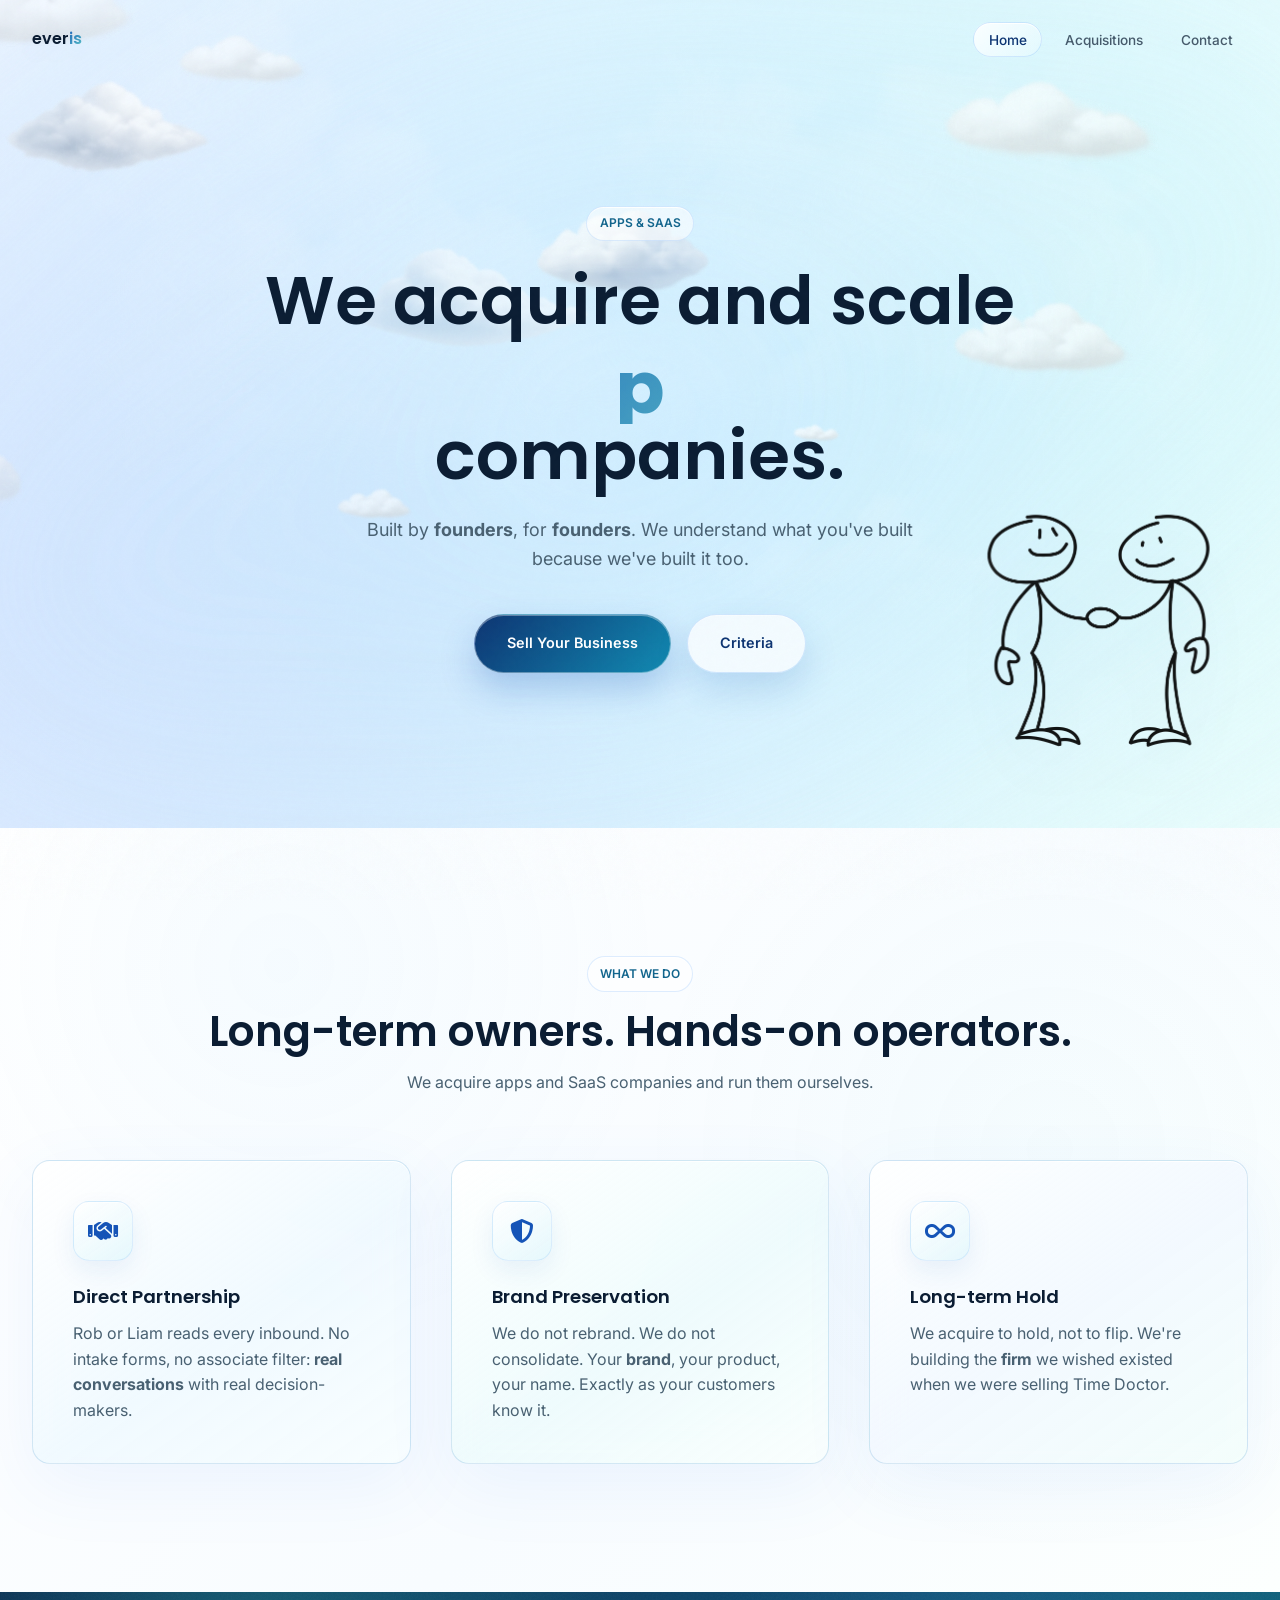
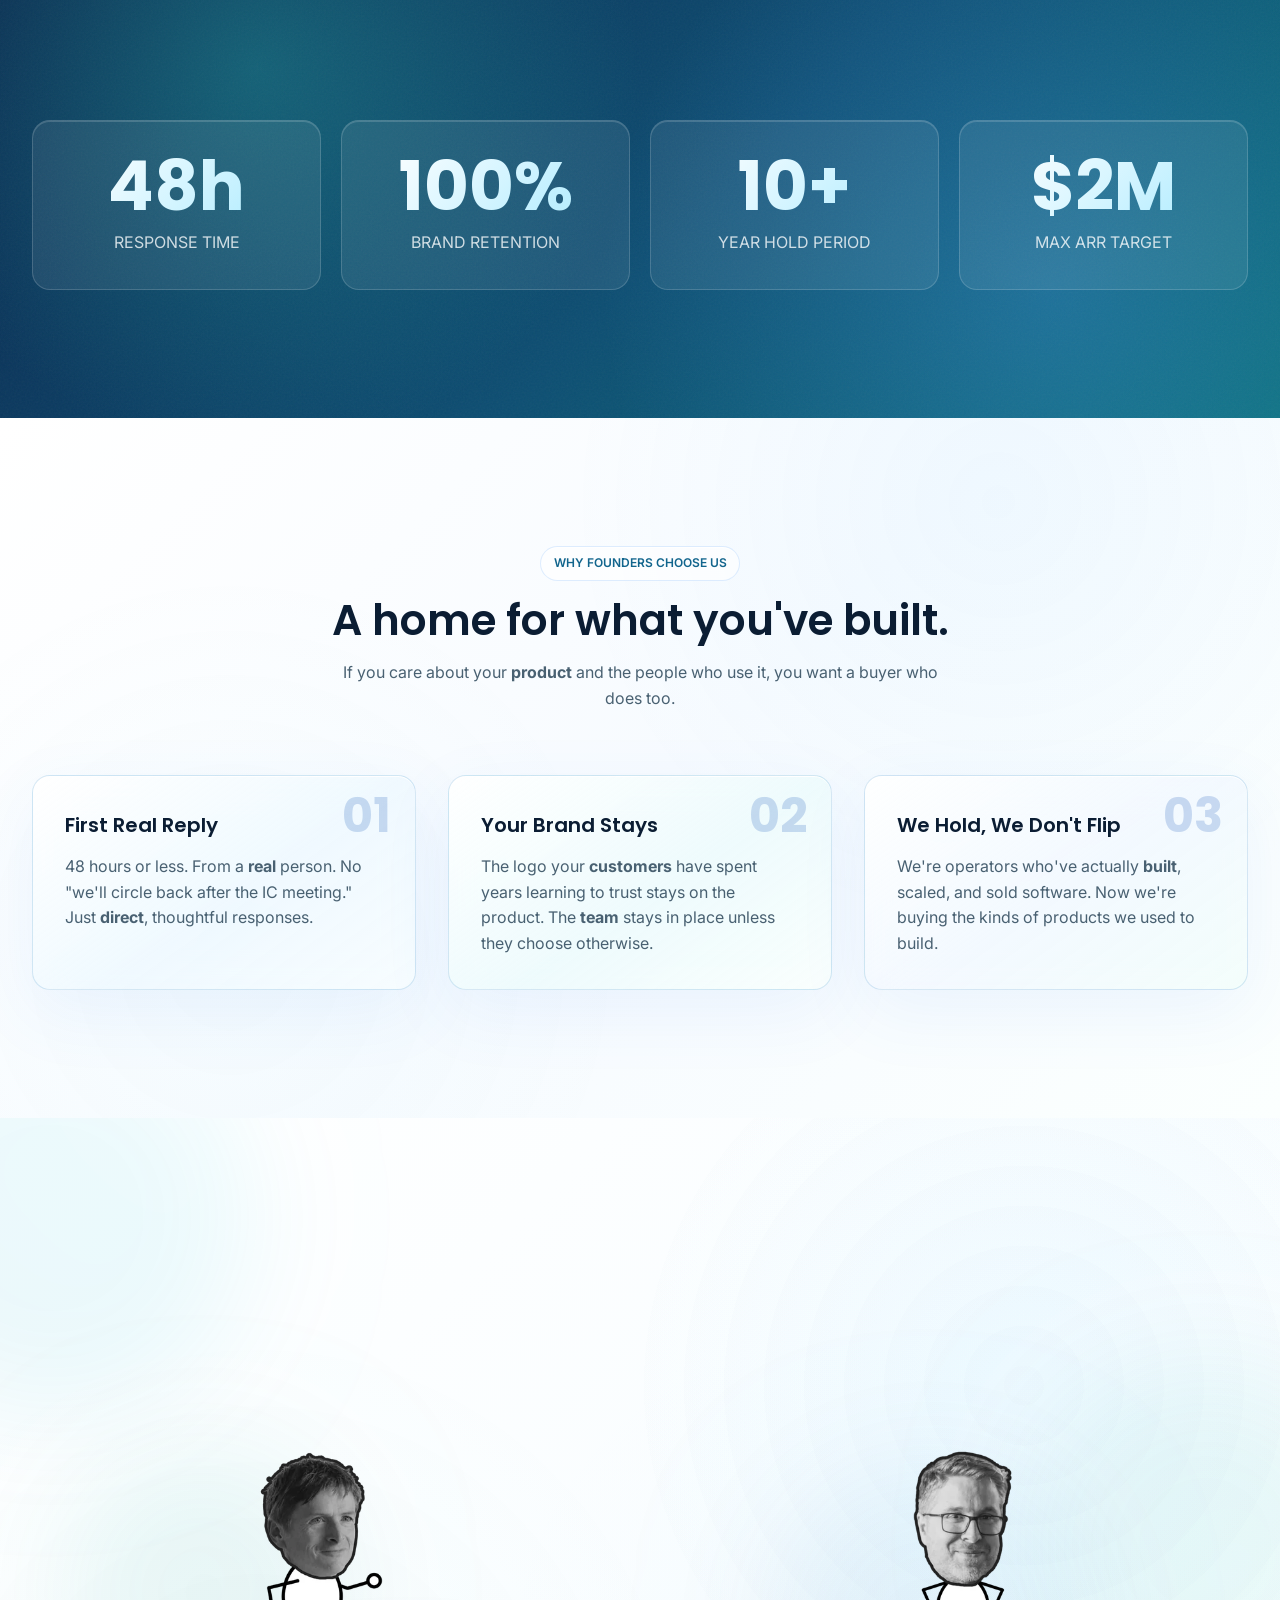
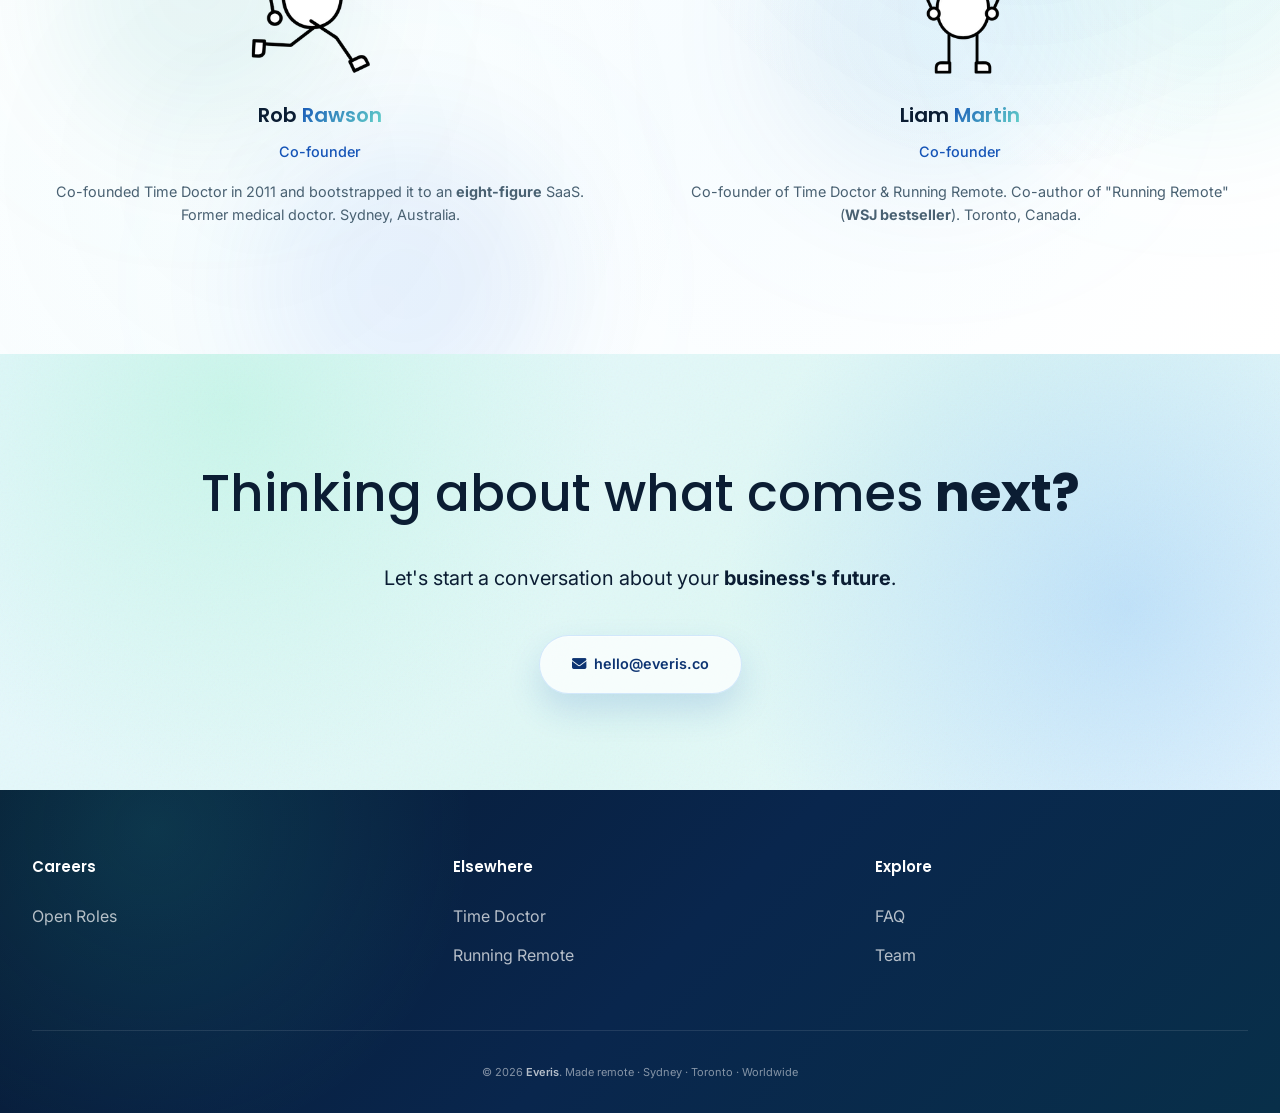
<file: index.html>
<!DOCTYPE html>
<html lang="en">
<head>
<meta charset="UTF-8" />
<meta name="viewport" content="width=device-width, initial-scale=1.0" />
<meta name="description" content="Everis acquires profitable apps and SaaS from founders ready for what's next." />
<meta property="og:title" content="Everis" />
<meta property="og:description" content="We acquire and grow exceptional SaaS companies. From founder-led innovation to enterprise-grade growth." />
<title>Everis. Acquirer of apps and SaaS businesses.</title>
<link rel="icon" type="image/svg+xml" href="favicon.svg" />
<link rel="preconnect" href="https://fonts.googleapis.com" />
<link rel="preconnect" href="https://fonts.gstatic.com" crossorigin />
<link href="https://fonts.googleapis.com/css2?family=Poppins:wght@300;400;500;600;700;800&family=Inter:wght@300;400;500;600&display=swap" rel="stylesheet" />
<link rel="stylesheet" href="https://cdnjs.cloudflare.com/ajax/libs/font-awesome/6.4.0/css/all.min.css" />
<style>
:root {
  --primary: #1e40af;
  --primary-light: #3b82f6;
  --primary-dark: #1e3a8a;
  --secondary: #2563eb;
  --secondary-light: #60a5fa;
  --accent: #60a5fa;
  --bg-hero: #f8fafc;
  --bg-light: #FFFFFF;
  --bg-soft: #f1f5f9;
  --bg-gradient: linear-gradient(135deg, #eff6ff 0%, #f8fafc 50%, #f0f9ff 100%);
  --text-primary: #0F172A;
  --text-secondary: #475569;
  --text-muted: #94A3B8;
  --border: #E2E8F0;
  --shadow-sm: 0 1px 2px rgba(0,0,0,0.05);
  --shadow-md: 0 4px 6px -1px rgba(0,0,0,0.1);
  --shadow-lg: 0 10px 15px -3px rgba(0,0,0,0.1);
  --shadow-xl: 0 20px 25px -5px rgba(0,0,0,0.1);
  --font-heading: 'Poppins', sans-serif;
  --font-body: 'Inter', sans-serif;
  --nav-h: 70px;
  --container: 1280px;
}

*, *::before, *::after {
  box-sizing: border-box;
  margin: 0;
  padding: 0;
}

html {
  scroll-behavior: smooth;
  -webkit-font-smoothing: antialiased;
  -moz-osx-font-smoothing: grayscale;
  text-rendering: optimizeLegibility;
}

body {
  font-family: var(--font-body);
  font-size: 16px;
  line-height: 1.7;
  color: var(--text-primary);
  background: var(--bg-light);
  overflow-x: hidden;
}

/* Scrollbar Styling */
::-webkit-scrollbar {
  width: 8px;
}

::-webkit-scrollbar-track {
  background: rgba(226, 232, 240, 0.3);
}

::-webkit-scrollbar-thumb {
  background: linear-gradient(45deg, var(--primary), var(--secondary), var(--accent));
  border-radius: 4px;
}

::-webkit-scrollbar-thumb:hover {
  background: linear-gradient(45deg, var(--primary-dark), var(--primary), var(--secondary));
}

/* Animated Gradient Backgrounds */
.gradient-animated {
  background: linear-gradient(-45deg, #E0F2FE, #F0FDFA, #F5F3FF, #E0E7FF);
  background-size: 400% 400%;
  animation: gradientShift 15s ease infinite;
}

@keyframes gradientShift {
  0% { background-position: 0% 50%; }
  50% { background-position: 100% 50%; }
  100% { background-position: 0% 50%; }
}

/* Scroll Progress */
.scroll-progress {
  position: fixed;
  top: 0;
  left: 0;
  height: 3px;
  background: linear-gradient(90deg, var(--primary), var(--secondary), var(--accent));
  width: 100%;
  z-index: 9999;
  transform: scaleX(0);
  transform-origin: left center;
  transition: transform 0.1s linear;
  box-shadow: 0 0 20px rgba(14, 165, 233, 0.5);
}

/* Navigation */
nav {
  position: fixed;
  top: 0;
  left: 0;
  right: 0;
  height: var(--nav-h);
  z-index: 10000;
  transition: all 0.3s ease;
  background: #f8fafc;
  backdrop-filter: none;
  -webkit-backdrop-filter: none;
  border-bottom: none;
}

nav.scrolled {
  background: var(--bg-hero);
  box-shadow: none;
}

nav .container {
  max-width: var(--container);
  margin: 0 auto;
  padding: 0 2rem;
  height: 100%;
  display: flex;
  align-items: center;
  justify-content: space-between;
}

.logo {
  font-family: var(--font-heading);
  font-weight: 600;
  font-size: 1.25rem;
  color: var(--text-primary);
  text-decoration: none;
  display: flex;
  align-items: center;
  gap: 0.5rem;
  transition: transform 0.3s ease;
}

.logo:hover {
  transform: scale(1.02);
}

.nav-links {
  display: flex;
  align-items: center;
  gap: 2.5rem;
  list-style: none;
}

.nav-links a {
  font-family: var(--font-body);
  font-size: 0.85rem;
  font-weight: 500;
  color: var(--text-secondary);
  text-decoration: none;
  position: relative;
  transition: all 0.3s ease;
}

.nav-links a {
  padding: 0.5rem 1rem;
  border-radius: 8px;
  transition: all 0.3s ease;
}

.nav-links a:hover {
  color: var(--primary);
  background: rgba(14, 165, 233, 0.1);
}

.nav-links a.active {
  color: var(--primary);
}

.nav-cta {
  background: linear-gradient(-45deg, #70b5e7, #3b82f6, #60a5fa, #70b5e7);
  background-size: 300% 300%;
  animation: gradientShift 5s ease infinite;
  color: #ffffff;
  padding: 0.6rem 1.25rem;
  border-radius: 50px;
  font-weight: 600;
  display: flex;
  align-items: center;
  gap: 0.5rem;
  transition: all 0.3s ease;
  box-shadow: 0 4px 15px rgba(14, 165, 233, 0.3);
  font-size: 0.8rem;
}

.nav-cta:hover {
  transform: translateY(-2px);
  box-shadow: 0 8px 25px rgba(14, 165, 233, 0.4);
}

.nav-cta i {
  transition: transform 0.3s ease;
}

.nav-cta:hover i {
  transform: translateX(3px);
}

.mobile-toggle {
  display: none;
  background: none;
  border: none;
  font-size: 1.5rem;
  color: var(--text-primary);
  cursor: pointer;
}

/* Hero Section */
.hero {
  min-height: 100vh;
  display: flex;
  align-items: center;
  background: var(--bg-hero);
  position: relative;
  overflow: hidden;
  padding-top: var(--nav-h);
  padding-bottom: 3rem;
}

.hero-bg {
  position: absolute;
  inset: -50%;
  z-index: 0;

  background:
    radial-gradient(circle at 30% 60%, rgba(200, 220, 255, 0.8), transparent 45%),
    radial-gradient(circle at 50% 50%, rgba(200, 240, 250, 0.75), transparent 50%),
    radial-gradient(circle at 70% 40%, rgba(220, 250, 250, 0.7), transparent 55%);

  filter: blur(90px) saturate(1.15);
  opacity: 0.9;

  transform: translate3d(0,0,0) scale(1.1);
  transition: transform 0.25s ease-out;
}

/* Premium Atmospheric Cloud System */
.clouds-container {
  position: absolute;
  top: -20%;
  left: 0;
  right: 0;
  bottom: 0;
  pointer-events: none;
  overflow: hidden;
  z-index: 5;
}

.cloud-layer {
  position: absolute;
  width: 100%;
  height: 100%;
}

.cloud {
  position: absolute;
  background-size: contain;
  background-repeat: no-repeat;
  background-position: center;
  filter: blur(1px);
  transition: transform 0.3s ease;
  box-shadow: none;
}

/* Background Haze Layer */
.cloud-layer-1 {
  z-index: 5;
}

.cloud-layer-1 .cloud-1 {
  width: 100vw;
  height: 100vh;
  top: 0;
  left: 0;
  background-image: url('clouds/background cloud make low opacity.png');
  opacity: 0.154;
  animation: cloud-1-1 65s linear infinite;
}

/* Wispy Horizontal Clouds */
.cloud-layer-2 {
  z-index: 10;
}

.cloud-layer-2 .cloud-1 {
  width: 450px;
  height: 180px;
  top: 5%;
  left: -20%;
  background-image: url('clouds/cropped 2.png');
  opacity: 0.266;
  animation: cloud-2-1 58.5s linear infinite;
}

.cloud-layer-2 .cloud-2 {
  width: 250px;
  height: 100px;
  top: 18%;
  left: 10%;
  background-image: url('clouds/cropped 4.png');
  opacity: 0.298;
  animation: cloud-2-2 61.75s linear infinite;
  z-index: 600;
}

.cloud-layer-2 .cloud-3 {
  width: 280px;
  height: 110px;
  top: 2%;
  left: 40%;
  background-image: url('clouds/cropped 6.png');
  opacity: 0.338;
  animation: cloud-2-3 55.25s linear infinite;
}

.cloud-layer-2 .cloud-4 {
  width: 320px;
  height: 130px;
  top: 22%;
  left: 70%;
  background-image: url('clouds/cropped 8.png');
  opacity: 0.37;
  animation: cloud-2-4 52s linear infinite;
}

/* Duplicate clouds for continuous coverage */
.cloud-layer-2 .cloud-1-duplicate {
  width: 450px;
  height: 180px;
  top: 5%;
  left: -20%;
  background-image: url('clouds/cropped 2.png');
  opacity: 0.266;
  animation: cloud-2-1 58.5s linear infinite;
  animation-delay: 29.25s;
}

.cloud-layer-2 .cloud-2-duplicate {
  width: 250px;
  height: 100px;
  top: 18%;
  left: 10%;
  background-image: url('clouds/cropped 4.png');
  opacity: 0.298;
  animation: cloud-2-2 61.75s linear infinite;
  animation-delay: 30.875s;
  z-index: 600;
}

.cloud-layer-2 .cloud-3-duplicate {
  width: 280px;
  height: 110px;
  top: 2%;
  left: 40%;
  background-image: url('clouds/cropped 6.png');
  opacity: 0.338;
  animation: cloud-2-3 55.25s linear infinite;
  animation-delay: 27.625s;
}

.cloud-layer-2 .cloud-4-duplicate {
  width: 320px;
  height: 130px;
  top: 22%;
  left: 70%;
  background-image: url('clouds/cropped 8.png');
  opacity: 0.37;
  animation: cloud-2-4 52s linear infinite;
  animation-delay: 26s;
}

/* Midground Clouds */
.cloud-layer-3 {
  z-index: 15;
}

.cloud-layer-3 .cloud-1 {
  width: 600px;
  height: 240px;
  top: 18%;
  left: -15%;
  background-image: url('clouds/cropped 11 grey blue shadow.png');
  opacity: 0.418;
  animation: cloud-3-1 48.75s linear infinite;
}

.cloud-layer-3 .cloud-2 {
  width: 350px;
  height: 140px;
  top: 35%;
  left: 35%;
  background-image: url('clouds/cropped blue shadow 9.png');
  opacity: 0.418;
  animation: cloud-3-2 52s linear infinite;
}

.cloud-layer-3 .cloud-3 {
  width: 280px;
  height: 112px;
  top: 45%;
  left: 70%;
  background-image: url('clouds/cropped 7.png');
  opacity: 0.362;
  animation: cloud-3-3 50.375s linear infinite;
}

/* Duplicate clouds for continuous coverage */
.cloud-layer-3 .cloud-1-duplicate {
  width: 600px;
  height: 240px;
  top: 18%;
  left: -15%;
  background-image: url('clouds/cropped 11 grey blue shadow.png');
  opacity: 0.418;
  animation: cloud-3-1 48.75s linear infinite;
  animation-delay: 24.375s;
}

.cloud-layer-3 .cloud-2-duplicate {
  width: 350px;
  height: 140px;
  top: 35%;
  left: 35%;
  background-image: url('clouds/cropped blue shadow 9.png');
  opacity: 0.418;
  animation: cloud-3-2 52s linear infinite;
  animation-delay: 26s;
}

.cloud-layer-3 .cloud-3-duplicate {
  width: 280px;
  height: 112px;
  top: 45%;
  left: 70%;
  background-image: url('clouds/cropped 7.png');
  opacity: 0.362;
  animation: cloud-3-3 50.375s linear infinite;
  animation-delay: 25.1875s;
}

/* Main Hero Cloud */
.cloud-layer-4 {
  z-index: 18;
}

.cloud-layer-4 .cloud-1 {
  width: 450px;
  height: 180px;
  top: 38%;
  left: 20%;
  background-image: url('clouds/cropped 12 blue shadow.png');
  opacity: 0.474;
  animation: cloud-4-1 45.5s linear infinite;
}

/* Tiny Accent Wisps - Front Layer */
.cloud-layer-5 {
  z-index: 500;
}

.cloud-layer-5 .cloud-1 {
  width: 450px;
  height: 180px;
  top: 55%;
  left: -25%;
  background-image: url('clouds/clouds mini cluster.png');
  opacity: 0.346;
  animation: cloud-5-1 39s linear infinite;
}

.cloud-layer-5 .cloud-2 {
  width: 120px;
  height: 50px;
  top: 65%;
  left: 25%;
  background-image: url('clouds/cropped 3.png');
  opacity: 0.354;
  animation: cloud-5-2 42.25s linear infinite;
}

.cloud-layer-5 .cloud-3 {
  width: 100px;
  height: 40px;
  top: 58%;
  left: 60%;
  background-image: url('clouds/cropped 5.png');
  opacity: 0.418;
  animation: cloud-5-3 42.9s linear infinite;
}

/* Duplicate clouds for continuous coverage */
.cloud-layer-5 .cloud-1-duplicate {
  width: 450px;
  height: 180px;
  top: 55%;
  left: -25%;
  background-image: url('clouds/clouds mini cluster.png');
  opacity: 0.346;
  animation: cloud-5-1 39s linear infinite;
  animation-delay: 19.5s;
}

.cloud-layer-5 .cloud-2-duplicate {
  width: 120px;
  height: 50px;
  top: 65%;
  left: 25%;
  background-image: url('clouds/cropped 3.png');
  opacity: 0.354;
  animation: cloud-5-2 42.25s linear infinite;
  animation-delay: 21.125s;
}

.cloud-layer-5 .cloud-3-duplicate {
  width: 100px;
  height: 40px;
  top: 58%;
  left: 60%;
  background-image: url('clouds/cropped 5.png');
  opacity: 0.418;
  animation: cloud-5-3 42.9s linear infinite;
  animation-delay: 21.45s;
}

/* Custom Cloud Keyframes - Initial Screen Positions → Off-Screen Restart */
/* Custom Cloud Keyframes - Overlapping Seamless Flow */
@keyframes cloud-1-1 {
  0% {
    transform: translateX(0) translateY(0) scale(1);
  }
  100% {
    transform: translateX(120vw) translateY(0) scale(1);
  }
}

@keyframes cloud-2-1 {
  0% {
    transform: translateX(0) translateY(0) scale(1);
  }
  100% {
    transform: translateX(145vw) translateY(0) scale(1);
  }
}

@keyframes cloud-2-2 {
  0% {
    transform: translateX(0) translateY(0) scale(1);
  }
  100% {
    transform: translateX(135vw) translateY(0) scale(1);
  }
}

@keyframes cloud-2-3 {
  0% {
    transform: translateX(0) translateY(0) scale(1);
  }
  100% {
    transform: translateX(125vw) translateY(0) scale(1);
  }
}

@keyframes cloud-2-4 {
  0% {
    transform: translateX(0) translateY(0) scale(1);
  }
  100% {
    transform: translateX(115vw) translateY(0) scale(1);
  }
}

@keyframes cloud-3-1 {
  0% {
    transform: translateX(0) translateY(0) scale(1);
  }
  100% {
    transform: translateX(145vw) translateY(0) scale(1);
  }
}

@keyframes cloud-3-2 {
  0% {
    transform: translateX(0) translateY(0) scale(1);
  }
  100% {
    transform: translateX(120vw) translateY(0) scale(1);
  }
}

@keyframes cloud-3-3 {
  0% {
    transform: translateX(0) translateY(0) scale(1);
  }
  100% {
    transform: translateX(105vw) translateY(0) scale(1);
  }
}

@keyframes cloud-4-1 {
  0% {
    transform: translateX(0) translateY(0) scale(1);
  }
  100% {
    transform: translateX(135vw) translateY(0) scale(1);
  }
}

@keyframes cloud-5-1 {
  0% {
    transform: translateX(0) translateY(0) scale(1);
  }
  100% {
    transform: translateX(160vw) translateY(0) scale(1);
  }
}

@keyframes cloud-5-2 {
  0% {
    transform: translateX(0) translateY(0) scale(1);
  }
  100% {
    transform: translateX(140vw) translateY(0) scale(1);
  }
}

@keyframes cloud-5-3 {
  0% {
    transform: translateX(0) translateY(0) scale(1);
  }
  100% {
    transform: translateX(125vw) translateY(0) scale(1);
  }
}

@keyframes heroGlow {
  0% { opacity: 0.5; }
  100% { opacity: 1; }
}

/* Hero Doodles */
.hero-doodle {
  position: absolute;
  z-index: 1;
  pointer-events: none;
  opacity: 0.8;
}

.hero-doodle img {
  width: 300px;
  height: 300px;
  object-fit: contain;
}

.hero-doodle-right {
  right: 2rem;
  top: calc(50vh + 145px);
  transform: translateY(-50%);
}

.hero-doodle-left {
  left: 2rem;
  top: 50%;
  transform: translateY(-50%);
}

.hero .container {
  width: 90%;
  max-width: var(--container);
  margin: 0 auto;
  padding: 0 2rem;
  position: relative;
  display: flex;
  justify-content: center;
  align-items: center;
}

.hero-content {
  width: 100%;
  max-width: 800px;
  text-align: center;
  position: relative;
  z-index: 100;
}

.hero-sub-wrapper {
  width: 100%;
  text-align: center;
}

.hero-eyebrow {
  font-family: var(--font-body);
  font-size: 0.75rem;
  font-weight: 600;
  letter-spacing: 0.2em;
  text-transform: uppercase;
  color: var(--primary);
  margin-bottom: 1.5rem;
  display: inline-flex;
  align-items: center;
  gap: 0.75rem;
  opacity: 0;
  transform: translateY(20px);
  animation: fadeInUp 0.8s ease forwards;
}

.hero-eyebrow::before {
  content: '';
  width: 30px;
  height: 2px;
  background: linear-gradient(90deg, var(--primary), var(--secondary));
}

.hero-headline {
  font-family: var(--font-heading);
  font-size: clamp(2.5rem, 6vw, 4rem);
  font-weight: 500;
  line-height: 1.07;
  letter-spacing: -0.02em;
  color: var(--text-primary);
  margin-bottom: 1.5rem;
  opacity: 0;
  transform: translateY(30px);
  animation: fadeInUp 0.8s ease 0.2s forwards;
}

.hero-headline .highlight {
  background: linear-gradient(-45deg, var(--primary), var(--secondary), var(--accent), var(--primary));
  background-size: 300% 300%;
  -webkit-background-clip: text;
  -webkit-text-fill-color: transparent;
  background-clip: text;
  animation: gradientShift 5s ease infinite;
  font-weight: 700;
}

.hero-sub {
  font-size: 1.125rem;
  line-height: 1.6;
  color: var(--text-secondary);
  margin: 0 auto 2.5rem;
  max-width: 600px;
  opacity: 0;
  transform: translateY(30px);
  animation: fadeInUp 0.8s ease 0.4s forwards;
}

.hero-ctas {
  display: flex;
  gap: 1rem;
  flex-wrap: wrap;
  opacity: 0;
  transform: translateY(30px);
  animation: fadeInUp 0.8s ease 0.6s forwards;
  justify-content: center;
  margin-bottom: 1.5rem;
}

.btn {
  display: inline-flex;
  align-items: center;
  gap: 0.5rem;
  padding: 1rem 2rem;
  font-family: var(--font-body);
  font-size: 0.9rem;
  font-weight: 600;
  text-decoration: none;
  border-radius: 50px;
  transition: all 0.3s ease;
  cursor: pointer;
  border: none;
}

.btn-primary {
  background: linear-gradient(135deg, var(--primary), var(--primary-dark));
  color: white;
  box-shadow: 0 4px 15px rgba(30, 64, 175, 0.3);
}

.btn-primary:hover {
  transform: translateY(-2px) scale(1.02);
  box-shadow: 0 8px 25px rgba(30, 64, 175, 0.4);
}

.btn-secondary {
  background: white;
  color: var(--text-primary);
  border: 2px solid var(--border);
}

.btn-secondary:hover {
  border-color: var(--primary);
  color: var(--primary);
  transform: translateY(-2px) scale(1.02);
}

.btn i {
  transition: transform 0.3s ease;
}

.btn:hover i {
  transform: translateX(4px);
}

/* Floating Elements */
.floating-shapes {
  position: absolute;
  top: 0;
  left: 0;
  right: 0;
  bottom: 0;
  pointer-events: none;
  overflow: hidden;
}

.shape {
  position: absolute;
  border-radius: 50%;
  opacity: 0.1;
  animation: float 20s ease-in-out infinite;
}

.shape-1 {
  width: 400px;
  height: 400px;
  background: var(--primary);
  top: 10%;
  right: -10%;
  animation-delay: 0s;
}

.shape-2 {
  width: 300px;
  height: 300px;
  background: var(--secondary);
  bottom: 20%;
  right: 20%;
  animation-delay: -5s;
}

.shape-3 {
  width: 200px;
  height: 200px;
  background: var(--accent);
  top: 50%;
  left: -5%;
  animation-delay: -10s;
}

@keyframes float {
  0%, 100% { transform: translate(0, 0) rotate(0deg); }
}

/* Section Styles */
section {
  padding: 8rem 0;
  position: relative;
}

section .container {
  max-width: var(--container);
  margin: 0 auto;
  padding: 0 2rem;
}

.section-header {
  text-align: center;
  margin-bottom: 4rem;
  position: relative;
  z-index: 10;
}

.section-label {
  font-family: var(--font-body);
  font-size: 0.75rem;
  font-weight: 600;
  letter-spacing: 0.2em;
  text-transform: uppercase;
  color: var(--primary);
  margin-bottom: 1rem;
  display: inline-block;
}

.section-title {
  font-family: var(--font-heading);
  font-size: clamp(1.75rem, 4vw, 2.75rem);
  font-weight: 500;
  line-height: 1.1;
  letter-spacing: -0.01em;
  color: var(--text-primary);
  margin-bottom: 1rem;
}

.section-subtitle {
  font-size: 1rem;
  line-height: 1.6;
  color: var(--text-secondary);
  max-width: 600px;
  margin: 0 auto;
}

/* Text Walk Effect */
.text-walk {
  display: inline;
  transition: all 0.5s cubic-bezier(0.4, 0, 0.2, 1);
}

.text-walk.active {
  font-size: 1.3em;
  background: linear-gradient(-45deg, var(--primary-dark), var(--primary), var(--secondary), var(--primary-dark));
  background-size: 300% 300%;
  -webkit-background-clip: text;
  -webkit-text-fill-color: transparent;
  background-clip: text;
  animation: gradientShift 8s ease infinite;
  font-weight: 700;
}

.text-walk.typewriter {
  display: inline-block;
  width: 14ch;
  font-size: calc(1em + 4px);
  font-weight: 700;
  text-align: center;
  background: linear-gradient(-45deg, var(--primary), var(--secondary), var(--accent), var(--primary));
  background-size: 300% 300%;
  -webkit-background-clip: text;
  -webkit-text-fill-color: transparent;
  background-clip: text;
  animation: gradientShift 8s ease infinite;
}

/* Text Gradient for emphasis */
.text-gradient {
  font-weight: 600;
  background: linear-gradient(-45deg, var(--primary), var(--secondary), var(--accent), var(--primary));
  background-size: 300% 300%;
  -webkit-background-clip: text;
  -webkit-text-fill-color: transparent;
  background-clip: text;
  animation: gradientShift 5s ease infinite;
}

.is-in-everis-gradient {
  font-weight: 600;
  color: rgba(255, 255, 255, 0.7);
}

.is-in-everis-gradient::before {
  content: '';
  position: absolute;
  left: -2px;
  top: 50%;
  transform: translateY(-50%);
  width: 1px;
  height: 80%;
  background: linear-gradient(to bottom, transparent, var(--accent));
  opacity: 0.6;
}

.hero-animated-wrapper {
  display: block;
  position: relative;
  height: 1em;
  overflow: visible;
  width: 100%;
}

.hero-animated-line {
  display: flex;
  justify-content: center;
  align-items: center;
  width: 14ch;
  margin: 0 auto;
  white-space: nowrap;
  line-height: 1;
}

.text-walk.typewriter {
  display: inline-block;
  text-align: center;
  width: 100%;
}

.companies-text {
  display: block;
  text-align: center;
}

.hero-headline-top {
  display: block;
  text-align: center;
  margin-bottom: 0.2em;
}

.text-walk.typewriter {
  display: inline-block;
  width: 14ch;
  text-align: center;
}
.what-we-do {
  background: white;
}

.what-we-do-grid {
  display: grid;
  grid-template-columns: repeat(auto-fit, minmax(350px, 1fr));
  gap: 2.5rem;
}

.feature-card {
  background: var(--bg-soft);
  padding: 2.5rem;
  border-radius: 20px;
  transition: all 0.4s ease;
  border: 1px solid var(--border);
  position: relative;
  overflow: hidden;
}

.feature-card::before {
  content: '';
  position: absolute;
  top: 0;
  left: 0;
  right: 0;
  height: 4px;
  background: linear-gradient(90deg, var(--primary), var(--secondary));
  transform: scaleX(0);
  transition: transform 0.4s ease;
  animation: atmospheric-drift-1 20s linear infinite;
}

.feature-card:hover {
  transform: translateY(-8px);
  box-shadow: 0 20px 40px rgba(30, 64, 175, 0.15);
}

.feature-card:hover::before {
  transform: scaleX(1);
}

.feature-icon {
  width: 60px;
  height: 60px;
  background: linear-gradient(135deg, var(--primary), var(--secondary));
  border-radius: 16px;
  display: flex;
  align-items: center;
  justify-content: center;
  margin-bottom: 1.5rem;
  font-size: 1.5rem;
  color: white;
}

.feature-title {
  font-family: var(--font-heading);
  font-size: 1.15rem;
  font-weight: 600;
  line-height: 1.3;
  margin-bottom: 0.75rem;
  color: var(--text-primary);
}

.feature-desc {
  color: var(--text-secondary);
  line-height: 1.6;
}

/* Stats Section */
.stats {
  background: linear-gradient(135deg, #0F172A 0%, #1E293B 100%);
  color: white;
  position: relative;
  overflow: hidden;
}

.stats::before {
  content: '';
  position: absolute;
  top: 0;
  left: 0;
  right: 0;
  bottom: 0;
  background: url("data:image/svg+xml,%3Csvg viewBox='0 0 256 256' xmlns='http://www.w3.org/2000/svg'%3E%3Cfilter id='noise'%3E%3CfeTurbulence type='fractalNoise' baseFrequency='0.9' numOctaves='4' stitchTiles='stitch'/%3E%3C/filter%3E%3Crect width='100%25' height='100%25' filter='url(%23noise)'/%3E%3C/svg%3E");
  opacity: 0.05;
}

.stats-grid {
  display: grid;
  grid-template-columns: repeat(auto-fit, minmax(200px, 1fr));
  gap: 3rem;
  text-align: center;
  position: relative;
  z-index: 2;
}

.stat-number {
  font-family: var(--font-heading);
  font-size: clamp(3rem, 6vw, 4.5rem);
  font-weight: 700;
  background: linear-gradient(-45deg, var(--primary-light), var(--secondary-light), var(--accent), var(--primary-light));
  background-size: 300% 300%;
  -webkit-background-clip: text;
  -webkit-text-fill-color: transparent;
  background-clip: text;
  animation: gradientShift 5s ease infinite;
  margin-bottom: 0.5rem;
  line-height: 1;
}

.stat-label {
  font-size: 1rem;
  color: rgba(255, 255, 255, 0.7);
  text-transform: uppercase;
  letter-spacing: 0.1em;
}

/* Why Choose Us */
.why-choose {
  background: var(--bg-gradient);
}

.why-grid {
  display: grid;
  grid-template-columns: repeat(auto-fit, minmax(350px, 1fr));
  gap: 2rem;
}

.why-card {
  background: white;
  padding: 2rem;
  border-radius: 20px;
  box-shadow: var(--shadow-lg);
  transition: all 0.4s ease;
  position: relative;
}

.why-card:hover {
  transform: translateY(-8px);
  box-shadow: var(--shadow-xl);
}

.why-number {
  font-family: var(--font-heading);
  font-size: 3rem;
  font-weight: 700;
  color: var(--primary);
  opacity: 0.2;
  position: absolute;
  top: 1rem;
  right: 1.5rem;
  line-height: 1;
}

.why-title {
  font-family: var(--font-heading);
  font-size: 1.25rem;
  font-weight: 600;
  margin-bottom: 0.75rem;
  color: var(--text-primary);
  position: relative;
  z-index: 1;
}

.why-desc {
  color: var(--text-secondary);
  line-height: 1.6;
  position: relative;
  z-index: 1;
}

/* Founders Section */
.founders {
  background: white;
  position: relative;
  overflow: hidden;
}

.founders::before {
  content: '';
  position: absolute;
  top: 0;
  left: 0;
  right: 0;
  bottom: 0;
  background:
    radial-gradient(circle at 80% 32%, rgba(83, 190, 255, 0.04), transparent 25rem),
    radial-gradient(circle at 20% 78%, rgba(103, 215, 202, 0.03), transparent 28rem),
    radial-gradient(circle at 65% 65%, rgba(147, 197, 253, 0.02), transparent 22rem);
  pointer-events: none;
  z-index: 1;
}

/* Liquid Morph Background */
.liquid-morph {
  position: absolute;
  top: 0;
  left: 0;
  right: 0;
  bottom: 0;
  pointer-events: none;
  z-index: 2;
  overflow: hidden;
}

.liquid-blob {
  position: absolute;
  border-radius: 50%;
  filter: blur(60px);
  opacity: 0.08;
  mix-blend-mode: multiply;
}

.blob-1 {
  width: 400px;
  height: 400px;
  background: linear-gradient(45deg, #0891b2, #06b6d4, #22d3ee);
  top: -100px;
  left: -150px;
  animation: morph-1 20s ease-in-out infinite;
}

.blob-2 {
  width: 350px;
  height: 350px;
  background: linear-gradient(135deg, #0d9488, #14b8a6, #2dd4bf);
  top: 30%;
  right: -100px;
  animation: morph-2 25s ease-in-out infinite;
}

.blob-3 {
  width: 300px;
  height: 300px;
  background: linear-gradient(225deg, #1e40af, #2563eb, #3b82f6);
  bottom: -80px;
  left: 20%;
  animation: morph-3 22s ease-in-out infinite;
}

.blob-4 {
  width: 280px;
  height: 280px;
  background: linear-gradient(315deg, #0f766e, #0d9488, #14b8a6);
  top: 40%;
  left: 5%;
  animation: morph-4 28s ease-in-out infinite;
}

.blob-5 {
  width: 320px;
  height: 320px;
  background: linear-gradient(90deg, #0369a1, #0284c7, #0ea5e9);
  bottom: 20%;
  right: 15%;
  animation: morph-5 24s ease-in-out infinite;
}

@keyframes morph-1 {
  0%, 100% { 
    border-radius: 50% 40% 60% 30%;
    transform: translate(0, 0) rotate(0deg) scale(1);
  }
  25% { 
    border-radius: 30% 60% 40% 50%;
    transform: translate(80px, -60px) rotate(90deg) scale(1.1);
  }
  50% { 
    border-radius: 60% 30% 50% 40%;
    transform: translate(120px, 80px) rotate(180deg) scale(0.9);
  }
  75% { 
    border-radius: 40% 50% 30% 60%;
    transform: translate(40px, 120px) rotate(270deg) scale(1.05);
  }
}

@keyframes morph-2 {
  0%, 100% { 
    border-radius: 45% 55% 35% 65%;
    transform: translate(0, 0) rotate(0deg) scale(1);
  }
  33% { 
    border-radius: 65% 35% 55% 45%;
    transform: translate(-100px, 70px) rotate(120deg) scale(1.15);
  }
  66% { 
    border-radius: 35% 65% 45% 55%;
    transform: translate(-80px, -90px) rotate(240deg) scale(0.85);
  }
}

@keyframes morph-3 {
  0%, 100% { 
    border-radius: 55% 45% 65% 35%;
    transform: translate(0, 0) rotate(0deg) scale(1);
  }
  40% { 
    border-radius: 35% 65% 45% 55%;
    transform: translate(-70px, -80px) rotate(144deg) scale(1.08);
  }
  80% { 
    border-radius: 65% 35% 55% 45%;
    transform: translate(90px, -70px) rotate(288deg) scale(0.92);
  }
}

@keyframes morph-4 {
  0%, 100% { 
    border-radius: 40% 60% 50% 50%;
    transform: translate(0, 0) rotate(0deg) scale(1);
  }
  25% { 
    border-radius: 60% 40% 50% 50%;
    transform: translate(60px, 90px) rotate(90deg) scale(1.12);
  }
  50% { 
    border-radius: 50% 50% 40% 60%;
    transform: translate(80px, 50px) rotate(180deg) scale(0.88);
  }
  75% { 
    border-radius: 50% 50% 60% 40%;
    transform: translate(30px, 70px) rotate(270deg) scale(1.06);
  }
}

@keyframes morph-5 {
  0%, 100% { 
    border-radius: 50% 50% 50% 50%;
    transform: translate(0, 0) rotate(0deg) scale(1);
  }
  30% { 
    border-radius: 60% 40% 60% 40%;
    transform: translate(-90px, 60px) rotate(108deg) scale(1.1);
  }
  60% { 
    border-radius: 40% 60% 40% 60%;
    transform: translate(-60px, -80px) rotate(216deg) scale(0.9);
  }
  90% { 
    border-radius: 60% 40% 60% 40%;
    transform: translate(70px, -50px) rotate(324deg) scale(1.05);
  }
}

.founders-grid {
  display: grid;
  grid-template-columns: repeat(auto-fit, minmax(350px, 1fr));
  gap: 4rem;
  position: relative;
  z-index: 10;
}

.founder-card {
  text-align: center;
  overflow: visible;
}

.founder-image {
  width: 168px;
  height: 224px;
  margin: 0 auto 1.5rem;
  display: flex;
  align-items: center;
  justify-content: center;
}

.founder-image img {
  width: 100%;
  height: 100%;
  object-fit: cover;
}

.founder-name {
  font-family: var(--font-heading);
  font-size: 1.25rem;
  font-weight: 600;
  margin-bottom: 0.5rem;
  color: var(--text-primary);
}

.founder-role {
  color: var(--primary);
  font-weight: 500;
  margin-bottom: 1rem;
  font-size: 0.9rem;
}

.founder-bio {
  color: var(--text-secondary);
  line-height: 1.6;
  font-size: 0.9rem;
}

/* CTA Section */
.cta {
  background: #a5d8e8;
  color: #0F172A;
  text-align: center;
  position: relative;
  padding: 6rem 0 6rem;
}

.cta section {
  padding: 8rem 0 calc(8rem - 100px) !important;
}

.cta::before {
  content: '';
  position: absolute;
  top: 0;
  left: 0;
  right: 0;
  bottom: 0;
  background: url("data:image/svg+xml,%3Csvg viewBox='0 0 256 256' xmlns='http://www.w3.org/2000/svg'%3E%3Cfilter id='noise'%3E%3CfeTurbulence type='fractalNoise' baseFrequency='0.9' numOctaves='4' stitchTiles='stitch'/%3E%3C/filter%3E%3Crect width='100%25' height='100%25' filter='url(%23noise)'/%3E%3C/svg%3E");
  opacity: 0.05;
}

.cta-content {
  position: relative;
  z-index: 2;
}

.cta-title {
  font-family: var(--font-heading);
  font-size: clamp(2rem, 5vw, 3.5rem);
  font-weight: 700;
  margin-bottom: 1.5rem;
}

.cta-subtitle {
  font-size: 1.25rem;
  opacity: 0.9;
  margin-bottom: 2.5rem;
  max-width: 600px;
  margin-left: auto;
  margin-right: auto;
}

.cta .btn {
  background: white;
  color: var(--primary);
}

.cta .btn:hover {
  background: var(--bg-soft);
}

/* Footer */
footer {
  background: #0F172A;
  color: white;
  padding: 4rem 0 2rem;
}

footer .container {
  max-width: var(--container);
  margin: 0 auto;
  padding: 0 2rem;
}

.footer-grid {
  display: grid;
  grid-template-columns: repeat(auto-fit, minmax(200px, 1fr));
  gap: 3rem;
  margin-bottom: 3rem;
}

.footer-col h4 {
  font-family: var(--font-heading);
  font-size: 0.9375rem;
  font-weight: 600;
  margin-bottom: 1.5rem;
}

.footer-links {
  list-style: none;
}

.footer-links li {
  margin-bottom: 0.75rem;
}

.footer-links a {
  color: rgba(255, 255, 255, 0.7);
  text-decoration: none;
  transition: color 0.3s ease;
}

.footer-links a:hover {
  color: var(--primary-light);
}

.footer-bottom {
  border-top: 1px solid rgba(255, 255, 255, 0.1);
  padding-top: 2rem;
  text-align: center;
  color: rgba(255, 255, 255, 0.5);
  font-size: 0.6875rem;
}

/* Animations */
@keyframes fadeInUp {
  from {
    opacity: 0;
    transform: translateY(30px);
  }
  to {
    opacity: 1;
    transform: translateY(0);
  }
}

.reveal {
  opacity: 0;
  transform: translateY(40px);
  transition: all 0.8s cubic-bezier(0.4, 0, 0.2, 1);
}

.reveal.in-view {
  opacity: 1;
  transform: translateY(0);
}

/* Responsive */
@media (max-width: 768px) {
  .nav-links {
    display: none;
    position: absolute;
    top: var(--nav-h);
    left: 0;
    right: 0;
    background: white;
    flex-direction: column;
    padding: 2rem;
    box-shadow: var(--shadow-lg);
  }

  .nav-links.open {
    display: flex;
  }

  .mobile-toggle {
    display: block;
  }

  .hero-ctas {
    flex-direction: column;
  }

  .btn {
    width: 100%;
    justify-content: center;
  }

  section {
    padding: 4rem 0;
  }
}
/* Premium Design Direction */
:root {
  --primary: #1554b7;
  --primary-light: #78b7f4;
  --primary-dark: #0d3472;
  --secondary: #118ab2;
  --secondary-light: #a6e8f3;
  --accent: #67d7ca;
  --mint: #d7f7ed;
  --ice: #f7fcff;
  --glass: rgba(255, 255, 255, 0.66);
  --glass-strong: rgba(255, 255, 255, 0.84);
  --glass-border: rgba(75, 150, 205, 0.22);
  --premium-shadow: 0 22px 70px rgba(59, 130, 246, 0.08);
  --premium-shadow-hover: 0 30px 90px rgba(17, 138, 178, 0.2);
  --bg-hero: #f7fcff;
  --bg-light: #fbfdff;
  --bg-soft: #eef8fb;
  --bg-gradient: linear-gradient(135deg, #f8fcff 0%, #eef9ff 42%, #ecfff9 100%);
  --text-primary: #0b1d33;
  --text-secondary: #496172;
  --text-muted: #7894a6;
  --border: rgba(85, 146, 190, 0.18);
}

html {
  scrollbar-color: rgba(61, 139, 190, 0.45) rgba(232, 247, 252, 0.7);
}

body {
  background:
    radial-gradient(circle at 12% 8%, rgba(120, 183, 244, 0.08), transparent 28rem),
    radial-gradient(circle at 88% 18%, rgba(103, 215, 202, 0.07), transparent 28rem),
    var(--bg-light);
}

body::before {
  content: "";
  position: fixed;
  inset: 0;
  pointer-events: none;
  z-index: 9998;
  opacity: 0.028;
  background-image: url("data:image/svg+xml,%3Csvg viewBox='0 0 180 180' xmlns='http://www.w3.org/2000/svg'%3E%3Cfilter id='n'%3E%3CfeTurbulence type='fractalNoise' baseFrequency='0.82' numOctaves='3' stitchTiles='stitch'/%3E%3C/filter%3E%3Crect width='100%25' height='100%25' filter='url(%23n)' opacity='0.65'/%3E%3C/svg%3E");
}

* {
  letter-spacing: 0 !important;
}

::-webkit-scrollbar {
  width: 10px;
}

::-webkit-scrollbar-track {
  background: rgba(232, 247, 252, 0.72);
}

::-webkit-scrollbar-thumb {
  background: linear-gradient(180deg, rgba(79, 157, 247, 0.7), rgba(45, 212, 191, 0.65));
  border: 3px solid rgba(232, 247, 252, 0.72);
  border-radius: 999px;
}

::-webkit-scrollbar-thumb:hover {
  background: linear-gradient(180deg, rgba(21, 84, 183, 0.72), rgba(17, 138, 178, 0.72));
}

.scroll-progress {
  height: 2px;
  background: linear-gradient(90deg, rgba(21, 84, 183, 0.8), rgba(45, 212, 191, 0.9));
  box-shadow: 0 0 18px rgba(45, 212, 191, 0.25);
}

nav {
  background: transparent;
  border-bottom: 0;
  padding: 0.75rem 0;
}

nav .container {
  height: 54px;
  border: 0;
  border-radius: 999px;
  background: transparent;
  box-shadow: none;
  backdrop-filter: none;
  -webkit-backdrop-filter: none;
}

nav.scrolled {
  background: transparent;
}

nav.scrolled .container {
  background: transparent;
  box-shadow: none;
}

.logo-text {
  color: #0b1d33;
  text-shadow: 0 8px 24px rgba(21, 84, 183, 0.14);
}

.logo-gradient {
  display: inline-block;

  background: linear-gradient(
    -45deg,
    var(--primary),
    var(--secondary),
    var(--accent),
    var(--primary)
  );

  background-size: 300% 300%;
  animation: gradientShift 5s ease infinite;

  color: transparent !important;
  -webkit-text-fill-color: transparent !important;

  -webkit-background-clip: text;
  background-clip: text;
}

.logo {
  font-size: 1rem;
}

.nav-links {
  gap: 0.45rem;
}

.nav-links a {
  border: 1px solid transparent;
  border-radius: 999px;
  color: rgba(11, 29, 51, 0.72);
  padding: 0.55rem 0.9rem;
}

.nav-links a:hover {
  color: var(--primary-dark);
  background: rgba(255, 255, 255, 0.62);
  border-color: rgba(79, 157, 247, 0.18);
}

.nav-links a.active {
  color: var(--primary-dark);
  background: linear-gradient(135deg, rgba(255, 255, 255, 0.88), rgba(229, 250, 255, 0.68));
  border-color: rgba(79, 157, 247, 0.22);
  box-shadow: inset 0 1px 0 rgba(255, 255, 255, 0.9);
}

.nav-cta {
  color: #063255 !important;
  background: transparent;
  border: 1px solid transparent !important;
  box-shadow: none;
}

.nav-cta:hover {
  background: rgba(255, 255, 255, 0.62);
  box-shadow: none;
}

.nav-cta:hover i,
.btn:hover i,
.form-submit:hover i {
  transform: none;
}

.mobile-toggle {
  width: 42px;
  height: 42px;
  border-radius: 50%;
  background: rgba(255, 255, 255, 0.58);
  border: 1px solid rgba(79, 157, 247, 0.18);
}

.hero {
  min-height: 92vh;
  padding-top: calc(var(--nav-h) + 4.5rem - 20px);
  background:
    radial-gradient(circle at 72% 38%, rgba(120, 183, 244, 0.17), transparent 28rem),
    radial-gradient(circle at 28% 72%, rgba(103, 215, 202, 0.1), transparent 26rem),
    linear-gradient(140deg, #fbfdff 0%, #f3faff 52%, #f5fffc 100%);
  overflow: hidden;
}

.hero::before {
  background:
    linear-gradient(120deg, rgba(255,255,255,0.55), transparent 42%),
    radial-gradient(ellipse at 75% 78%, rgba(120, 183, 244, 0.1) 0%, transparent 62%),
    radial-gradient(ellipse at 18% 82%, rgba(103, 215, 202, 0.08) 0%, transparent 60%);
}

.hero::after {
  display: none;
}

.hero-eyebrow,
.section-label {
  color: #12658d;
  background: rgba(255, 255, 255, 0.58);
  border: 1px solid rgba(79, 157, 247, 0.18);
  border-radius: 999px;
  padding: 0.42rem 0.76rem;
  box-shadow: inset 0 1px 0 rgba(255, 255, 255, 0.86);
}

.hero-eyebrow::before {
  display: none;
}

.hero-headline,
.section-title {
  color: var(--text-primary);
  font-weight: 600;
  letter-spacing: 0;
}

.hero-headline {
  font-size: 4.25rem;
  max-width: 880px;
  margin-left: auto;
  margin-right: auto;
}

.section-title {
  font-size: 2.65rem;
}

.stat-number {
  font-size: 4.25rem;
}

.cta-title {
  font-size: 3.2rem;
}

.hero-sub,
.section-subtitle,
.feature-desc,
.why-desc,
.founder-bio,
.criteria-desc,
.process-desc,
.faq-answer p,
.contact-info-text,
.form-subtitle {
  color: var(--text-secondary);
}

.hero-doodle {
  opacity: 0.92;
  filter: drop-shadow(0 26px 42px rgba(21, 84, 183, 0.14));
}

.hero-doodle img {
  transform: scale(1.04);
}

section {
  overflow: hidden;
}

.what-we-do,
.criteria-section,
.contact-section {
  background:
    radial-gradient(circle at 22% 18%, rgba(83, 190, 255, 0.045), transparent 24rem),
    radial-gradient(circle at 82% 42%, rgba(129, 232, 226, 0.035), transparent 26rem),
    linear-gradient(135deg, #ffffff 0%, #f8fcff 58%, #fcfffe 100%);
}

.why-choose,
.process-section {
  background:
    radial-gradient(circle at 78% 12%, rgba(83, 190, 255, 0.05), transparent 27rem),
    radial-gradient(circle at 18% 78%, rgba(129, 232, 226, 0.035), transparent 25rem),
    linear-gradient(135deg, #ffffff 0%, #f7fbff 52%, #fbfffe 100%);
}

.founders,
.faq-section {
  background:
    radial-gradient(circle at 80% 32%, rgba(83, 190, 255, 0.04), transparent 25rem),
    linear-gradient(135deg, #ffffff 0%, #f9fdff 58%, #ffffff 100%);
}

.feature-card,
.why-card,
.founder-card,
.criteria-card,
.process-content,
.faq-item,
.contact-item,
.contact-form,
.routing-option label {
  background: linear-gradient(145deg, rgba(255, 255, 255, 0.84), rgba(234, 249, 255, 0.62) 52%, rgba(235, 255, 249, 0.58));
  border: 1px solid var(--glass-border);
  box-shadow: var(--premium-shadow), inset 0 1px 0 rgba(255, 255, 255, 0.9);
  backdrop-filter: blur(16px) saturate(1.18);
  -webkit-backdrop-filter: blur(16px) saturate(1.18);
}

.feature-card:nth-child(3n+1),
.why-card:nth-child(3n+1) {
  background: linear-gradient(145deg, rgba(255, 255, 255, 0.9), rgba(237, 248, 255, 0.74) 55%, rgba(247, 253, 255, 0.78));
}

.feature-card:nth-child(3n+2),
.why-card:nth-child(3n+2) {
  background: linear-gradient(145deg, rgba(255, 255, 255, 0.9), rgba(235, 251, 252, 0.72) 55%, rgba(249, 254, 253, 0.8));
}

.feature-card:nth-child(3n+3),
.why-card:nth-child(3n+3) {
  background: linear-gradient(145deg, rgba(255, 255, 255, 0.9), rgba(241, 247, 255, 0.72) 52%, rgba(240, 253, 250, 0.68));
}

.feature-card,
.criteria-card,
.why-card,
.process-content,
.contact-form {
  border-radius: 18px;
}

.feature-card::before,
.criteria-card::before {
  height: 100%;
  width: 3px;
  right: auto;
  background: linear-gradient(180deg, rgba(21, 84, 183, 0), rgba(79, 157, 247, 0.65), rgba(45, 212, 191, 0));
  transform: scaleY(0);
  transform-origin: top;
}

.feature-card:hover,
.criteria-card:hover,
.why-card:hover,
.process-content:hover,
.contact-item:hover,
.routing-option label:hover {
  transform: translateY(-5px);
  box-shadow: var(--premium-shadow-hover), inset 0 1px 0 rgba(255, 255, 255, 0.94);
}

.feature-card:hover::before,
.criteria-card:hover::before {
  transform: scaleY(1);
}

.feature-icon,
.criteria-icon,
.contact-item-icon {
  background:
    linear-gradient(145deg, rgba(255,255,255,0.92), rgba(226, 247, 252, 0.84));
  color: #1554b7;
  border: 1px solid rgba(120, 183, 244, 0.22);
  box-shadow: 0 10px 24px rgba(21, 84, 183, 0.08), inset 0 1px 0 rgba(255, 255, 255, 0.82);
}

.stats,
.revenue-section {
  background:
    radial-gradient(circle at 20% 18%, rgba(45, 212, 191, 0.28), transparent 24rem),
    radial-gradient(circle at 82% 70%, rgba(79, 157, 247, 0.28), transparent 28rem),
    linear-gradient(135deg, #09264d 0%, #0d4e72 54%, #0a6f79 100%);
}

.stats-grid {
  gap: 1.25rem;
}

.stat-item,
.revenue-content {
  background: rgba(255, 255, 255, 0.08);
  border: 1px solid rgba(255, 255, 255, 0.16);
  border-radius: 18px;
  padding: 2rem;
  box-shadow: inset 0 1px 0 rgba(255,255,255,0.16);
}

.stat-number,
.revenue-range {
  background: linear-gradient(135deg, #ffffff 0%, #bdefff 45%, #b8f4df 100%);
  background-size: 180% 180%;
  -webkit-background-clip: text;
  -webkit-text-fill-color: transparent;
  background-clip: text;
}

.stat-label,
.revenue-label,
.revenue-sub {
  color: rgba(255, 255, 255, 0.78);
}

.founder-card {
  padding: 0;
  border: 0;
  background: transparent;
  box-shadow: none;
  backdrop-filter: none;
  -webkit-backdrop-filter: none;
}

.founder-image {
  padding: 0;
  background: transparent;
  box-shadow: none;
}

.founder-image img {
  border-radius: 0;
  filter: none;
}

.cta {
  background:
    radial-gradient(circle at 18% 12%, rgba(184, 244, 223, 0.62), transparent 24rem),
    radial-gradient(circle at 88% 58%, rgba(79, 157, 247, 0.26), transparent 25rem),
    linear-gradient(135deg, #e8f8ff 0%, #dff8f5 58%, #eefbff 100%);
  color: var(--text-primary);
}

.cta-content {
  max-width: 900px;
  padding: 0 2rem;
  border-radius: 0;
  background: transparent;
  border: 0;
  box-shadow: none;
  backdrop-filter: none;
  -webkit-backdrop-filter: none;
}

.btn,
.form-submit {
  border-radius: 999px;
  border: 1px solid rgba(255, 255, 255, 0.48);
  box-shadow: 0 16px 34px rgba(21, 84, 183, 0.16), inset 0 1px 0 rgba(255,255,255,0.36);
}

.btn-primary,
.form-submit {
  background: linear-gradient(135deg, #0d3472 0%, #1554b7 46%, #118ab2 100%);
  color: #ffffff;
}

.btn-secondary,
.cta .btn {
  background: rgba(255,255,255,0.72);
  color: #0d3472;
  border: 1px solid rgba(79, 157, 247, 0.22);
}

.btn-primary:hover,
.btn-secondary:hover,
.form-submit:hover,
.cta .btn:hover {
  transform: translateY(-3px);
  box-shadow: 0 22px 48px rgba(17, 138, 178, 0.22), inset 0 1px 0 rgba(255,255,255,0.48);
}

footer {
  background:
    radial-gradient(circle at 12% 12%, rgba(45, 212, 191, 0.14), transparent 20rem),
    linear-gradient(135deg, #071a33 0%, #09264d 52%, #082f49 100%);
}

.footer-links a:hover {
  color: #b8f4df;
}

@media (max-width: 968px) {
  .hero-headline {
    font-size: 3.25rem;
  }

  .section-title {
    font-size: 2.2rem;
  }

  .stat-number {
    font-size: 3.4rem;
  }

  .cta-title {
    font-size: 2.6rem;
  }
}

@media (max-width: 768px) {
  nav {
    padding: 0.5rem 0;
  }

  nav .container {
    width: calc(100% - 1.25rem);
    padding: 0 0.7rem 0 1rem;
  }

  .nav-links {
    background: rgba(255,255,255,0.9);
    border: 1px solid rgba(79, 157, 247, 0.18);
    border-radius: 22px;
    backdrop-filter: blur(18px);
    -webkit-backdrop-filter: blur(18px);
  }

  .hero {
    min-height: 86vh;
    padding-top: calc(var(--nav-h) + 3rem - 20px);
  }

  .hero-headline {
    font-size: 2.55rem;
  }

  .section-title {
    font-size: 1.9rem;
  }

  .stat-number {
    font-size: 2.8rem;
  }

  .cta-title {
    font-size: 2.1rem;
  }
}

@media (prefers-reduced-motion: reduce) {
  *,
  *::before,
  *::after {
    animation-duration: 0.01ms !important;
    animation-iteration-count: 1 !important;
    scroll-behavior: auto !important;
    transition-duration: 0.01ms !important;
  }
}

.sell-cta {
  background: linear-gradient(-45deg, #0d3472, #1554b7, #118ab2, #0d3472);
  background-size: 300% 300%;
  animation: gradientShift 5s ease infinite;

  color: #ffffff;
  border: 1px solid rgba(255, 255, 255, 0.35);
  border-radius: 999px;

  box-shadow: 0 16px 34px rgba(21, 84, 183, 0.25), inset 0 1px 0 rgba(255,255,255,0.35);
}
</style>
</head>
<body>
<div class="scroll-progress" id="scrollProgress"></div>

<nav id="navbar">
  <div class="container">
    <a href="https://moeessah.github.io/everis/" class="logo" rel="noopener noreferrer">
  <span class="logo-text">
    ever<span class="logo-gradient">is</span>
  </span>
</a>
    <ul class="nav-links" id="navLinks">
      <li><a href="index.html" class="active">Home</a></li>
      <li><a href="acquisitions.html">Acquisitions</a></li>
      <li><a href="contact.html">Contact</a></li>
    </ul>
    <button class="mobile-toggle" id="mobileToggle" aria-label="Toggle menu">
      <i class="fas fa-bars"></i>
    </button>
  </div>
</nav>

<main>
  <!-- Hero Section -->
  <section class="hero">
  <div class="hero-bg"></div>
  
  <!-- Premium Atmospheric Cloud System -->
  <div class="clouds-container">
    <!-- Background Haze Layer -->
    <div class="cloud-layer cloud-layer-1">
      <div class="cloud cloud-1"></div>
    </div>
    
    <!-- Wispy Horizontal Clouds -->
    <div class="cloud-layer cloud-layer-2">
      <div class="cloud cloud-1"></div>
      <div class="cloud cloud-2"></div>
      <div class="cloud cloud-3"></div>
      <div class="cloud cloud-4"></div>
      <!-- Duplicates for continuous coverage -->
      <div class="cloud cloud-1-duplicate"></div>
      <div class="cloud cloud-2-duplicate"></div>
      <div class="cloud cloud-3-duplicate"></div>
      <div class="cloud cloud-4-duplicate"></div>
    </div>
    
    <!-- Midground Clouds -->
    <div class="cloud-layer cloud-layer-3">
      <div class="cloud cloud-1"></div>
      <div class="cloud cloud-2"></div>
      <div class="cloud cloud-3"></div>
      <!-- Duplicates for continuous coverage -->
      <div class="cloud cloud-1-duplicate"></div>
      <div class="cloud cloud-2-duplicate"></div>
      <div class="cloud cloud-3-duplicate"></div>
    </div>
    
    <!-- Main Hero Cloud -->
    <div class="cloud-layer cloud-layer-4">
      <div class="cloud cloud-1"></div>
    </div>
    
    <!-- Tiny Accent Wisps -->
    <div class="cloud-layer cloud-layer-5">
      <div class="cloud cloud-1"></div>
      <div class="cloud cloud-2"></div>
      <div class="cloud cloud-3"></div>
      <!-- Duplicates for continuous coverage -->
      <div class="cloud cloud-1-duplicate"></div>
      <div class="cloud cloud-2-duplicate"></div>
      <div class="cloud cloud-3-duplicate"></div>
    </div>
  </div>
  
        <div class="container">
      <div class="hero-content">
        <div class="hero-eyebrow">Apps & SaaS</div>
        <h1 class="hero-headline">
  <div class="hero-headline-top">We acquire and scale</div>

  <span class="hero-animated-wrapper">
    <span class="hero-animated-line">
      <span class="text-walk typewriter"
        data-words="exceptional,profitable,beloved,founder-led">
        exceptional
      </span>
    </span>
  </span>

  <span class="companies-text">companies.</span>
</h1>
        <div class="hero-sub-wrapper">
          <p class="hero-sub">
            Built by <strong>founders</strong>, for <strong>founders</strong>. We understand what you've built because we've built it too.
          </p>
        </div>
        <div class="hero-ctas">
          <a href="contact.html" class="btn btn-primary sell-cta">
            Sell Your Business
          </a>
          <a href="acquisitions.html" class="btn btn-secondary">
            Criteria
          </a>
        </div>
      </div>
    </div>
    <!-- Hero Doodle -->
    <div class="hero-doodle hero-doodle-right">
      <img src="webp/what-we-look-for.webp" alt="What we look for" width="300" height="300" fetchpriority="high" decoding="async">
    </div>
  </section>

  <!-- What We Do Section -->
  <section class="what-we-do">
    <div class="container">
      <div class="section-header reveal">
        <span class="section-label">What We Do</span>
        <h2 class="section-title">Long-term owners. Hands-on <span class="text-walk">operators</span>.</h2>
        <p class="section-subtitle">We acquire apps and SaaS companies and run them ourselves.</p>
      </div>
      <div class="what-we-do-grid">
        <div class="feature-card reveal">
          <div class="feature-icon">
            <i class="fas fa-handshake"></i>
          </div>
          <h3 class="feature-title">Direct Partnership</h3>
          <p class="feature-desc">Rob or Liam reads every inbound. No intake forms, no associate filter: <strong>real conversations</strong> with real decision-makers.</p>
        </div>
        <div class="feature-card reveal">
          <div class="feature-icon">
            <i class="fas fa-shield-alt"></i>
          </div>
          <h3 class="feature-title">Brand Preservation</h3>
          <p class="feature-desc">We do not rebrand. We do not consolidate. Your <strong>brand</strong>, your product, your name. Exactly as your customers know it.</p>
        </div>
        <div class="feature-card reveal">
          <div class="feature-icon">
            <i class="fas fa-infinity"></i>
          </div>
          <h3 class="feature-title">Long-term Hold</h3>
          <p class="feature-desc">We acquire to hold, not to flip. We're building the <strong>firm</strong> we wished existed when we were selling Time Doctor.</p>
        </div>
      </div>
    </div>
  </section>

  <!-- Stats Section -->
  <section class="stats">
    <div class="container">
      <div class="stats-grid">
        <div class="stat-item reveal">
          <div class="stat-number">48h</div>
          <div class="stat-label">Response Time</div>
        </div>
        <div class="stat-item reveal">
          <div class="stat-number">100%</div>
          <div class="stat-label">Brand Retention</div>
        </div>
        <div class="stat-item reveal">
          <div class="stat-number">10+</div>
          <div class="stat-label">Year Hold Period</div>
        </div>
        <div class="stat-item reveal">
          <div class="stat-number">$2M</div>
          <div class="stat-label">Max ARR Target</div>
        </div>
      </div>
    </div>
  </section>

  <!-- Why Choose Us Section -->
  <section class="why-choose">
    <div class="container">
      <div class="section-header reveal">
        <span class="section-label">Why Founders Choose Us</span>
        <h2 class="section-title">A home for what you've <span class="text-walk">built</span>.</h2>
        <p class="section-subtitle">If you care about your <strong>product</strong> and the people who use it, you want a buyer who does too.</p>
      </div>
      <div class="why-grid">
        <div class="why-card reveal">
          <span class="why-number">01</span>
          <h3 class="why-title">First Real Reply</h3>
          <p class="why-desc">48 hours or less. From a <strong>real</strong> person. No "we'll circle back after the IC meeting." Just <strong>direct</strong>, thoughtful responses.</p>
        </div>
        <div class="why-card reveal">
          <span class="why-number">02</span>
          <h3 class="why-title">Your Brand Stays</h3>
          <p class="why-desc">The logo your <strong>customers</strong> have spent years learning to trust stays on the product. The <strong>team</strong> stays in place unless they choose otherwise.</p>
        </div>
        <div class="why-card reveal">
          <span class="why-number">03</span>
          <h3 class="why-title">We Hold, We Don't Flip</h3>
          <p class="why-desc">We're operators who've actually <strong>built</strong>, scaled, and sold software. Now we're buying the kinds of products we used to build.</p>
        </div>
      </div>
    </div>
  </section>

  <!-- Founders Section -->
  <section class="founders" id="founders">
    <!-- Liquid Morph Background -->
    <div class="liquid-morph">
      <div class="liquid-blob blob-1"></div>
      <div class="liquid-blob blob-2"></div>
      <div class="liquid-blob blob-3"></div>
      <div class="liquid-blob blob-4"></div>
      <div class="liquid-blob blob-5"></div>
    </div>
    
    <div class="container">
      <div class="section-header reveal">
        <span class="section-label">Who We Are</span>
        <h2 class="section-title">A firm, made for <span class="text-walk">you</span>.</h2>
        <p class="section-subtitle">Operators who have shipped, scaled, and sold <strong>software</strong> themselves.</p>
      </div>
      <div class="founders-grid">
        <div class="founder-card reveal">
          <div class="founder-image">
            <img src="webp/founder-rob.webp" alt="Rob Rawson" loading="lazy" decoding="async">
          </div>
          <h3 class="founder-name">Rob <span class="text-gradient">Rawson</span></h3>
          <div class="founder-role">Co-founder</div>
          <p class="founder-bio">Co-founded Time Doctor in 2011 and bootstrapped it to an <strong>eight-figure</strong> SaaS. Former medical doctor. Sydney, Australia.</p>
        </div>
        <div class="founder-card reveal">
          <div class="founder-image">
            <img src="webp/founder-liam.webp" alt="Liam Martin" loading="lazy" decoding="async">
          </div>
          <h3 class="founder-name">Liam <span class="text-gradient">Martin</span></h3>
          <div class="founder-role">Co-founder</div>
          <p class="founder-bio">Co-founder of Time Doctor & Running Remote. Co-author of "Running Remote" (<strong>WSJ bestseller</strong>). Toronto, Canada.</p>
        </div>
      </div>
    </div>
  </section>

  <!-- CTA Section -->
  <section class="cta">
    <div class="container cta-content">
      <h2 class="cta-title reveal"><span style="font-weight: 500;">Thinking about what comes</span> <span class="text-walk dark-gradient">next</span>?</h2>
      <p class="cta-subtitle reveal">Let's start a conversation about your <strong>business's future</strong>.</p>
      <div class="reveal">
        <a href="mailto:hello@everis.co" class="btn btn-primary">
          <i class="fas fa-envelope"></i> hello@everis.co
        </a>
      </div>
    </div>
  </section>
</main>

<footer>
  <div class="container">
    <div class="footer-grid">
      <div class="footer-col">
        <h4>Careers</h4>
        <ul class="footer-links">
          <li><a href="https://jobs.ashbyhq.com/everis" rel="noopener noreferrer">Open Roles</a></li>
        </ul>
      </div>
      <div class="footer-col">
        <h4>Elsewhere</h4>
        <ul class="footer-links">
          <li><a href="https://www.timedoctor.com" rel="noopener noreferrer">Time Doctor</a></li>
          <li><a href="https://runningremote.com" rel="noopener noreferrer">Running Remote</a></li>
        </ul>
      </div>
      <div class="footer-col">
        <h4>Explore</h4>
        <ul class="footer-links">
          <li><a href="acquisitions.html#faq">FAQ</a></li>
          <li><a href="index.html#founders">Team</a></li>
        </ul>
      </div>
    </div>
    <div class="footer-bottom">
      <p>&copy; 2026 <span class="is-in-everis-gradient">Everis</span>. Made remote &middot; Sydney &middot; Toronto &middot; Worldwide</p>
    </div>
  </div>
</footer>

<script>
// Scroll Progress
const scrollProgress = document.getElementById('scrollProgress');
window.addEventListener('scroll', () => {
  const scrollTop = window.scrollY;
  const docHeight = document.documentElement.scrollHeight - window.innerHeight;
  const scrollPercent = scrollTop / docHeight;
  scrollProgress.style.transform = `scaleX(${scrollPercent})`;
});

// Nav scroll effect
const navbar = document.getElementById('navbar');
window.addEventListener('scroll', () => {
  if (window.scrollY > 50) {
    navbar.classList.add('scrolled');
  } else {
    navbar.classList.remove('scrolled');
  }
});

// Mobile menu toggle
const mobileToggle = document.getElementById('mobileToggle');
const navLinks = document.getElementById('navLinks');
mobileToggle.addEventListener('click', () => {
  navLinks.classList.toggle('open');
  mobileToggle.innerHTML = navLinks.classList.contains('open') 
    ? '<i class="fas fa-times"></i>' 
    : '<i class="fas fa-bars"></i>';
});

// Text walk effect
const textWalkElements = document.querySelectorAll('.text-walk');
const observerOptions = {
  threshold: 0.5,
  rootMargin: '0px'
};

const textWalkObserver = new IntersectionObserver((entries) => {
  entries.forEach(entry => {
    if (entry.isIntersecting) {
      entry.target.classList.add('active');
    } else {
      entry.target.classList.remove('active');
    }
  });
}, observerOptions);

textWalkElements.forEach(el => textWalkObserver.observe(el));

// Typewriter effect
const typewriterElements = document.querySelectorAll('.text-walk.typewriter');

typewriterElements.forEach(element => {
  const words = element.getAttribute('data-words').split(',');

  let wordIndex = 0;
  let charIndex = 0;
  let isDeleting = false;

  const type = () => {
    const currentWord = words[wordIndex];

    if (isDeleting) {
      element.textContent = currentWord.substring(0, charIndex--);
    } else {
      element.textContent = currentWord.substring(0, charIndex++);
    }

    let speed = isDeleting ? 50 : 100;

    if (!isDeleting && charIndex === currentWord.length + 1) {
      speed = 1400;
      isDeleting = true;
    }

    if (isDeleting && charIndex === 0) {
      isDeleting = false;
      wordIndex = (wordIndex + 1) % words.length;
      speed = 300;
    }

    setTimeout(type, speed);
  };

  type();
});

// Reveal animations
const revealElements = document.querySelectorAll('.reveal');
const revealObserver = new IntersectionObserver((entries) => {
  entries.forEach(entry => {
    if (entry.isIntersecting) {
      entry.target.classList.add('in-view');
    }
  });
}, { threshold: 0.1, rootMargin: '0px 0px -50px 0px' });

revealElements.forEach(el => revealObserver.observe(el));

// Stagger reveal animations
document.querySelectorAll('.what-we-do-grid .reveal').forEach((el, i) => {
  el.style.transitionDelay = `${i * 0.1}s`;
});

document.querySelectorAll('.why-grid .reveal').forEach((el, i) => {
  el.style.transitionDelay = `${i * 0.1}s`;
});

document.querySelectorAll('.stats-grid .reveal').forEach((el, i) => {
  el.style.transitionDelay = `${i * 0.1}s`;
});
</script>
<script>
const hero = document.querySelector('.hero');
const bg = document.querySelector('.hero-bg');

if (!hero || !bg) {
  console.error('Hero or hero-bg element not found');
} else {
  let x = 0;
  let y = 0;
  let cx = 0;
  let cy = 0;

  hero.addEventListener('mousemove', (e) => {
    const r = hero.getBoundingClientRect();
    x = (e.clientX - r.left) / r.width - 0.5;
    y = (e.clientY - r.top) / r.height - 0.5;
    console.log('Mouse move:', x, y);
  });

  hero.addEventListener('mouseleave', () => {
    x = 0;
    y = 0;
    console.log('Mouse leave');
  });

  function animate() {
    cx += (x - cx) * 0.08;
    cy += (y - cy) * 0.08;

    bg.style.transform = `
      translate(${cx * 40}px, ${cy * 40}px)
      scale(1.15)
    `;

    requestAnimationFrame(animate);
  }

  animate();
}
</script>
</body>
</html>
</file>
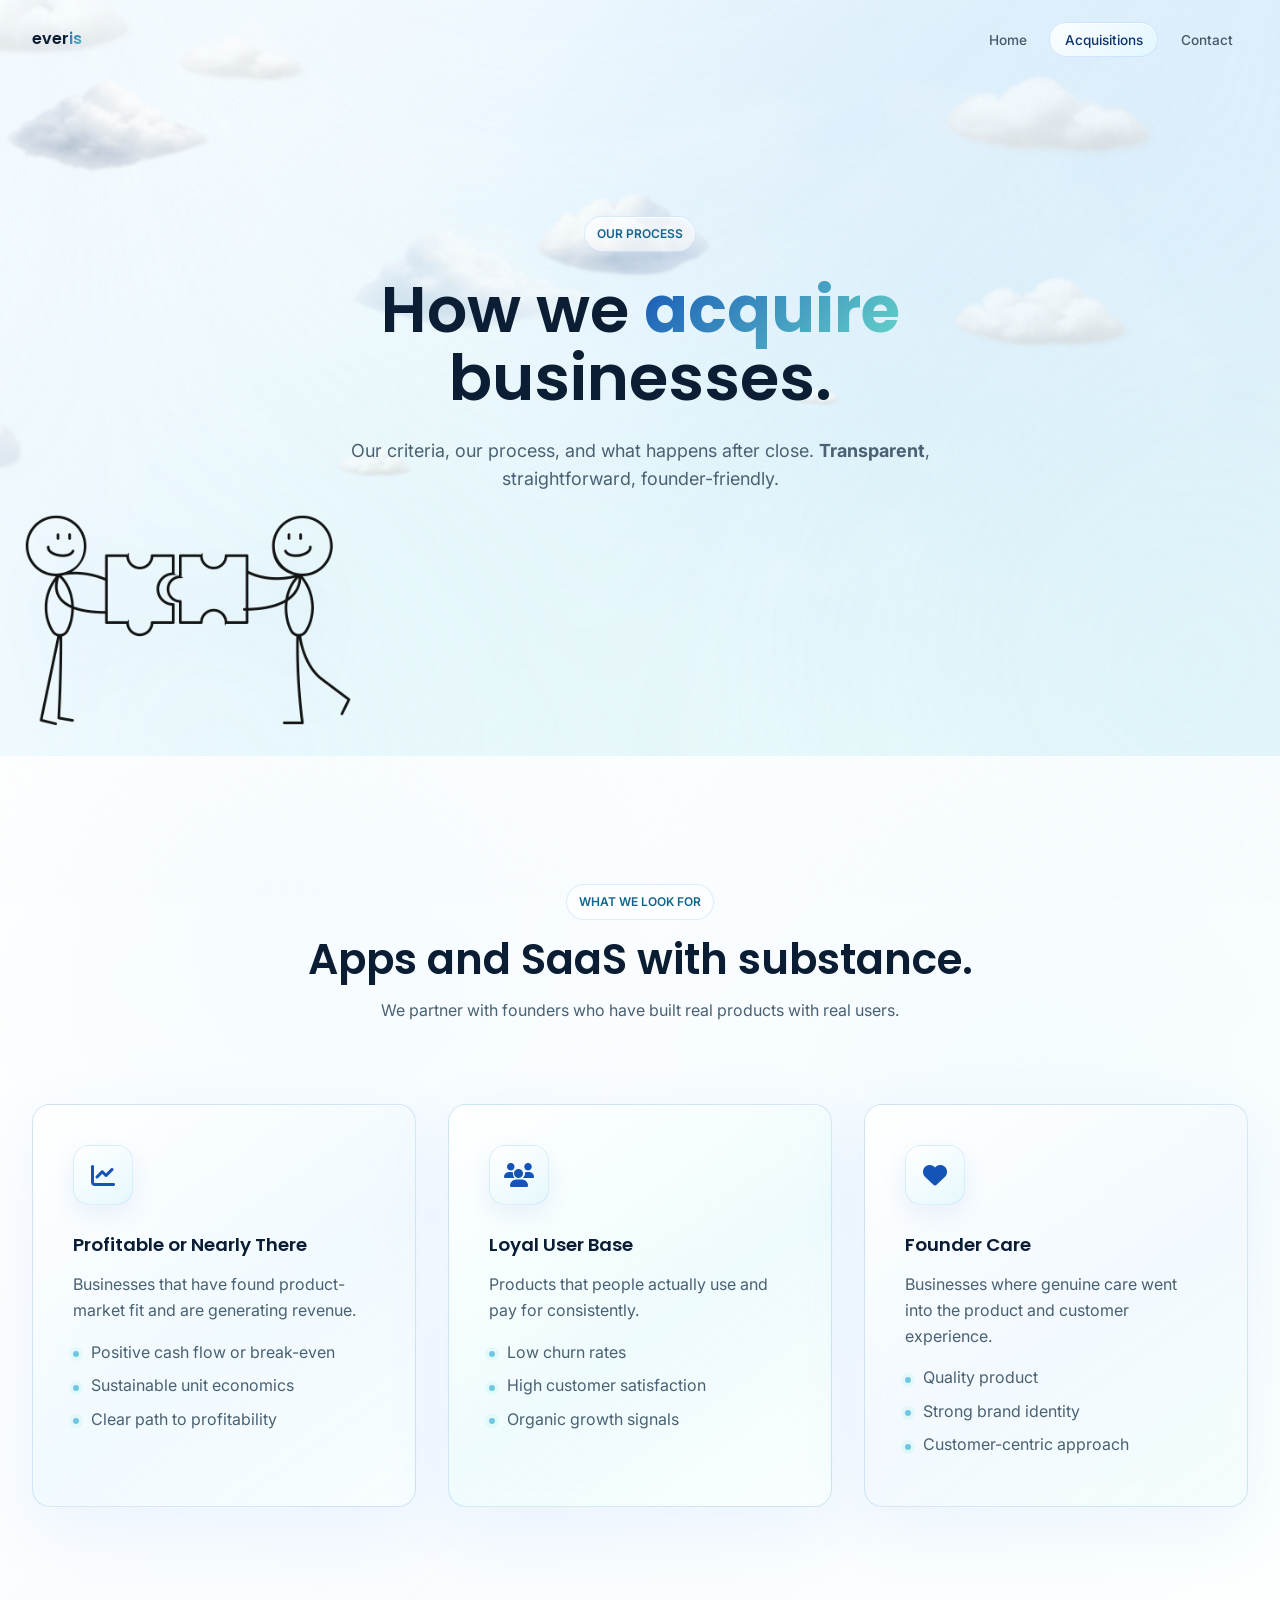
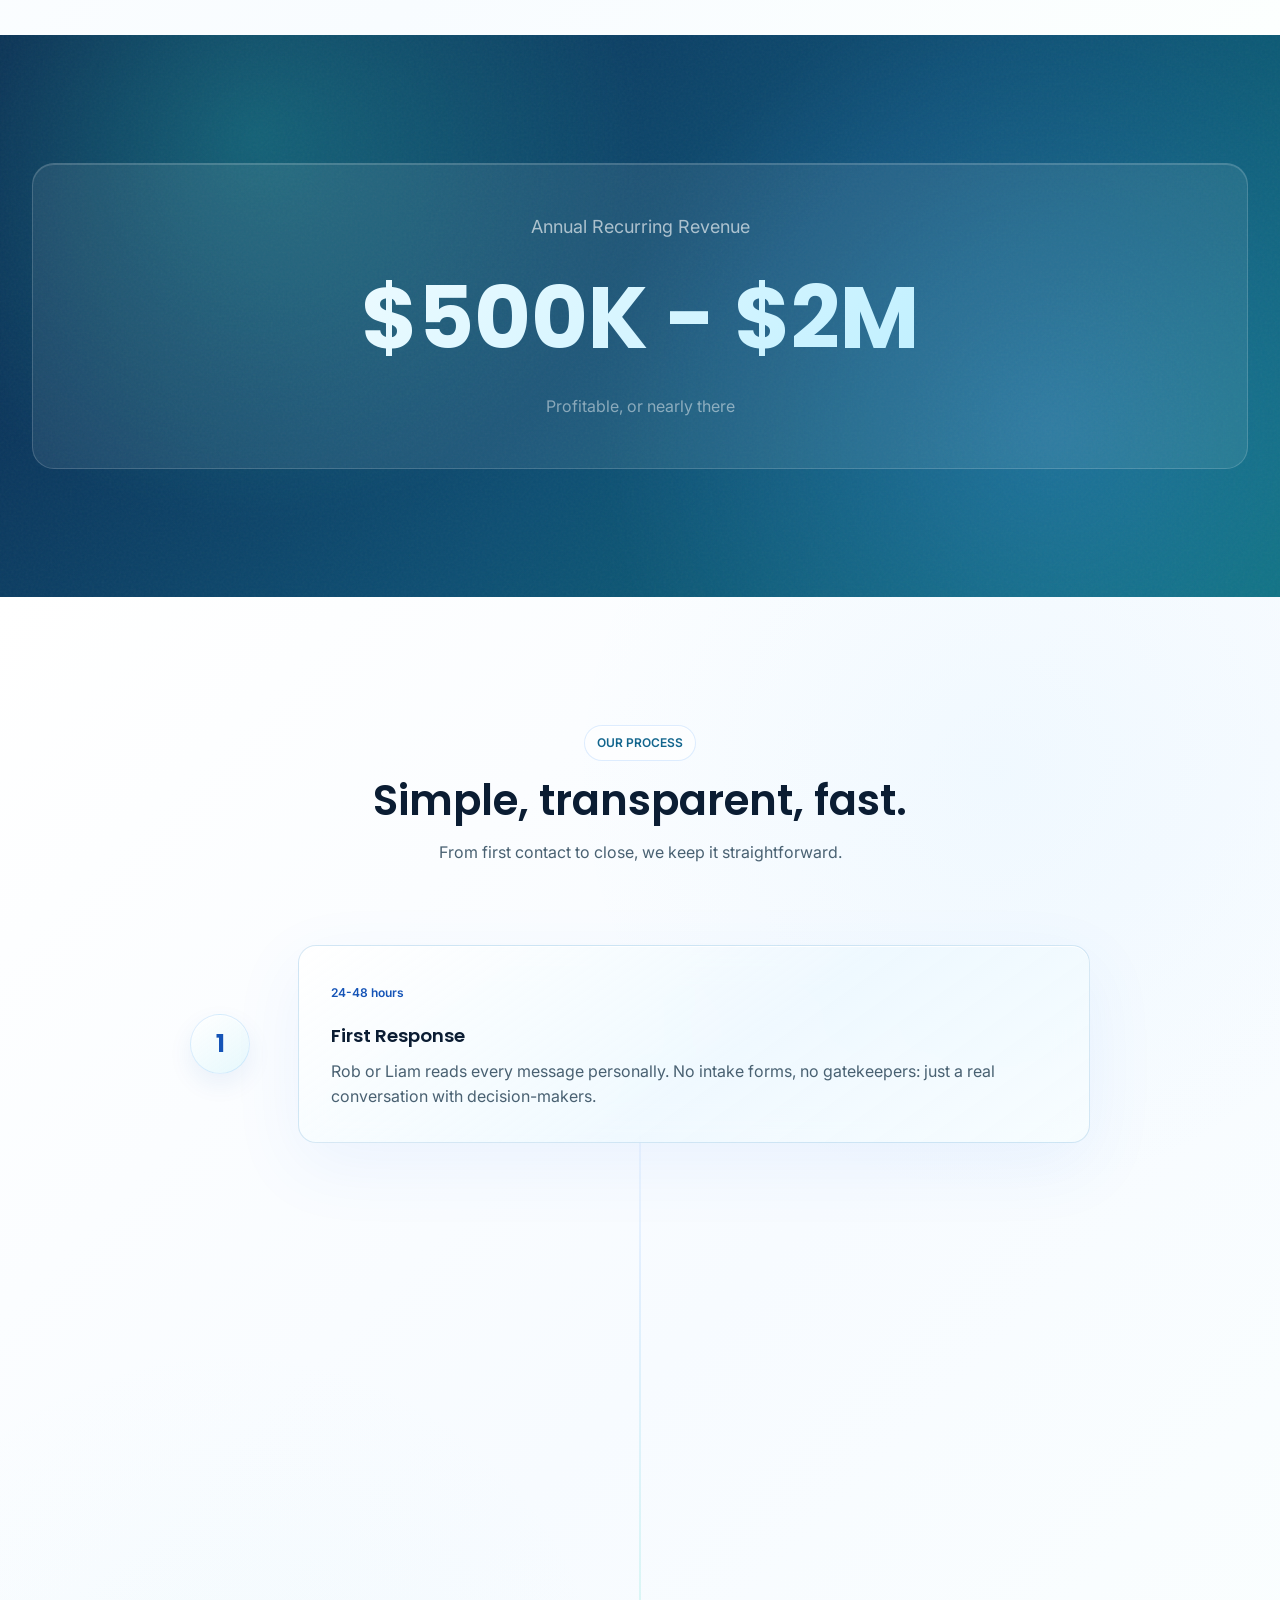
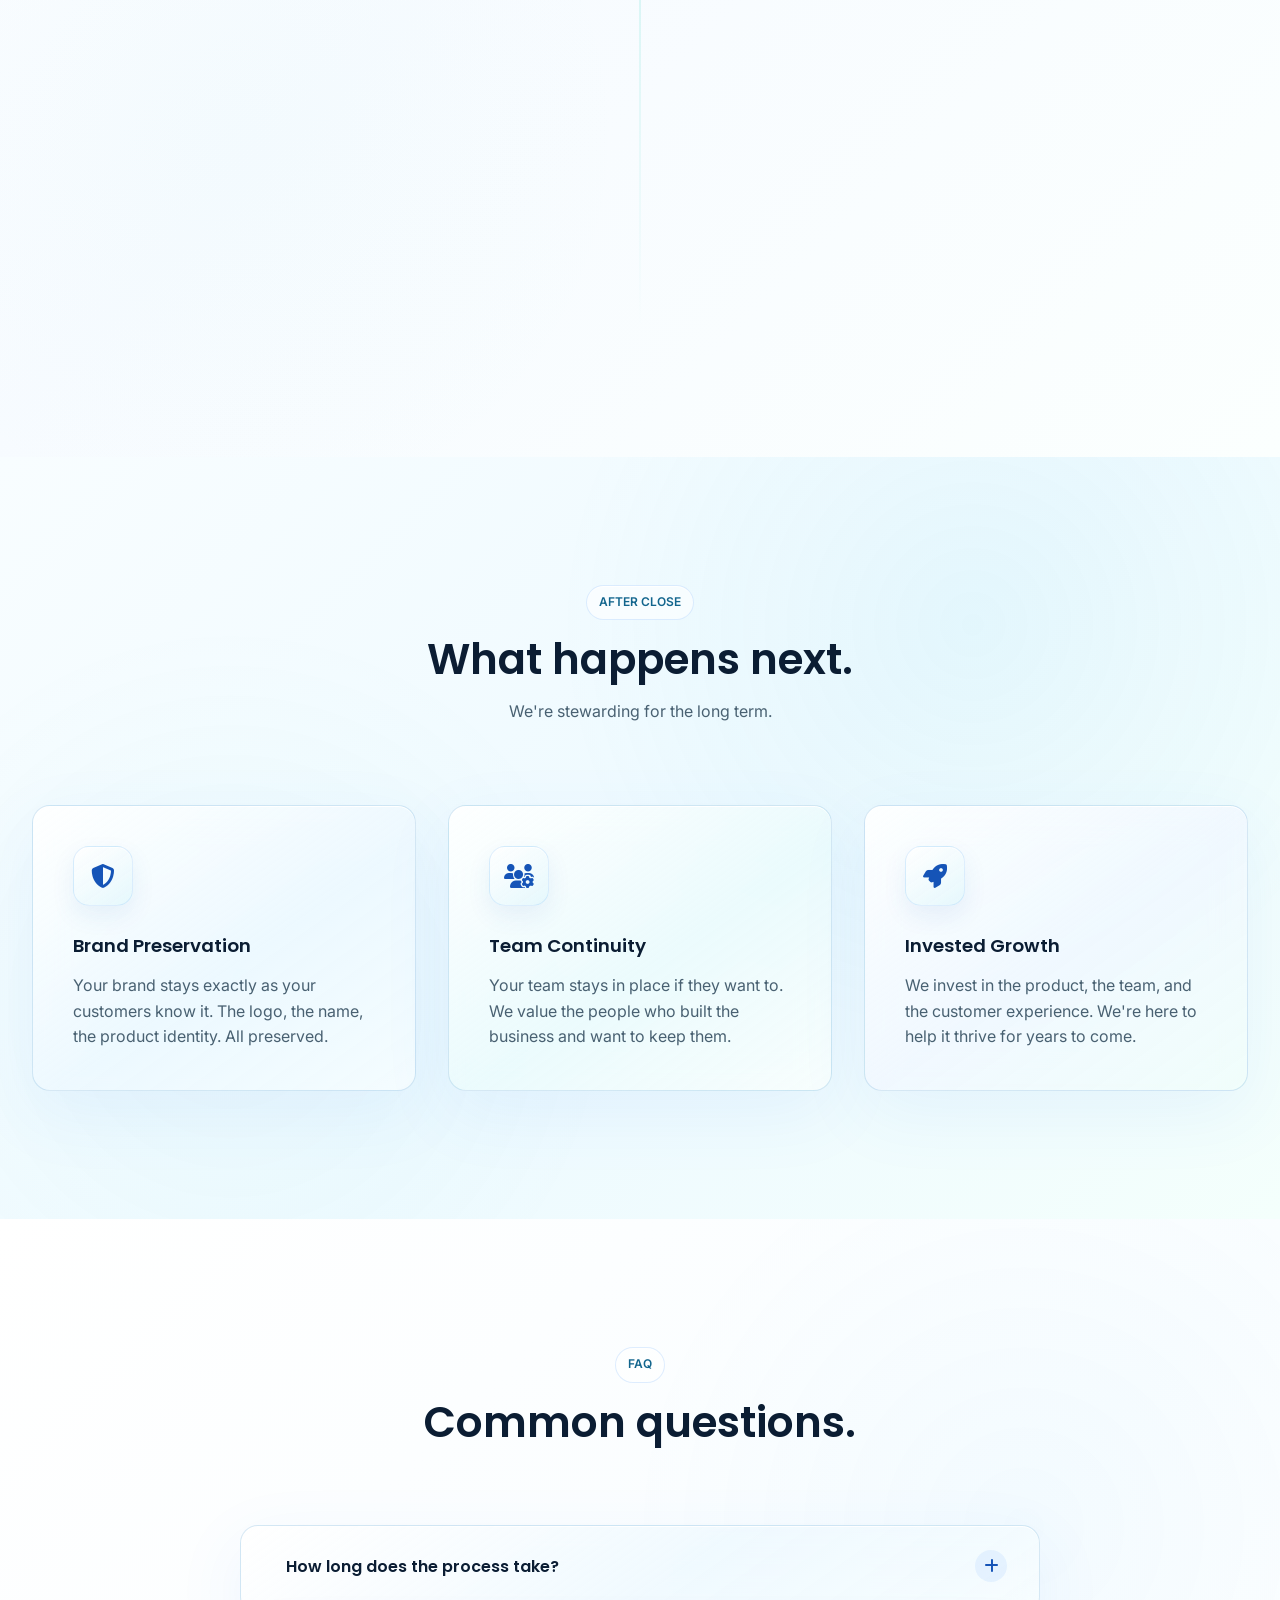
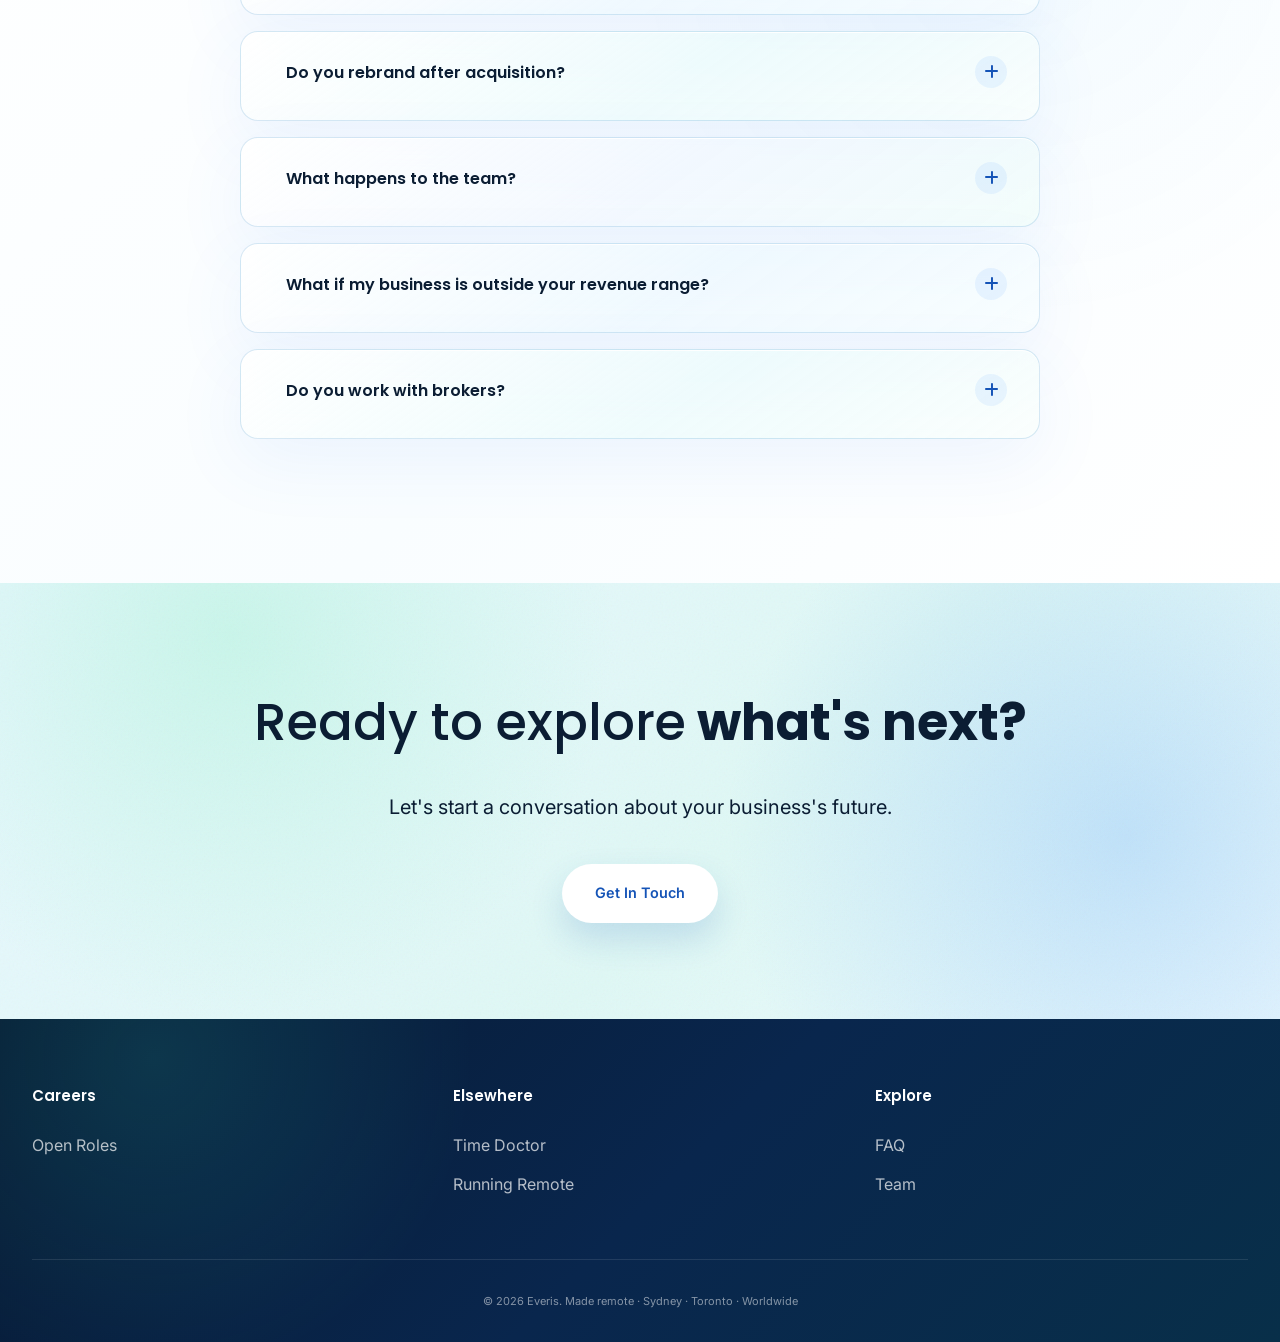
<file: acquisitions.html>
<!DOCTYPE html>
<html lang="en">
<head>
<meta charset="UTF-8" />
<meta name="viewport" content="width=device-width, initial-scale=1.0" />
<meta name="description" content="How Everis acquires profitable apps and SaaS businesses. Our criteria, our process, and what happens after close." />
<title>Acquisitions. Everis.</title>
<link rel="icon" type="image/svg+xml" href="favicon.svg" />
<link rel="preconnect" href="https://fonts.googleapis.com" />
<link rel="preconnect" href="https://fonts.gstatic.com" crossorigin />
<link href="https://fonts.googleapis.com/css2?family=Poppins:wght@300;400;500;600;700;800&family=Inter:wght@300;400;500;600&display=swap" rel="stylesheet" />
<link rel="stylesheet" href="https://cdnjs.cloudflare.com/ajax/libs/font-awesome/6.4.0/css/all.min.css" />
<style>
:root {
  --primary: #1e40af;
  --primary-light: #3b82f6;
  --primary-dark: #1e3a8a;
  --secondary: #2563eb;
  --secondary-light: #60a5fa;
  --accent: #60a5fa;
  --bg-hero: #f8fafc;
  --bg-light: #FFFFFF;
  --bg-soft: #f1f5f9;
  --bg-gradient: linear-gradient(135deg, #eff6ff 0%, #f8fafc 50%, #f0f9ff 100%);
  --text-primary: #0F172A;
  --text-secondary: #475569;
  --text-muted: #94A3B8;
  --border: #E2E8F0;
  --shadow-sm: 0 1px 2px rgba(0,0,0,0.05);
  --shadow-md: 0 4px 6px -1px rgba(0,0,0,0.1);
  --shadow-lg: 0 10px 15px -3px rgba(0,0,0,0.1);
  --shadow-xl: 0 20px 25px -5px rgba(0,0,0,0.1);
  --font-heading: 'Poppins', sans-serif;
  --font-body: 'Inter', sans-serif;
  --nav-h: 70px;
  --container: 1280px;
}

*, *::before, *::after {
  box-sizing: border-box;
  margin: 0;
  padding: 0;
}

html {
  scroll-behavior: smooth;
  -webkit-font-smoothing: antialiased;
  -moz-osx-font-smoothing: grayscale;
  text-rendering: optimizeLegibility;
}

body {
  font-family: var(--font-body);
  font-size: 16px;
  line-height: 1.7;
  color: var(--text-primary);
  background: var(--bg-light);
  overflow-x: hidden;
}

/* Scrollbar Styling */
::-webkit-scrollbar {
  width: 8px;
}

::-webkit-scrollbar-track {
  background: rgba(226, 232, 240, 0.3);
}

::-webkit-scrollbar-thumb {
  background: linear-gradient(45deg, var(--primary), var(--secondary), var(--accent));
  border-radius: 4px;
}

::-webkit-scrollbar-thumb:hover {
  background: linear-gradient(45deg, var(--primary-dark), var(--primary), var(--secondary));
}

/* Animated Gradient Backgrounds */
.gradient-animated {
  background: linear-gradient(-45deg, #E0F2FE, #F0FDFA, #F5F3FF, #E0E7FF);
  background-size: 400% 400%;
  animation: gradientShift 15s ease infinite;
}

@keyframes gradientShift {
  0% { background-position: 0% 50%; }
  50% { background-position: 100% 50%; }
  100% { background-position: 0% 50%; }
}

/* Scroll Progress */
.scroll-progress {
  position: fixed;
  top: 0;
  left: 0;
  height: 3px;
  background: linear-gradient(90deg, var(--primary), var(--secondary), var(--accent));
  width: 100%;
  z-index: 9999;
  transform: scaleX(0);
  transform-origin: left center;
  transition: transform 0.1s linear;
  box-shadow: 0 0 20px rgba(14, 165, 233, 0.5);
}

/* Navigation */
nav {
  position: fixed;
  top: 0;
  left: 0;
  right: 0;
  height: var(--nav-h);
  z-index: 10000;
  transition: all 0.3s ease;
  background: #f8fafc;
  backdrop-filter: none;
  -webkit-backdrop-filter: none;
  border-bottom: none;
}

nav.scrolled {
  background: var(--bg-hero);
  box-shadow: none;
}

nav .container {
  max-width: var(--container);
  margin: 0 auto;
  padding: 0 2rem;
  height: 100%;
  display: flex;
  align-items: center;
  justify-content: space-between;
}

.logo {
  font-family: var(--font-heading);
  font-weight: 600;
  font-size: 1.25rem;
  color: var(--text-primary);
  text-decoration: none;
  display: flex;
  align-items: center;
  gap: 0.5rem;
  transition: transform 0.3s ease;
}

.logo:hover {
  transform: scale(1.02);
}


.nav-links {
  display: flex;
  align-items: center;
  gap: 2.5rem;
  list-style: none;
}

.nav-links a {
  font-family: var(--font-body);
  font-size: 0.85rem;
  font-weight: 500;
  color: var(--text-secondary);
  text-decoration: none;
  position: relative;
  transition: all 0.3s ease;
}

.nav-links a {
  padding: 0.5rem 1rem;
  border-radius: 8px;
  transition: all 0.3s ease;
}

.nav-links a:hover {
  color: var(--primary);
  background: rgba(14, 165, 233, 0.1);
}

.nav-links a.active {
  color: var(--primary);
}

.nav-cta {
  background: linear-gradient(-45deg, #70b5e7, #3b82f6, #60a5fa, #70b5e7);
  background-size: 300% 300%;
  animation: gradientShift 5s ease infinite;
  color: #ffffff;
  padding: 0.6rem 1.25rem;
  border-radius: 50px;
  font-weight: 600;
  display: flex;
  align-items: center;
  gap: 0.5rem;
  transition: all 0.3s ease;
  box-shadow: 0 4px 15px rgba(14, 165, 233, 0.3);
  font-size: 0.8rem;
}

.nav-cta:hover {
  transform: translateY(-2px);
  box-shadow: 0 8px 25px rgba(14, 165, 233, 0.4);
}

.nav-cta i {
  transition: transform 0.3s ease;
}

.nav-cta:hover i {
  transform: translateX(3px);
}

.mobile-toggle {
  display: none;
  background: none;
  border: none;
  font-size: 1.5rem;
  color: var(--text-primary);
  cursor: pointer;
}

/* Premium Atmospheric Cloud System */
.clouds-container {
  position: absolute;
  top: -20%;
  left: 0;
  right: 0;
  bottom: 0;
  pointer-events: none;
  overflow: hidden;
  z-index: 5;
}

.cloud-layer {
  position: absolute;
  width: 100%;
  height: 100%;
}

.cloud {
  position: absolute;
  background-size: contain;
  background-repeat: no-repeat;
  background-position: center;
  filter: blur(1px);
  transition: transform 0.3s ease;
  box-shadow: none;
}

/* Background Haze Layer */
.cloud-layer-1 {
  z-index: 5;
}

.cloud-layer-1 .cloud-1 {
  width: 100vw;
  height: 100vh;
  top: 0;
  left: 0;
  background-image: url('clouds/background cloud make low opacity.png');
  opacity: 0.154;
  animation: cloud-1-1 65s linear infinite;
}

/* Wispy Horizontal Clouds */
.cloud-layer-2 {
  z-index: 10;
}

.cloud-layer-2 .cloud-1 {
  width: 450px;
  height: 180px;
  top: 5%;
  left: -20%;
  background-image: url('clouds/cropped 2.png');
  opacity: 0.266;
  animation: cloud-2-1 58.5s linear infinite;
}

.cloud-layer-2 .cloud-2 {
  width: 250px;
  height: 100px;
  top: 18%;
  left: 10%;
  background-image: url('clouds/cropped 4.png');
  opacity: 0.298;
  animation: cloud-2-2 61.75s linear infinite;
  z-index: 600;
}

.cloud-layer-2 .cloud-3 {
  width: 280px;
  height: 110px;
  top: 2%;
  left: 40%;
  background-image: url('clouds/cropped 6.png');
  opacity: 0.338;
  animation: cloud-2-3 55.25s linear infinite;
}

.cloud-layer-2 .cloud-4 {
  width: 320px;
  height: 130px;
  top: 22%;
  left: 70%;
  background-image: url('clouds/cropped 8.png');
  opacity: 0.37;
  animation: cloud-2-4 52s linear infinite;
}

/* Duplicate clouds for continuous coverage */
.cloud-layer-2 .cloud-1-duplicate {
  width: 450px;
  height: 180px;
  top: 5%;
  left: -20%;
  background-image: url('clouds/cropped 2.png');
  opacity: 0.266;
  animation: cloud-2-1 58.5s linear infinite;
  animation-delay: 29.25s;
}

.cloud-layer-2 .cloud-2-duplicate {
  width: 250px;
  height: 100px;
  top: 18%;
  left: 10%;
  background-image: url('clouds/cropped 4.png');
  opacity: 0.298;
  animation: cloud-2-2 61.75s linear infinite;
  animation-delay: 30.875s;
  z-index: 600;
}

.cloud-layer-2 .cloud-3-duplicate {
  width: 280px;
  height: 110px;
  top: 2%;
  left: 40%;
  background-image: url('clouds/cropped 6.png');
  opacity: 0.338;
  animation: cloud-2-3 55.25s linear infinite;
  animation-delay: 27.625s;
}

.cloud-layer-2 .cloud-4-duplicate {
  width: 320px;
  height: 130px;
  top: 22%;
  left: 70%;
  background-image: url('clouds/cropped 8.png');
  opacity: 0.37;
  animation: cloud-2-4 52s linear infinite;
  animation-delay: 26s;
}

/* Midground Clouds */
.cloud-layer-3 {
  z-index: 15;
}

.cloud-layer-3 .cloud-1 {
  width: 600px;
  height: 240px;
  top: 18%;
  left: -15%;
  background-image: url('clouds/cropped 11 grey blue shadow.png');
  opacity: 0.418;
  animation: cloud-3-1 48.75s linear infinite;
}

.cloud-layer-3 .cloud-2 {
  width: 350px;
  height: 140px;
  top: 35%;
  left: 35%;
  background-image: url('clouds/cropped blue shadow 9.png');
  opacity: 0.418;
  animation: cloud-3-2 52s linear infinite;
}

.cloud-layer-3 .cloud-3 {
  width: 280px;
  height: 112px;
  top: 45%;
  left: 70%;
  background-image: url('clouds/cropped 7.png');
  opacity: 0.362;
  animation: cloud-3-3 50.375s linear infinite;
}

/* Duplicate clouds for continuous coverage */
.cloud-layer-3 .cloud-1-duplicate {
  width: 600px;
  height: 240px;
  top: 18%;
  left: -15%;
  background-image: url('clouds/cropped 11 grey blue shadow.png');
  opacity: 0.418;
  animation: cloud-3-1 48.75s linear infinite;
  animation-delay: 24.375s;
}

.cloud-layer-3 .cloud-2-duplicate {
  width: 350px;
  height: 140px;
  top: 35%;
  left: 35%;
  background-image: url('clouds/cropped blue shadow 9.png');
  opacity: 0.418;
  animation: cloud-3-2 52s linear infinite;
  animation-delay: 26s;
}

.cloud-layer-3 .cloud-3-duplicate {
  width: 280px;
  height: 112px;
  top: 45%;
  left: 70%;
  background-image: url('clouds/cropped 7.png');
  opacity: 0.362;
  animation: cloud-3-3 50.375s linear infinite;
  animation-delay: 25.1875s;
}

/* Main Hero Cloud */
.cloud-layer-4 {
  z-index: 18;
}

.cloud-layer-4 .cloud-1 {
  width: 450px;
  height: 180px;
  top: 38%;
  left: 20%;
  background-image: url('clouds/cropped 12 blue shadow.png');
  opacity: 0.474;
  animation: cloud-4-1 45.5s linear infinite;
}

/* Tiny Accent Wisps - Front Layer */
.cloud-layer-5 {
  z-index: 500;
}

.cloud-layer-5 .cloud-1 {
  width: 450px;
  height: 180px;
  top: 55%;
  left: -25%;
  background-image: url('clouds/clouds mini cluster.png');
  opacity: 0.346;
  animation: cloud-5-1 39s linear infinite;
}

.cloud-layer-5 .cloud-2 {
  width: 120px;
  height: 50px;
  top: 65%;
  left: 25%;
  background-image: url('clouds/cropped 3.png');
  opacity: 0.354;
  animation: cloud-5-2 42.25s linear infinite;
}

.cloud-layer-5 .cloud-3 {
  width: 100px;
  height: 40px;
  top: 58%;
  left: 60%;
  background-image: url('clouds/cropped 5.png');
  opacity: 0.418;
  animation: cloud-5-3 42.9s linear infinite;
}

/* Duplicate clouds for continuous coverage */
.cloud-layer-5 .cloud-1-duplicate {
  width: 450px;
  height: 180px;
  top: 55%;
  left: -25%;
  background-image: url('clouds/clouds mini cluster.png');
  opacity: 0.346;
  animation: cloud-5-1 39s linear infinite;
  animation-delay: 19.5s;
}

.cloud-layer-5 .cloud-2-duplicate {
  width: 120px;
  height: 50px;
  top: 65%;
  left: 25%;
  background-image: url('clouds/cropped 3.png');
  opacity: 0.354;
  animation: cloud-5-2 42.25s linear infinite;
  animation-delay: 21.125s;
}

.cloud-layer-5 .cloud-3-duplicate {
  width: 100px;
  height: 40px;
  top: 58%;
  left: 60%;
  background-image: url('clouds/cropped 5.png');
  opacity: 0.418;
  animation: cloud-5-3 42.9s linear infinite;
  animation-delay: 21.45s;
}

/* Custom Cloud Keyframes - Overlapping Seamless Flow */
@keyframes cloud-1-1 {
  0% {
    transform: translateX(0) translateY(0) scale(1);
  }
  100% {
    transform: translateX(120vw) translateY(0) scale(1);
  }
}

@keyframes cloud-2-1 {
  0% {
    transform: translateX(0) translateY(0) scale(1);
  }
  100% {
    transform: translateX(145vw) translateY(0) scale(1);
  }
}

@keyframes cloud-2-2 {
  0% {
    transform: translateX(0) translateY(0) scale(1);
  }
  100% {
    transform: translateX(135vw) translateY(0) scale(1);
  }
}

@keyframes cloud-2-3 {
  0% {
    transform: translateX(0) translateY(0) scale(1);
  }
  100% {
    transform: translateX(125vw) translateY(0) scale(1);
  }
}

@keyframes cloud-2-4 {
  0% {
    transform: translateX(0) translateY(0) scale(1);
  }
  100% {
    transform: translateX(115vw) translateY(0) scale(1);
  }
}

@keyframes cloud-3-1 {
  0% {
    transform: translateX(0) translateY(0) scale(1);
  }
  100% {
    transform: translateX(145vw) translateY(0) scale(1);
  }
}

@keyframes cloud-3-2 {
  0% {
    transform: translateX(0) translateY(0) scale(1);
  }
  100% {
    transform: translateX(120vw) translateY(0) scale(1);
  }
}

@keyframes cloud-3-3 {
  0% {
    transform: translateX(0) translateY(0) scale(1);
  }
  100% {
    transform: translateX(105vw) translateY(0) scale(1);
  }
}

@keyframes cloud-4-1 {
  0% {
    transform: translateX(0) translateY(0) scale(1);
  }
  100% {
    transform: translateX(135vw) translateY(0) scale(1);
  }
}

@keyframes cloud-5-1 {
  0% {
    transform: translateX(0) translateY(0) scale(1);
  }
  100% {
    transform: translateX(160vw) translateY(0) scale(1);
  }
}

@keyframes cloud-5-2 {
  0% {
    transform: translateX(0) translateY(0) scale(1);
  }
  100% {
    transform: translateX(140vw) translateY(0) scale(1);
  }
}

@keyframes cloud-5-3 {
  0% {
    transform: translateX(0) translateY(0) scale(1);
  }
  100% {
    transform: translateX(125vw) translateY(0) scale(1);
  }
}

@keyframes heroGlow {
  0% { opacity: 0.5; }
  100% { opacity: 1; }
}

/* Hero Section */
.hero {
  min-height: 70vh;
  display: flex;
  align-items: center;
  background: var(--bg-hero);
  position: relative;
  overflow: hidden;
  padding-top: var(--nav-h);
}

.hero-bg {
  position: absolute;
  inset: -50%;
  z-index: 0;

  background:
    radial-gradient(circle at 20% 30%, rgba(240, 248, 255, 0.85), transparent 40%),
    radial-gradient(circle at 80% 20%, rgba(210, 230, 250, 0.80), transparent 45%),
    radial-gradient(circle at 70% 70%, rgba(220, 245, 245, 0.75), transparent 50%),
    radial-gradient(circle at 35% 80%, rgba(235, 250, 255, 0.70), transparent 55%);

  filter: blur(90px) saturate(1.1);
  opacity: 0.9;

  transform: translate3d(0,0,0) scale(1.1);
  transition: transform 0.25s ease-out;
}

@keyframes heroGlow {
  0% { opacity: 0.5; }
  100% { opacity: 1; }
}

/* Hero Doodles */
.hero-doodle {
  position: absolute;
  z-index: 1;
  pointer-events: none;
  opacity: 0.8;
}

.hero-doodle img {
  width: 312px;
  height: 312px;
  object-fit: contain;
}

.hero-doodle-right {
  right: 2rem;
  top: 50%;
  transform: translateY(-50%);
}

.hero-doodle-left {
  left: 2rem;
  top: calc(50vh + 136px);
  transform: translateY(-50%);
}

.hero .container {
  width: 90%;
  max-width: var(--container);
  margin: 0 auto;
  padding: 0 2rem;
  position: relative;
  display: flex;
  justify-content: center;
  align-items: center;
}

.hero-content {
  width: 100%;
  max-width: 800px;
  text-align: center;
  position: relative;
  z-index: 100;
}

.hero-eyebrow {
  font-family: var(--font-body);
  font-size: 0.75rem;
  font-weight: 600;
  letter-spacing: 0.2em;
  text-transform: uppercase;
  color: var(--primary);
  margin-bottom: 1.5rem;
  display: inline-flex;
  align-items: center;
  gap: 0.75rem;
  opacity: 0;
  transform: translateY(20px);
  animation: fadeInUp 0.8s ease forwards;
}

.hero-eyebrow::before {
  content: '';
  width: 30px;
  height: 2px;
  background: linear-gradient(90deg, var(--primary), var(--secondary));
}

.hero-headline {
  font-family: var(--font-heading);
  font-size: clamp(2.5rem, 6vw, 4rem);
  font-weight: 500;
  line-height: 1.07;
  letter-spacing: -0.02em;
  color: var(--text-primary);
  margin-bottom: 1.5rem;
  opacity: 0;
  transform: translateY(30px);
  animation: fadeInUp 0.8s ease 0.2s forwards;
}

.hero-headline .highlight {
  background: linear-gradient(-45deg, var(--primary), var(--secondary), var(--accent), var(--primary));
  background-size: 300% 300%;
  -webkit-background-clip: text;
  -webkit-text-fill-color: transparent;
  background-clip: text;
  animation: gradientShift 5s ease infinite;
  font-weight: 700;
}

.hero-sub {
  font-size: 1.125rem;
  line-height: 1.6;
  color: var(--text-secondary);
  margin: 0 auto 2.5rem;
  max-width: 600px;
  opacity: 0;
  transform: translateY(30px);
  animation: fadeInUp 0.8s ease 0.4s forwards;
}


/* Section Styles */
section {
  padding: 8rem 0;
  position: relative;
}

section .container {
  max-width: var(--container);
  margin: 0 auto;
  padding: 0 2rem;
}

.section-header {
  text-align: center;
  margin-bottom: 5rem;
}

.section-label {
  font-family: var(--font-body);
  font-size: 0.75rem;
  font-weight: 600;
  letter-spacing: 0.2em;
  text-transform: uppercase;
  color: var(--primary);
  margin-bottom: 1rem;
  display: inline-block;
}

.section-title {
  font-family: var(--font-heading);
  font-size: clamp(1.75rem, 4vw, 2.75rem);
  font-weight: 500;
  line-height: 1.1;
  letter-spacing: -0.01em;
  color: var(--text-primary);
  margin-bottom: 1rem;
}

.section-subtitle {
  font-size: 1rem;
  line-height: 1.6;
  color: var(--text-secondary);
  max-width: 600px;
  margin: 0 auto;
}

/* Text Walk Effect */
.text-walk {
  display: inline;
  transition: all 0.5s cubic-bezier(0.4, 0, 0.2, 1);
}

.text-walk.active {
  font-size: 1.3em;
  background: linear-gradient(-45deg, var(--primary-dark), var(--primary), var(--secondary), var(--primary-dark));
  background-size: 300% 300%;
  -webkit-background-clip: text;
  -webkit-text-fill-color: transparent;
  background-clip: text;
  animation: gradientShift 8s ease infinite;
  font-weight: 700;
}

.text-walk.dark-gradient.active {
  font-size: 1.3em;
  background: linear-gradient(-45deg, #1e3a5a, #2d4a6f, #0d9488, #1e3a5a);
  background-size: 300% 300%;
  -webkit-background-clip: text;
  -webkit-text-fill-color: transparent;
  background-clip: text;
  animation: gradientShift 5s ease infinite;
  font-weight: 700;
}

/* Criteria Section */
.criteria-section {
  background: white;
}

.criteria-grid {
  display: grid;
  grid-template-columns: repeat(auto-fit, minmax(350px, 1fr));
  gap: 2rem;
}

.criteria-card {
  background: var(--bg-soft);
  padding: 2.5rem;
  border-radius: 20px;
  transition: all 0.4s ease;
  border: 1px solid var(--border);
  position: relative;
  overflow: hidden;
}

.criteria-card::before {
  content: '';
  position: absolute;
  top: 0;
  left: 0;
  right: 0;
  height: 4px;
  background: linear-gradient(90deg, var(--primary), var(--secondary));
  transform: scaleX(0);
  transition: transform 0.4s ease;
}

.criteria-card:hover {
  transform: translateY(-10px);
  box-shadow: var(--shadow-xl);
}

.criteria-card:hover::before {
  transform: scaleX(1);
}

.criteria-icon {
  width: 60px;
  height: 60px;
  background: linear-gradient(135deg, var(--primary), var(--secondary));
  border-radius: 16px;
  display: flex;
  align-items: center;
  justify-content: center;
  margin-bottom: 1.5rem;
  font-size: 1.5rem;
  color: white;
}

.criteria-title {
  font-family: var(--font-heading);
  font-size: 1.15rem;
  font-weight: 600;
  margin-bottom: 0.75rem;
  color: var(--text-primary);
}

.criteria-desc {
  color: var(--text-secondary);
  line-height: 1.6;
}

.criteria-list {
  margin-top: 1rem;
  padding-left: 0;
  list-style: none;
}

.criteria-list li {
  color: var(--text-secondary);
  margin-bottom: 0.5rem;
  line-height: 1.6;
}

/* Revenue Range */
.revenue-section {
  background: linear-gradient(135deg, #0F172A 0%, #1E293B 100%);
  color: white;
  position: relative;
  overflow: hidden;
}

.revenue-section::before {
  content: '';
  position: absolute;
  top: 0;
  left: 0;
  right: 0;
  bottom: 0;
  background: url("data:image/svg+xml,%3Csvg viewBox='0 0 256 256' xmlns='http://www.w3.org/2000/svg'%3E%3Cfilter id='noise'%3E%3CfeTurbulence type='fractalNoise' baseFrequency='0.9' numOctaves='4' stitchTiles='stitch'/%3E%3C/filter%3E%3Crect width='100%25' height='100%25' filter='url(%23noise)'/%3E%3C/svg%3E");
  opacity: 0.05;
}

.revenue-content {
  text-align: center;
  position: relative;
  z-index: 2;
}

.revenue-range {
  font-family: var(--font-heading);
  font-size: clamp(3rem, 8vw, 6rem);
  font-weight: 700;
  background: linear-gradient(-45deg, var(--primary-light), var(--secondary-light), var(--accent), var(--primary-light));
  background-size: 300% 300%;
  -webkit-background-clip: text;
  -webkit-text-fill-color: transparent;
  background-clip: text;
  animation: gradientShift 5s ease infinite;
  margin: 2rem 0;
  line-height: 1;
}

.revenue-label {
  font-size: 1.125rem;
  opacity: 0.8;
  margin-bottom: 0.5rem;
}

.revenue-sub {
  font-size: 1rem;
  opacity: 0.6;
}

/* Process Section */
.process-section {
  background: var(--bg-gradient);
}

.process-timeline {
  position: relative;
  max-width: 900px;
  margin: 0 auto;
}

.process-timeline::before {
  content: '';
  position: absolute;
  left: 50%;
  top: 0;
  bottom: 0;
  width: 2px;
  background: linear-gradient(180deg, var(--primary), var(--secondary));
  transform: translateX(-50%);
}

.process-step {
  display: flex;
  align-items: center;
  gap: 3rem;
  margin-bottom: 4rem;
  position: relative;
}

.process-step:nth-child(even) {
  flex-direction: row-reverse;
}

.process-step:last-child {
  margin-bottom: 0;
}

.process-number {
  width: 60px;
  height: 60px;
  background: linear-gradient(135deg, var(--primary), var(--secondary));
  border-radius: 50%;
  display: flex;
  align-items: center;
  justify-content: center;
  font-family: var(--font-heading);
  font-size: 1.5rem;
  font-weight: 700;
  color: white;
  flex-shrink: 0;
  position: relative;
  z-index: 2;
  box-shadow: 0 0 20px rgba(14, 165, 233, 0.3);
}

.process-content {
  flex: 1;
  background: white;
  padding: 2rem;
  border-radius: 16px;
  box-shadow: var(--shadow-lg);
  transition: all 0.4s ease;
}

.process-content:hover {
  transform: translateY(-5px);
  box-shadow: var(--shadow-xl);
}

.process-title {
  font-family: var(--font-heading);
  font-size: 1.15rem;
  font-weight: 600;
  margin-bottom: 0.5rem;
  color: var(--text-primary);
}

.process-duration {
  font-size: 0.75rem;
  color: var(--primary);
  font-weight: 600;
  margin-bottom: 1rem;
  display: inline-block;
}

.process-desc {
  color: var(--text-secondary);
  line-height: 1.6;
}

/* FAQ Section */
.faq-section {
  background: white;
}

.faq-grid {
  max-width: 800px;
  margin: 0 auto;
}

.faq-item {
  background: var(--bg-soft);
  border-radius: 16px;
  margin-bottom: 1rem;
  overflow: hidden;
  transition: all 0.3s ease;
}

.faq-item:hover {
  box-shadow: var(--shadow-md);
}

.faq-question {
  padding: 1.5rem 2rem;
  display: flex;
  justify-content: space-between;
  align-items: center;
  cursor: pointer;
  font-family: var(--font-heading);
  font-size: 1rem;
  font-weight: 600;
  color: var(--text-primary);
  margin-bottom: 0.5rem;
}

.faq-question i {
  color: var(--primary);
  transition: transform 0.3s ease;
}

.faq-item.open .faq-question i {
  transform: rotate(45deg);
}

.faq-answer {
  max-height: 0;
  overflow: hidden;
  transition: max-height 0.4s ease, padding 0.4s ease;
}

.faq-item.open .faq-answer {
  max-height: 500px;
  padding: 0 2rem 1.5rem;
}

.faq-answer p {
  color: var(--text-secondary);
  line-height: 1.6;
}

/* CTA Section */
.cta {
  background: #a5d8e8;
  color: #0F172A;
  text-align: center;
  position: relative;
  overflow: hidden;
  padding: 6rem 0;
}

.cta::before {
  content: '';
  position: absolute;
  top: 0;
  left: 0;
  right: 0;
  bottom: 0;
  background: url("data:image/svg+xml,%3Csvg viewBox='0 0 256 256' xmlns='http://www.w3.org/2000/svg'%3E%3Cfilter id='noise'%3E%3CfeTurbulence type='fractalNoise' baseFrequency='0.9' numOctaves='4' stitchTiles='stitch'/%3E%3C/filter%3E%3Crect width='100%25' height='100%25' filter='url(%23noise)'/%3E%3C/svg%3E");
  opacity: 0.05;
}

.cta-content {
  position: relative;
  z-index: 2;
}

.cta-title {
  font-family: var(--font-heading);
  font-size: clamp(2rem, 5vw, 3.5rem);
  font-weight: 700;
  margin-bottom: 1.5rem;
}

.cta-subtitle {
  font-size: 1.25rem;
  opacity: 0.9;
  margin-bottom: 2.5rem;
  max-width: 600px;
  margin-left: auto;
  margin-right: auto;
}

.cta .btn {
  background: white;
  color: var(--primary);
}

.cta .btn:hover {
  background: var(--bg-soft);
}

.btn {
  display: inline-flex;
  align-items: center;
  gap: 0.5rem;
  padding: 1rem 2rem;
  font-family: var(--font-body);
  font-size: 0.9rem;
  font-weight: 600;
  text-decoration: none;
  border-radius: 50px;
  transition: all 0.3s ease;
  cursor: pointer;
  border: none;
}

.btn-primary {
  background: linear-gradient(135deg, var(--primary), var(--primary-dark));
  color: white;
  box-shadow: 0 4px 15px rgba(14, 165, 233, 0.4);
}

.btn-primary:hover {
  transform: translateY(-3px);
  box-shadow: 0 8px 25px rgba(14, 165, 233, 0.5);
}

.btn i {
  transition: transform 0.3s ease;
}

.btn:hover i {
  transform: translateX(4px);
}

/* Footer */
footer {
  background: #0F172A;
  color: white;
  padding: 4rem 0 2rem;
}

footer .container {
  max-width: var(--container);
  margin: 0 auto;
  padding: 0 2rem;
}

.footer-grid {
  display: grid;
  grid-template-columns: repeat(auto-fit, minmax(200px, 1fr));
  gap: 3rem;
  margin-bottom: 3rem;
}

.footer-col h4 {
  font-family: var(--font-heading);
  font-size: 0.9375rem;
  font-weight: 600;
  margin-bottom: 1.5rem;
}

.footer-links {
  list-style: none;
}

.footer-links li {
  margin-bottom: 0.75rem;
}

.footer-links a {
  color: rgba(255, 255, 255, 0.7);
  text-decoration: none;
  transition: color 0.3s ease;
}

.footer-links a:hover {
  color: var(--primary-light);
}

.footer-bottom {
  border-top: 1px solid rgba(255, 255, 255, 0.1);
  padding-top: 2rem;
  text-align: center;
  color: rgba(255, 255, 255, 0.5);
  font-size: 0.6875rem;
}

/* Animations */
@keyframes fadeInUp {
  from {
    opacity: 0;
    transform: translateY(30px);
  }
  to {
    opacity: 1;
    transform: translateY(0);
  }
}

.reveal {
  opacity: 0;
  transform: translateY(40px);
  transition: all 0.8s cubic-bezier(0.4, 0, 0.2, 1);
}

.reveal.in-view {
  opacity: 1;
  transform: translateY(0);
}

/* Responsive */
@media (max-width: 968px) {
  .process-timeline::before {
    left: 30px;
  }

  .process-step,
  .process-step:nth-child(even) {
    flex-direction: row;
    gap: 1.5rem;
  }

  .process-number {
    width: 50px;
    height: 50px;
    font-size: 1.25rem;
  }

  .process-content {
    padding: 1.5rem;
  }
}

@media (max-width: 768px) {
  .nav-links {
    display: none;
    position: absolute;
    top: var(--nav-h);
    left: 0;
    right: 0;
    background: white;
    flex-direction: column;
    padding: 2rem;
    box-shadow: var(--shadow-lg);
  }

  .nav-links.open {
    display: flex;
  }

  .mobile-toggle {
    display: block;
  }

  .revenue-range {
    font-size: 2.5rem;
  }

  section {
    padding: 4rem 0;
  }
}
/* Premium Design Direction */
:root {
  --primary: #1554b7;
  --primary-light: #78b7f4;
  --primary-dark: #0d3472;
  --secondary: #118ab2;
  --secondary-light: #a6e8f3;
  --accent: #67d7ca;
  --mint: #d7f7ed;
  --ice: #f7fcff;
  --glass: rgba(255, 255, 255, 0.66);
  --glass-strong: rgba(255, 255, 255, 0.84);
  --glass-border: rgba(75, 150, 205, 0.22);
  --premium-shadow: 0 22px 70px rgba(59, 130, 246, 0.08);
  --premium-shadow-hover: 0 30px 90px rgba(17, 138, 178, 0.2);
  --bg-hero: #f7fcff;
  --bg-light: #fbfdff;
  --bg-soft: #eef8fb;
  --bg-gradient: linear-gradient(135deg, #f8fcff 0%, #eef9ff 42%, #ecfff9 100%);
  --text-primary: #0b1d33;
  --text-secondary: #496172;
  --text-muted: #7894a6;
  --border: rgba(85, 146, 190, 0.18);
}

html {
  scrollbar-color: rgba(61, 139, 190, 0.45) rgba(232, 247, 252, 0.7);
}

body {
  background:
    radial-gradient(circle at 12% 8%, rgba(120, 183, 244, 0.08), transparent 28rem),
    radial-gradient(circle at 88% 18%, rgba(103, 215, 202, 0.07), transparent 28rem),
    var(--bg-light);
}

body::before {
  content: "";
  position: fixed;
  inset: 0;
  pointer-events: none;
  z-index: 9998;
  opacity: 0.028;
  background-image: url("data:image/svg+xml,%3Csvg viewBox='0 0 180 180' xmlns='http://www.w3.org/2000/svg'%3E%3Cfilter id='n'%3E%3CfeTurbulence type='fractalNoise' baseFrequency='0.82' numOctaves='3' stitchTiles='stitch'/%3E%3C/filter%3E%3Crect width='100%25' height='100%25' filter='url(%23n)' opacity='0.65'/%3E%3C/svg%3E");
}

* {
  letter-spacing: 0 !important;
}

::-webkit-scrollbar {
  width: 10px;
}

::-webkit-scrollbar-track {
  background: rgba(232, 247, 252, 0.72);
}

::-webkit-scrollbar-thumb {
  background: linear-gradient(180deg, rgba(79, 157, 247, 0.7), rgba(45, 212, 191, 0.65));
  border: 3px solid rgba(232, 247, 252, 0.72);
  border-radius: 999px;
}

::-webkit-scrollbar-thumb:hover {
  background: linear-gradient(180deg, rgba(21, 84, 183, 0.72), rgba(17, 138, 178, 0.72));
}

.scroll-progress {
  height: 2px;
  background: linear-gradient(90deg, rgba(21, 84, 183, 0.8), rgba(45, 212, 191, 0.9));
  box-shadow: 0 0 18px rgba(45, 212, 191, 0.25);
}

nav {
  background: transparent;
  border-bottom: 0;
  padding: 0.75rem 0;
}

nav .container {
  height: 54px;
  border: 0;
  border-radius: 999px;
  background: transparent;
  box-shadow: none;
  backdrop-filter: none;
  -webkit-backdrop-filter: none;
}

nav.scrolled {
  background: transparent;
}

nav.scrolled .container {
  background: transparent;
  box-shadow: none;
}


.logo-text {
  color: #0b1d33;
  -webkit-text-fill-color: #0b1d33;
  text-shadow: 0 8px 24px rgba(21, 84, 183, 0.14);
}

.logo-gradient {
  display: inline-block;
  background: linear-gradient(
    -45deg,
    var(--primary),
    var(--secondary),
    var(--accent),
    var(--primary)
  );
  background-size: 300% 300%;
  animation: gradientShift 5s ease infinite;
  color: transparent !important;
  -webkit-text-fill-color: transparent !important;
  -webkit-background-clip: text;
  background-clip: text;
}

.logo {
  font-size: 1rem;
}

.nav-links {
  gap: 0.45rem;
}

.nav-links a {
  border: 1px solid transparent;
  border-radius: 999px;
  color: rgba(11, 29, 51, 0.72);
  padding: 0.55rem 0.9rem;
}

.nav-links a:hover {
  color: var(--primary-dark);
  background: rgba(255, 255, 255, 0.62);
  border-color: rgba(79, 157, 247, 0.18);
}

.nav-links a.active {
  color: var(--primary-dark);
  background: linear-gradient(135deg, rgba(255, 255, 255, 0.88), rgba(229, 250, 255, 0.68));
  border-color: rgba(79, 157, 247, 0.22);
  box-shadow: inset 0 1px 0 rgba(255, 255, 255, 0.9);
}

.nav-cta {
  color: #063255 !important;
  background: transparent;
  border: 1px solid transparent !important;
  box-shadow: none;
}

.nav-cta:hover {
  background: rgba(255, 255, 255, 0.62);
  box-shadow: none;
}

.nav-cta:hover i,
.btn:hover i,
.form-submit:hover i {
  transform: none;
}

.mobile-toggle {
  width: 42px;
  height: 42px;
  border-radius: 50%;
  background: rgba(255, 255, 255, 0.58);
  border: 1px solid rgba(79, 157, 247, 0.18);
}

.hero {
  min-height: 84vh;
  padding-top: calc(var(--nav-h) + 4.5rem - 20px);
  background:
    radial-gradient(circle at 72% 38%, rgba(120, 183, 244, 0.17), transparent 28rem),
    radial-gradient(circle at 28% 72%, rgba(103, 215, 202, 0.1), transparent 26rem),
    linear-gradient(140deg, #fbfdff 0%, #f3faff 52%, #f5fffc 100%);
  overflow: hidden;
}

.hero::before {
  background:
    linear-gradient(120deg, rgba(255,255,255,0.55), transparent 42%),
    radial-gradient(ellipse at 75% 78%, rgba(120, 183, 244, 0.1) 0%, transparent 62%),
    radial-gradient(ellipse at 18% 82%, rgba(103, 215, 202, 0.08) 0%, transparent 60%);
}

.hero::after {
  display: none;
}

.hero-eyebrow,
.section-label {
  color: #12658d;
  background: rgba(255, 255, 255, 0.58);
  border: 1px solid rgba(79, 157, 247, 0.18);
  border-radius: 999px;
  padding: 0.42rem 0.76rem;
  box-shadow: inset 0 1px 0 rgba(255, 255, 255, 0.86);
}

.hero-eyebrow::before {
  display: none;
}

.hero-headline,
.section-title {
  color: var(--text-primary);
  font-weight: 600;
  letter-spacing: 0;
}

.hero-headline {
  font-size: 4rem;
  max-width: 860px;
  margin-left: auto;
  margin-right: auto;
}

.section-title {
  font-size: 2.65rem;
}

.revenue-range {
  font-size: 5.4rem;
}

.cta-title {
  font-size: 3.2rem;
}

.hero-sub,
.section-subtitle,
.criteria-desc,
.process-desc,
.faq-answer p {
  color: var(--text-secondary);
}

.hero-doodle {
  opacity: 0.92;
  filter: drop-shadow(0 26px 42px rgba(21, 84, 183, 0.14));
}

.hero-doodle img {
  transform: scale(1.04);
}

.hero-doodle-left {
  top: calc(50vh + 171px);
}

section {
  overflow: hidden;
}

.criteria-section {
  background:
    radial-gradient(circle at 22% 18%, rgba(83, 190, 255, 0.045), transparent 24rem),
    radial-gradient(circle at 82% 42%, rgba(129, 232, 226, 0.035), transparent 26rem),
    linear-gradient(135deg, #ffffff 0%, #f8fcff 58%, #fcfffe 100%);
}

#after-close {
  background:
    radial-gradient(circle at 76% 22%, rgba(91, 205, 225, 0.075), transparent 26rem),
    radial-gradient(circle at 18% 72%, rgba(110, 224, 210, 0.05), transparent 24rem),
    linear-gradient(135deg, #f8fdff 0%, #eefaff 55%, #f4fffc 100%);
}

.process-section {
  background:
    radial-gradient(circle at 78% 12%, rgba(83, 190, 255, 0.05), transparent 27rem),
    radial-gradient(circle at 18% 78%, rgba(129, 232, 226, 0.035), transparent 25rem),
    linear-gradient(135deg, #ffffff 0%, #f7fbff 52%, #fbfffe 100%);
}

.faq-section {
  background:
    radial-gradient(circle at 80% 32%, rgba(83, 190, 255, 0.04), transparent 25rem),
    linear-gradient(135deg, #ffffff 0%, #f9fdff 58%, #ffffff 100%);
}

.criteria-card,
.process-content,
.faq-item {
  background: linear-gradient(145deg, rgba(255, 255, 255, 0.84), rgba(234, 249, 255, 0.62) 52%, rgba(235, 255, 249, 0.58));
  border: 1px solid var(--glass-border);
  border-radius: 18px;
  box-shadow: var(--premium-shadow), inset 0 1px 0 rgba(255, 255, 255, 0.9);
  backdrop-filter: blur(16px) saturate(1.18);
  -webkit-backdrop-filter: blur(16px) saturate(1.18);
}

.criteria-card:nth-child(3n+1),
.process-step:nth-child(3n+1) .process-content,
.faq-item:nth-child(3n+1) {
  background: linear-gradient(145deg, rgba(255, 255, 255, 0.9), rgba(237, 248, 255, 0.74) 55%, rgba(247, 253, 255, 0.78));
}

.criteria-card:nth-child(3n+2),
.process-step:nth-child(3n+2) .process-content,
.faq-item:nth-child(3n+2) {
  background: linear-gradient(145deg, rgba(255, 255, 255, 0.9), rgba(235, 251, 252, 0.72) 55%, rgba(249, 254, 253, 0.8));
}

.criteria-card:nth-child(3n+3),
.process-step:nth-child(3n+3) .process-content,
.faq-item:nth-child(3n+3) {
  background: linear-gradient(145deg, rgba(255, 255, 255, 0.9), rgba(241, 247, 255, 0.72) 52%, rgba(240, 253, 250, 0.68));
}

.criteria-card::before {
  height: 100%;
  width: 3px;
  right: auto;
  background: linear-gradient(180deg, rgba(21, 84, 183, 0), rgba(79, 157, 247, 0.65), rgba(45, 212, 191, 0));
  transform: scaleY(0);
  transform-origin: top;
}

.criteria-card:hover,
.process-content:hover {
  transform: translateY(-5px);
  box-shadow: var(--premium-shadow-hover), inset 0 1px 0 rgba(255, 255, 255, 0.94);
}

.criteria-card:hover::before {
  transform: scaleY(1);
}

.criteria-icon,
.process-number {
  background:
    linear-gradient(145deg, rgba(255,255,255,0.92), rgba(226, 247, 252, 0.84));
  color: #1554b7;
  border: 1px solid rgba(120, 183, 244, 0.22);
  box-shadow: 0 10px 24px rgba(21, 84, 183, 0.08), inset 0 1px 0 rgba(255, 255, 255, 0.82);
}

.criteria-list li {
  position: relative;
  padding-left: 1.15rem;
  color: var(--text-secondary);
}

.criteria-list li::before {
  content: "";
  position: absolute;
  left: 0;
  top: 0.72em;
  width: 0.38rem;
  height: 0.38rem;
  border-radius: 50%;
  background: linear-gradient(135deg, var(--primary-light), var(--accent));
  box-shadow: 0 0 0 4px rgba(45, 212, 191, 0.08);
}

.revenue-section {
  background:
    radial-gradient(circle at 20% 18%, rgba(45, 212, 191, 0.28), transparent 24rem),
    radial-gradient(circle at 82% 70%, rgba(79, 157, 247, 0.28), transparent 28rem),
    linear-gradient(135deg, #09264d 0%, #0d4e72 54%, #0a6f79 100%);
}

.revenue-content {
  background: rgba(255, 255, 255, 0.08);
  border: 1px solid rgba(255, 255, 255, 0.16);
  border-radius: 22px;
  padding: 3rem 2rem;
  box-shadow: inset 0 1px 0 rgba(255,255,255,0.16);
}

.revenue-range {
  background: linear-gradient(135deg, #ffffff 0%, #bdefff 45%, #b8f4df 100%);
  background-size: 180% 180%;
  -webkit-background-clip: text;
  -webkit-text-fill-color: transparent;
  background-clip: text;
}

.revenue-label,
.revenue-sub {
  color: rgba(255, 255, 255, 0.78);
}

.process-timeline::before {
  z-index: 0;
  width: 1px;
  background: linear-gradient(180deg, rgba(21,84,183,0), rgba(79,157,247,0.45), rgba(45,212,191,0.5), rgba(21,84,183,0));
  opacity: 0.48;
  transform: translateX(-50%) scaleY(1);
  transform-origin: top;
  transition: opacity 0.35s ease;
}

.process-timeline.line-visible::before {
  opacity: 0.58;
  transform: translateX(-50%) scaleY(1);
}

.process-step {
  z-index: 1;
}

.process-content {
  position: relative;
  z-index: 2;
}

.faq-item {
  position: relative;
}

.faq-question {
  position: relative;
  width: 100%;
  border: 0;
  background: transparent;
  text-align: left;
  padding-left: 2.8rem;
}

.faq-question::before {
  content: "";
  position: absolute;
  left: 1.7rem;
  top: 1.48rem;
  bottom: 1.48rem;
  width: 2px;
  border-radius: 999px;
  background: linear-gradient(180deg, var(--primary-light), var(--accent));
  opacity: 0;
  transform: scaleY(0.45);
  transform-origin: center;
  transition: opacity 0.24s ease, transform 0.24s ease;
}

.faq-item:hover .faq-question::before,
.faq-item.open .faq-question::before {
  opacity: 1;
  transform: scaleY(1);
}

.faq-question i {
  width: 2rem;
  height: 2rem;
  display: inline-flex;
  align-items: center;
  justify-content: center;
  border-radius: 50%;
  background: rgba(79, 157, 247, 0.1);
}

.cta {
  background:
    radial-gradient(circle at 18% 12%, rgba(184, 244, 223, 0.62), transparent 24rem),
    radial-gradient(circle at 88% 58%, rgba(79, 157, 247, 0.26), transparent 25rem),
    linear-gradient(135deg, #e8f8ff 0%, #dff8f5 58%, #eefbff 100%);
  color: var(--text-primary);
}

.cta-content {
  max-width: 900px;
  padding: 0 2rem;
  border-radius: 0;
  background: transparent;
  border: 0;
  box-shadow: none;
  backdrop-filter: none;
  -webkit-backdrop-filter: none;
}

.btn,
.form-submit {
  border-radius: 999px;
  border: 1px solid rgba(255, 255, 255, 0.48);
  box-shadow: 0 16px 34px rgba(21, 84, 183, 0.16), inset 0 1px 0 rgba(255,255,255,0.36);
}

.btn-primary,
.form-submit {
  background: linear-gradient(135deg, #0d3472 0%, #1554b7 46%, #118ab2 100%);
  color: #ffffff;
}

.btn-primary:hover,
.form-submit:hover,
.cta .btn:hover {
  transform: translateY(-3px);
  box-shadow: 0 22px 48px rgba(17, 138, 178, 0.22), inset 0 1px 0 rgba(255,255,255,0.48);
}

footer {
  background:
    radial-gradient(circle at 12% 12%, rgba(45, 212, 191, 0.14), transparent 20rem),
    linear-gradient(135deg, #071a33 0%, #09264d 52%, #082f49 100%);
}

.footer-links a:hover {
  color: #b8f4df;
}

@media (max-width: 968px) {
  .hero-headline {
    font-size: 3.15rem;
  }

  .section-title {
    font-size: 2.2rem;
  }

  .revenue-range {
    font-size: 4.1rem;
  }

  .cta-title {
    font-size: 2.6rem;
  }
}

@media (max-width: 768px) {
  nav {
    padding: 0.5rem 0;
  }

  nav .container {
    width: calc(100% - 1.25rem);
    padding: 0 0.7rem 0 1rem;
  }

  .nav-links {
    background: rgba(255,255,255,0.9);
    border: 1px solid rgba(79, 157, 247, 0.18);
    border-radius: 22px;
    backdrop-filter: blur(18px);
    -webkit-backdrop-filter: blur(18px);
  }

  .hero {
    min-height: 76vh;
    padding-top: calc(var(--nav-h) + 3rem - 20px);
  }

  .hero-headline {
    font-size: 2.45rem;
  }

  .section-title {
    font-size: 1.9rem;
  }

  .revenue-range {
    font-size: 3rem;
  }

  .cta-title {
    font-size: 2.1rem;
  }
}

@media (prefers-reduced-motion: reduce) {
  *,
  *::before,
  *::after {
    animation-duration: 0.01ms !important;
    animation-iteration-count: 1 !important;
    scroll-behavior: auto !important;
    transition-duration: 0.01ms !important;
  }
}
</style>
</head>
<body>
<div class="scroll-progress" id="scrollProgress"></div>

<nav id="navbar">
  <div class="container">
    <a href="https://moeessah.github.io/everis/" class="logo" rel="noopener noreferrer">
  <span class="logo-text">
    ever<span class="logo-gradient">is</span>
  </span>
</a>
    <ul class="nav-links" id="navLinks">
      <li><a href="index.html">Home</a></li>
      <li><a href="acquisitions.html" class="active">Acquisitions</a></li>
      <li><a href="contact.html">Contact</a></li>
    </ul>
    <button class="mobile-toggle" id="mobileToggle" aria-label="Toggle menu">
      <i class="fas fa-bars"></i>
    </button>
  </div>
</nav>

<main>
  <!-- Hero Section -->
  <section class="hero">
  <div class="hero-bg"></div>
  
  <!-- Premium Atmospheric Cloud System -->
  <div class="clouds-container">
    <!-- Background Haze Layer -->
    <div class="cloud-layer cloud-layer-1">
      <div class="cloud cloud-1"></div>
    </div>
    
    <!-- Wispy Horizontal Clouds -->
    <div class="cloud-layer cloud-layer-2">
      <div class="cloud cloud-1"></div>
      <div class="cloud cloud-2"></div>
      <div class="cloud cloud-3"></div>
      <div class="cloud cloud-4"></div>
      <!-- Duplicates for continuous coverage -->
      <div class="cloud cloud-1-duplicate"></div>
      <div class="cloud cloud-2-duplicate"></div>
      <div class="cloud cloud-3-duplicate"></div>
      <div class="cloud cloud-4-duplicate"></div>
    </div>
    
    <!-- Midground Clouds -->
    <div class="cloud-layer cloud-layer-3">
      <div class="cloud cloud-1"></div>
      <div class="cloud cloud-2"></div>
      <div class="cloud cloud-3"></div>
      <!-- Duplicates for continuous coverage -->
      <div class="cloud cloud-1-duplicate"></div>
      <div class="cloud cloud-2-duplicate"></div>
      <div class="cloud cloud-3-duplicate"></div>
    </div>
    
    <!-- Main Hero Cloud -->
    <div class="cloud-layer cloud-layer-4">
      <div class="cloud cloud-1"></div>
    </div>
    
    <!-- Tiny Accent Wisps -->
    <div class="cloud-layer cloud-layer-5">
      <div class="cloud cloud-1"></div>
      <div class="cloud cloud-2"></div>
      <div class="cloud cloud-3"></div>
      <!-- Duplicates for continuous coverage -->
      <div class="cloud cloud-1-duplicate"></div>
      <div class="cloud cloud-2-duplicate"></div>
      <div class="cloud cloud-3-duplicate"></div>
    </div>
  </div>
  
    <div class="container">
      <div class="hero-content">
        <div class="hero-eyebrow">Our Process</div>
        <h1 class="hero-headline">
          How we <span class="highlight">acquire</span> businesses.
        </h1>
        <p class="hero-sub">
          Our criteria, our process, and what happens after close. <strong>Transparent</strong>, straightforward, founder-friendly.
        </p>
      </div>
    </div>
    <!-- Hero Doodle -->
    <div class="hero-doodle hero-doodle-left">
      <img src="webp/acquisition-hero-left.webp" alt="Acquisitions" width="300" height="300" fetchpriority="high" decoding="async">
    </div>
  </section>

  <!-- Criteria Section -->
  <section class="criteria-section" id="criteria">
    <div class="container">
      <div class="section-header reveal">
        <span class="section-label">What We Look For</span>
        <h2 class="section-title">Apps and SaaS with <span class="text-walk">substance</span>.</h2>
        <p class="section-subtitle">We partner with founders who have built real products with real users.</p>
      </div>
      <div class="criteria-grid">
        <div class="criteria-card reveal">
          <div class="criteria-icon">
            <i class="fas fa-chart-line"></i>
          </div>
          <h3 class="criteria-title">Profitable or Nearly There</h3>
          <p class="criteria-desc">Businesses that have found product-market fit and are generating revenue.</p>
          <ul class="criteria-list">
            <li>Positive cash flow or break-even</li>
            <li>Sustainable unit economics</li>
            <li>Clear path to profitability</li>
          </ul>
        </div>
        <div class="criteria-card reveal">
          <div class="criteria-icon">
            <i class="fas fa-users"></i>
          </div>
          <h3 class="criteria-title">Loyal User Base</h3>
          <p class="criteria-desc">Products that people actually use and pay for consistently.</p>
          <ul class="criteria-list">
            <li>Low churn rates</li>
            <li>High customer satisfaction</li>
            <li>Organic growth signals</li>
          </ul>
        </div>
        <div class="criteria-card reveal">
          <div class="criteria-icon">
            <i class="fas fa-heart"></i>
          </div>
          <h3 class="criteria-title">Founder Care</h3>
          <p class="criteria-desc">Businesses where genuine care went into the product and customer experience.</p>
          <ul class="criteria-list">
            <li>Quality product</li>
            <li>Strong brand identity</li>
            <li>Customer-centric approach</li>
          </ul>
        </div>
      </div>
    </div>
  </section>

  <!-- Revenue Section -->
  <section class="revenue-section">
    <div class="container">
      <div class="revenue-content reveal">
        <div class="revenue-label">Annual Recurring Revenue</div>
        <div class="revenue-range">$500K - $2M</div>
        <div class="revenue-sub">Profitable, or nearly there</div>
      </div>
    </div>
  </section>

  <!-- Process Section -->
  <section class="process-section" id="process">
    <div class="container">
      <div class="section-header reveal">
        <span class="section-label">Our Process</span>
        <h2 class="section-title">Simple, <span class="text-walk">transparent</span>, fast.</h2>
        <p class="section-subtitle">From first contact to close, we keep it straightforward.</p>
      </div>
      <div class="process-timeline">
        <div class="process-step reveal">
          <div class="process-number">1</div>
          <div class="process-content">
            <div class="process-duration">24-48 hours</div>
            <h3 class="process-title">First Response</h3>
            <p class="process-desc">Rob or Liam reads every message personally. No intake forms, no gatekeepers: just a real conversation with decision-makers.</p>
          </div>
        </div>
        <div class="process-step reveal">
          <div class="process-number">2</div>
          <div class="process-content">
            <div class="process-duration">1-2 weeks</div>
            <h3 class="process-title">Initial Discovery</h3>
            <p class="process-desc">We learn about your business, your goals, and what matters most to you. Share what you're comfortable sharing. We'll respect your confidentiality.</p>
          </div>
        </div>
        <div class="process-step reveal">
          <div class="process-number">3</div>
          <div class="process-content">
            <div class="process-duration">2-4 weeks</div>
            <h3 class="process-title">Due Diligence</h3>
            <p class="process-desc">We do our homework efficiently. We focus on what matters: the business fundamentals, the team, and the fit. No unnecessary friction.</p>
          </div>
        </div>
        <div class="process-step reveal">
          <div class="process-number">4</div>
          <div class="process-content">
            <div class="process-duration">1-2 weeks</div>
            <h3 class="process-title">Term Sheet & Close</h3>
            <p class="process-desc">If it's a match, we move quickly. Clean term sheets, straightforward agreements, and a closing process that respects your time.</p>
          </div>
        </div>
      </div>
    </div>
  </section>

  <!-- After Close Section -->
  <section class="criteria-section" id="after-close">
    <div class="container">
      <div class="section-header reveal">
        <span class="section-label">After Close</span>
        <h2 class="section-title">What happens <span class="text-walk">next</span>.</h2>
        <p class="section-subtitle">We're stewarding for the long term.</p>
      </div>
      <div class="criteria-grid">
        <div class="criteria-card reveal">
          <div class="criteria-icon">
            <i class="fas fa-shield-alt"></i>
          </div>
          <h3 class="criteria-title">Brand Preservation</h3>
          <p class="criteria-desc">Your brand stays exactly as your customers know it. The logo, the name, the product identity. All preserved.</p>
        </div>
        <div class="criteria-card reveal">
          <div class="criteria-icon">
            <i class="fas fa-users-cog"></i>
          </div>
          <h3 class="criteria-title">Team Continuity</h3>
          <p class="criteria-desc">Your team stays in place if they want to. We value the people who built the business and want to keep them.</p>
        </div>
        <div class="criteria-card reveal">
          <div class="criteria-icon">
            <i class="fas fa-rocket"></i>
          </div>
          <h3 class="criteria-title">Invested Growth</h3>
          <p class="criteria-desc">We invest in the product, the team, and the customer experience. We're here to help it thrive for years to come.</p>
        </div>
      </div>
    </div>
  </section>

  <!-- FAQ Section -->
  <section class="faq-section" id="faq">
    <div class="container">
      <div class="section-header reveal">
        <span class="section-label">FAQ</span>
        <h2 class="section-title">Common <span class="text-walk">questions</span>.</h2>
      </div>
      <div class="faq-grid">
        <div class="faq-item reveal">
          <button class="faq-question" type="button" aria-expanded="false">
            How long does the process take?
            <i class="fas fa-plus"></i>
          </button>
          <div class="faq-answer">
            <p>From first contact to close, typically 4-8 weeks. We move as fast as you're comfortable with: some deals close faster, some take more time. We respect your pace.</p>
          </div>
        </div>
        <div class="faq-item reveal">
          <button class="faq-question" type="button" aria-expanded="false">
            Do you rebrand after acquisition?
            <i class="fas fa-plus"></i>
          </button>
          <div class="faq-answer">
            <p>No. We do not rebrand. The logo your customers have spent years learning to trust stays on the product. Brand continuity is important to us.</p>
          </div>
        </div>
        <div class="faq-item reveal">
          <button class="faq-question" type="button" aria-expanded="false">
            What happens to the team?
            <i class="fas fa-plus"></i>
          </button>
          <div class="faq-answer">
            <p>The team stays in place if they want to. We value the people who built the business and want to keep them. Team continuity is a priority for us.</p>
          </div>
        </div>
        <div class="faq-item reveal">
          <button class="faq-question" type="button" aria-expanded="false">
            What if my business is outside your revenue range?
            <i class="fas fa-plus"></i>
          </button>
          <div class="faq-answer">
            <p>Still reach out! Our range is a guideline, not a hard rule. If you have a great business, we want to hear about it regardless of the numbers.</p>
          </div>
        </div>
        <div class="faq-item reveal">
          <button class="faq-question" type="button" aria-expanded="false">
            Do you work with brokers?
            <i class="fas fa-plus"></i>
          </button>
          <div class="faq-answer">
            <p>Yes, we work with brokers. However, we prefer direct conversations with founders when possible. If you're working with a broker, that's fine too.</p>
          </div>
        </div>
      </div>
    </div>
  </section>

  <!-- CTA Section -->
  <section class="cta">
    <div class="container cta-content">
      <h2 class="cta-title reveal"><span style="font-weight: 500;">Ready to explore</span> <span class="text-walk dark-gradient">what's next</span>?</h2>
      <p class="cta-subtitle reveal">Let's start a conversation about your business's future.</p>
      <div class="reveal">
        <a href="contact.html" class="btn btn-primary">
          Get In Touch
        </a>
      </div>
    </div>
  </section>
</main>

<footer>
  <div class="container">
    <div class="footer-grid">
      <div class="footer-col">
        <h4>Careers</h4>
        <ul class="footer-links">
          <li><a href="https://jobs.ashbyhq.com/everis" rel="noopener noreferrer">Open Roles</a></li>
        </ul>
      </div>
      <div class="footer-col">
        <h4>Elsewhere</h4>
        <ul class="footer-links">
          <li><a href="https://www.timedoctor.com" rel="noopener noreferrer">Time Doctor</a></li>
          <li><a href="https://runningremote.com" rel="noopener noreferrer">Running Remote</a></li>
        </ul>
      </div>
      <div class="footer-col">
        <h4>Explore</h4>
        <ul class="footer-links">
          <li><a href="acquisitions.html#faq">FAQ</a></li>
          <li><a href="index.html#founders">Team</a></li>
        </ul>
      </div>
    </div>
    <div class="footer-bottom">
      <p>&copy; 2026 <span class="is-in-everis-gradient">Everis</span>. Made remote &middot; Sydney &middot; Toronto &middot; Worldwide</p>
    </div>
  </div>
</footer>

<script>
// Scroll Progress
const scrollProgress = document.getElementById('scrollProgress');
window.addEventListener('scroll', () => {
  const scrollTop = window.scrollY;
  const docHeight = document.documentElement.scrollHeight - window.innerHeight;
  const scrollPercent = scrollTop / docHeight;
  scrollProgress.style.transform = `scaleX(${scrollPercent})`;
});

// Nav scroll effect
const navbar = document.getElementById('navbar');
window.addEventListener('scroll', () => {
  if (window.scrollY > 50) {
    navbar.classList.add('scrolled');
  } else {
    navbar.classList.remove('scrolled');
  }
});

// Mobile menu toggle
const mobileToggle = document.getElementById('mobileToggle');
const navLinks = document.getElementById('navLinks');
mobileToggle.addEventListener('click', () => {
  navLinks.classList.toggle('open');
  mobileToggle.innerHTML = navLinks.classList.contains('open') 
    ? '<i class="fas fa-times"></i>' 
    : '<i class="fas fa-bars"></i>';
});

// Text walk effect
const textWalkElements = document.querySelectorAll('.text-walk');
const observerOptions = {
  threshold: 0.5,
  rootMargin: '0px'
};

const textWalkObserver = new IntersectionObserver((entries) => {
  entries.forEach(entry => {
    if (entry.isIntersecting) {
      entry.target.classList.add('active');
    } else {
      entry.target.classList.remove('active');
    }
  });
}, observerOptions);

textWalkElements.forEach(el => textWalkObserver.observe(el));

// FAQ Accordion
document.querySelectorAll('.faq-item').forEach(item => {
  const question = item.querySelector('.faq-question');
  question.addEventListener('click', () => {
    const isOpen = item.classList.contains('open');
    document.querySelectorAll('.faq-item').forEach(i => {
      i.classList.remove('open');
      const itemQuestion = i.querySelector('.faq-question');
      if (itemQuestion) itemQuestion.setAttribute('aria-expanded', 'false');
    });
    if (!isOpen) {
      item.classList.add('open');
      question.setAttribute('aria-expanded', 'true');
    }
  });
});

// Reveal animations
const revealElements = document.querySelectorAll('.reveal');
const revealObserver = new IntersectionObserver((entries) => {
  entries.forEach(entry => {
    if (entry.isIntersecting) {
      entry.target.classList.add('in-view');
      const timeline = entry.target.closest('.process-timeline');
      if (timeline) timeline.classList.add('line-visible');
    }
  });
}, { threshold: 0.1, rootMargin: '0px 0px -50px 0px' });

revealElements.forEach(el => revealObserver.observe(el));

const processTimeline = document.querySelector('.process-timeline');
if (processTimeline) {
  const showProcessLine = () => {
    const rect = processTimeline.getBoundingClientRect();
    if (rect.top < window.innerHeight * 0.82 && rect.bottom > 0) {
      processTimeline.classList.add('line-visible');
      window.removeEventListener('scroll', showProcessLine);
    }
  };

  window.addEventListener('scroll', showProcessLine, { passive: true });
  setTimeout(showProcessLine, 800);

  const processLineObserver = new IntersectionObserver((entries) => {
    entries.forEach(entry => {
      if (entry.isIntersecting) {
        processTimeline.classList.add('line-visible');
        processLineObserver.unobserve(processTimeline);
      }
    });
  }, { threshold: 0.25 });

  processLineObserver.observe(processTimeline);
}

// Stagger reveal animations
document.querySelectorAll('.criteria-grid .reveal').forEach((el, i) => {
  el.style.transitionDelay = `${i * 0.1}s`;
});

document.querySelectorAll('.process-step').forEach((el, i) => {
  el.style.transitionDelay = `${i * 0.15}s`;
});

document.querySelectorAll('.faq-item').forEach((el, i) => {
  el.style.transitionDelay = `${i * 0.1}s`;
});
</script>
<script>
const hero = document.querySelector('.hero');
const bg = document.querySelector('.hero-bg');

if (!hero || !bg) {
  console.error('Hero or hero-bg element not found');
} else {
  let x = 0;
  let y = 0;
  let cx = 0;
  let cy = 0;

  hero.addEventListener('mousemove', (e) => {
    const r = hero.getBoundingClientRect();
    x = (e.clientX - r.left) / r.width - 0.5;
    y = (e.clientY - r.top) / r.height - 0.5;
    console.log('Mouse move:', x, y);
  });

  hero.addEventListener('mouseleave', () => {
    x = 0;
    y = 0;
    console.log('Mouse leave');
  });

  function animate() {
    cx += (x - cx) * 0.08;
    cy += (y - cy) * 0.08;

    bg.style.transform = `
      translate(${cx * 40}px, ${cy * 40}px)
      scale(1.15)
    `;

    requestAnimationFrame(animate);
  }

  animate();
}
</script>
</body>
</html>
</file>
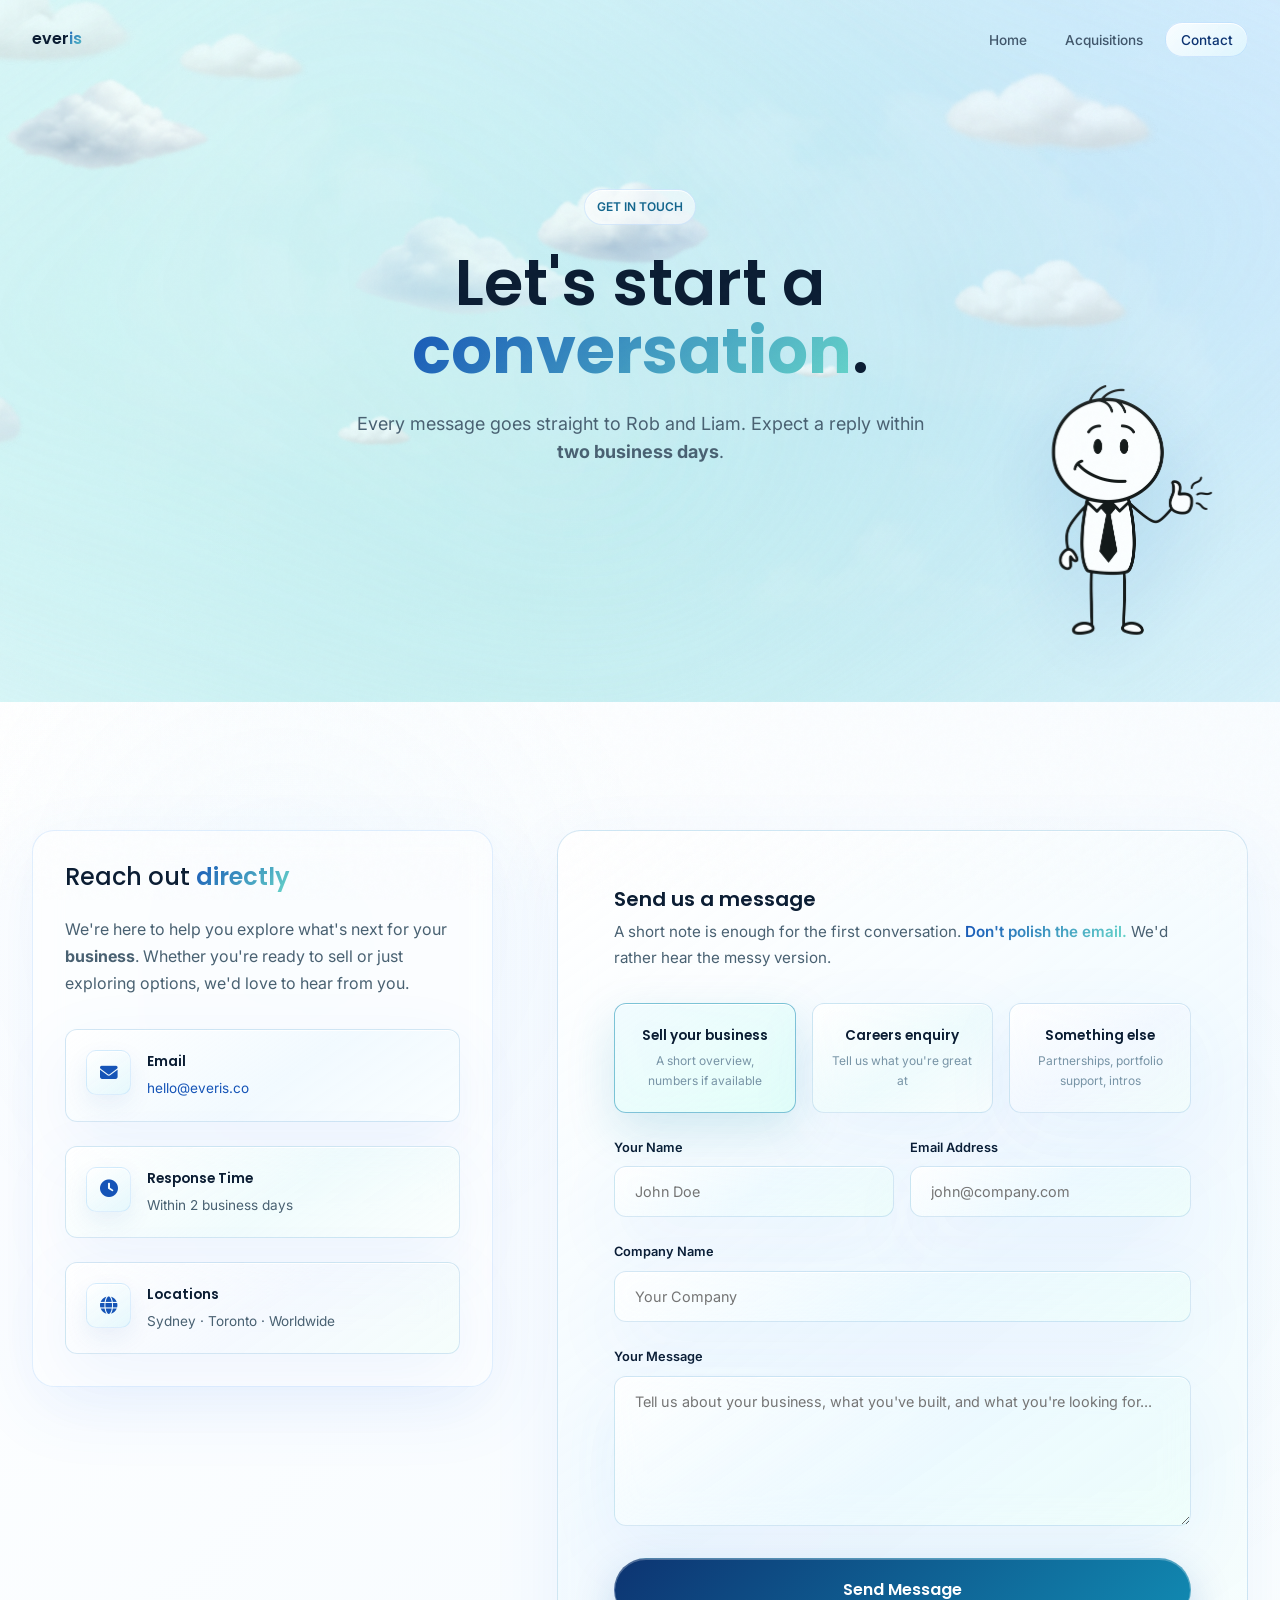
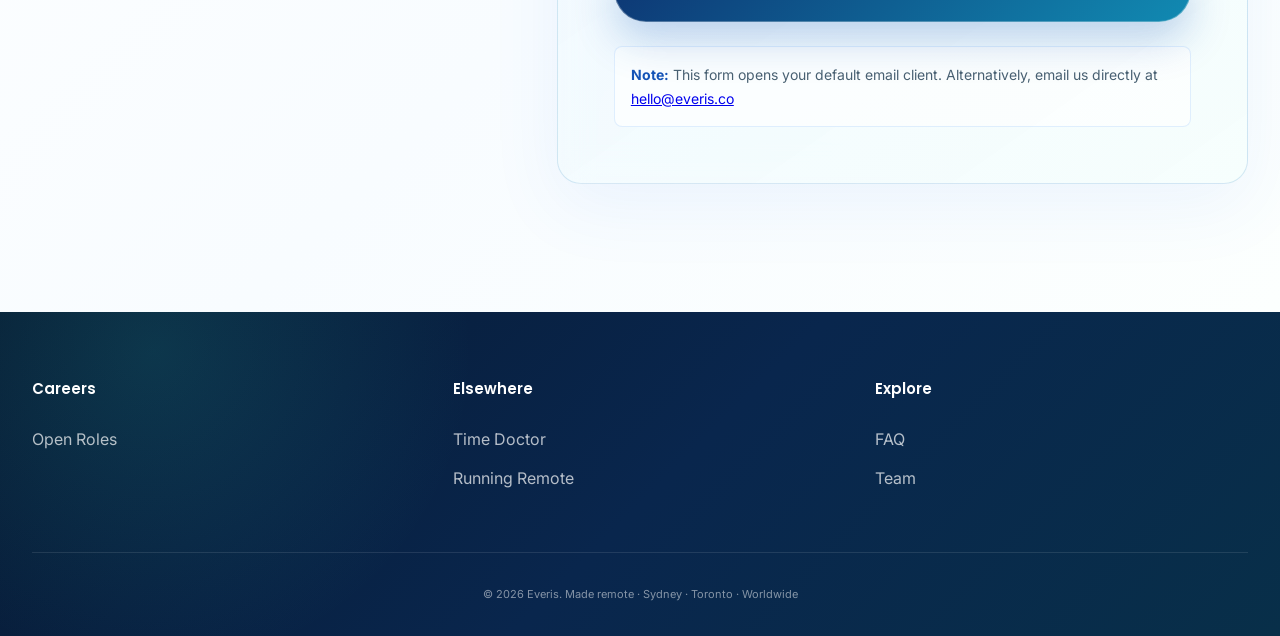
<file: contact.html>
<!DOCTYPE html>
<html lang="en">
<head>
<meta charset="UTF-8" />
<meta name="viewport" content="width=device-width, initial-scale=1.0" />
<meta name="description" content="Write to Everis. Every message goes straight to Rob and Liam. Expect a reply within two business days." />
<title>Contact. Everis.</title>
<link rel="icon" type="image/svg+xml" href="favicon.svg" />
<link rel="preconnect" href="https://fonts.googleapis.com" />
<link rel="preconnect" href="https://fonts.gstatic.com" crossorigin />
<link href="https://fonts.googleapis.com/css2?family=Poppins:wght@300;400;500;600;700;800&family=Inter:wght@300;400;500;600&display=swap" rel="stylesheet" />
<link rel="stylesheet" href="https://cdnjs.cloudflare.com/ajax/libs/font-awesome/6.4.0/css/all.min.css" />
<style>
:root {
  --primary: #1e40af;
  --primary-light: #3b82f6;
  --primary-dark: #1e3a8a;
  --secondary: #2563eb;
  --secondary-light: #60a5fa;
  --accent: #60a5fa;
  --bg-hero: #f8fafc;
  --bg-light: #FFFFFF;
  --bg-soft: #f1f5f9;
  --bg-gradient: linear-gradient(135deg, #eff6ff 0%, #f8fafc 50%, #f0f9ff 100%);
  --text-primary: #0F172A;
  --text-secondary: #475569;
  --text-muted: #94A3B8;
  --border: #E2E8F0;
  --shadow-sm: 0 1px 2px rgba(0,0,0,0.05);
  --shadow-md: 0 4px 6px -1px rgba(0,0,0,0.1);
  --shadow-lg: 0 10px 15px -3px rgba(0,0,0,0.1);
  --shadow-xl: 0 20px 25px -5px rgba(0,0,0,0.1);
  --font-heading: 'Poppins', sans-serif;
  --font-body: 'Inter', sans-serif;
  --nav-h: 70px;
  --container: 1280px;
}

*, *::before, *::after {
  box-sizing: border-box;
  margin: 0;
  padding: 0;
}

html {
  scroll-behavior: smooth;
  -webkit-font-smoothing: antialiased;
  -moz-osx-font-smoothing: grayscale;
  text-rendering: optimizeLegibility;
}

body {
  font-family: var(--font-body);
  font-size: 16px;
  line-height: 1.7;
  color: var(--text-primary);
  background: var(--bg-light);
  overflow-x: hidden;
}

/* Scrollbar Styling */
::-webkit-scrollbar {
  width: 8px;
}

::-webkit-scrollbar-track {
  background: rgba(226, 232, 240, 0.3);
}

::-webkit-scrollbar-thumb {
  background: linear-gradient(45deg, var(--primary), var(--secondary), var(--accent));
  border-radius: 4px;
}

::-webkit-scrollbar-thumb:hover {
  background: linear-gradient(45deg, var(--primary-dark), var(--primary), var(--secondary));
}

/* Animated Gradient Backgrounds */
.gradient-animated {
  background: linear-gradient(-45deg, #E0F2FE, #F0FDFA, #F5F3FF, #E0E7FF);
  background-size: 400% 400%;
  animation: gradientShift 15s ease infinite;
}

@keyframes gradientShift {
  0% { background-position: 0% 50%; }
  50% { background-position: 100% 50%; }
  100% { background-position: 0% 50%; }
}

/* Scroll Progress */
.scroll-progress {
  position: fixed;
  top: 0;
  left: 0;
  height: 3px;
  background: linear-gradient(90deg, var(--primary), var(--secondary), var(--accent));
  width: 100%;
  z-index: 9999;
  transform: scaleX(0);
  transform-origin: left center;
  transition: transform 0.1s linear;
  box-shadow: 0 0 20px rgba(14, 165, 233, 0.5);
}

/* Navigation */
nav {
  position: fixed;
  top: 0;
  left: 0;
  right: 0;
  height: var(--nav-h);
  z-index: 10000;
  transition: all 0.3s ease;
  background: #f8fafc;
  backdrop-filter: none;
  -webkit-backdrop-filter: none;
  border-bottom: none;
}

nav.scrolled {
  background: var(--bg-hero);
  box-shadow: none;
}

nav .container {
  max-width: var(--container);
  margin: 0 auto;
  padding: 0 2rem;
  height: 100%;
  display: flex;
  align-items: center;
  justify-content: space-between;
}

.logo {
  font-family: var(--font-heading);
  font-weight: 600;
  font-size: 1.25rem;
  color: var(--text-primary);
  text-decoration: none;
  display: flex;
  align-items: center;
  gap: 0.5rem;
  transition: transform 0.3s ease;
}

.logo:hover {
  transform: scale(1.02);
}


.nav-links {
  display: flex;
  align-items: center;
  gap: 2.5rem;
  list-style: none;
}

.nav-links a {
  font-family: var(--font-body);
  font-size: 0.85rem;
  font-weight: 500;
  color: var(--text-secondary);
  text-decoration: none;
  position: relative;
  transition: all 0.3s ease;
}

.nav-links a {
  padding: 0.5rem 1rem;
  border-radius: 8px;
  transition: all 0.3s ease;
}

.nav-links a:hover {
  color: var(--primary);
  background: rgba(14, 165, 233, 0.1);
}

.nav-links a.active {
  color: var(--primary);
}

.nav-cta {
  background: #70b5e7;
  color: #ffffff;
  padding: 0.6rem 1.25rem;
  border-radius: 50px;
  font-weight: 600;
  display: flex;
  align-items: center;
  gap: 0.5rem;
  transition: all 0.3s ease;
  box-shadow: 0 4px 15px rgba(14, 165, 233, 0.3);
  font-size: 0.8rem;
}

.nav-cta:hover {
  transform: translateY(-2px);
  box-shadow: 0 8px 25px rgba(14, 165, 233, 0.4);
}

.nav-cta i {
  transition: transform 0.3s ease;
}

.nav-cta:hover i {
  transform: translateX(3px);
}

.mobile-toggle {
  display: none;
  background: none;
  border: none;
  font-size: 1.5rem;
  color: var(--text-primary);
  cursor: pointer;
}

/* Premium Atmospheric Cloud System */
.clouds-container {
  position: absolute;
  top: -20%;
  left: 0;
  right: 0;
  bottom: 0;
  pointer-events: none;
  overflow: hidden;
  z-index: 5;
}

.cloud-layer {
  position: absolute;
  width: 100%;
  height: 100%;
}

.cloud {
  position: absolute;
  background-size: contain;
  background-repeat: no-repeat;
  background-position: center;
  filter: blur(1px);
  transition: transform 0.3s ease;
  box-shadow: none;
}

/* Background Haze Layer */
.cloud-layer-1 {
  z-index: 5;
}

.cloud-layer-1 .cloud-1 {
  width: 100vw;
  height: 100vh;
  top: 0;
  left: 0;
  background-image: url('clouds/background cloud make low opacity.png');
  opacity: 0.154;
  animation: cloud-1-1 65s linear infinite;
}

/* Wispy Horizontal Clouds */
.cloud-layer-2 {
  z-index: 10;
}

.cloud-layer-2 .cloud-1 {
  width: 450px;
  height: 180px;
  top: 5%;
  left: -20%;
  background-image: url('clouds/cropped 2.png');
  opacity: 0.266;
  animation: cloud-2-1 58.5s linear infinite;
}

.cloud-layer-2 .cloud-2 {
  width: 250px;
  height: 100px;
  top: 18%;
  left: 10%;
  background-image: url('clouds/cropped 4.png');
  opacity: 0.298;
  animation: cloud-2-2 61.75s linear infinite;
  z-index: 600;
}

.cloud-layer-2 .cloud-3 {
  width: 280px;
  height: 110px;
  top: 2%;
  left: 40%;
  background-image: url('clouds/cropped 6.png');
  opacity: 0.338;
  animation: cloud-2-3 55.25s linear infinite;
}

.cloud-layer-2 .cloud-4 {
  width: 320px;
  height: 130px;
  top: 22%;
  left: 70%;
  background-image: url('clouds/cropped 8.png');
  opacity: 0.37;
  animation: cloud-2-4 52s linear infinite;
}

/* Duplicate clouds for continuous coverage */
.cloud-layer-2 .cloud-1-duplicate {
  width: 450px;
  height: 180px;
  top: 5%;
  left: -20%;
  background-image: url('clouds/cropped 2.png');
  opacity: 0.266;
  animation: cloud-2-1 58.5s linear infinite;
  animation-delay: 29.25s;
}

.cloud-layer-2 .cloud-2-duplicate {
  width: 250px;
  height: 100px;
  top: 18%;
  left: 10%;
  background-image: url('clouds/cropped 4.png');
  opacity: 0.298;
  animation: cloud-2-2 61.75s linear infinite;
  animation-delay: 30.875s;
  z-index: 600;
}

.cloud-layer-2 .cloud-3-duplicate {
  width: 280px;
  height: 110px;
  top: 2%;
  left: 40%;
  background-image: url('clouds/cropped 6.png');
  opacity: 0.338;
  animation: cloud-2-3 55.25s linear infinite;
  animation-delay: 27.625s;
}

.cloud-layer-2 .cloud-4-duplicate {
  width: 320px;
  height: 130px;
  top: 22%;
  left: 70%;
  background-image: url('clouds/cropped 8.png');
  opacity: 0.37;
  animation: cloud-2-4 52s linear infinite;
  animation-delay: 26s;
}

/* Midground Clouds */
.cloud-layer-3 {
  z-index: 15;
}

.cloud-layer-3 .cloud-1 {
  width: 600px;
  height: 240px;
  top: 18%;
  left: -15%;
  background-image: url('clouds/cropped 11 grey blue shadow.png');
  opacity: 0.418;
  animation: cloud-3-1 48.75s linear infinite;
}

.cloud-layer-3 .cloud-2 {
  width: 350px;
  height: 140px;
  top: 35%;
  left: 35%;
  background-image: url('clouds/cropped blue shadow 9.png');
  opacity: 0.418;
  animation: cloud-3-2 52s linear infinite;
}

.cloud-layer-3 .cloud-3 {
  width: 280px;
  height: 112px;
  top: 45%;
  left: 70%;
  background-image: url('clouds/cropped 7.png');
  opacity: 0.362;
  animation: cloud-3-3 50.375s linear infinite;
}

/* Duplicate clouds for continuous coverage */
.cloud-layer-3 .cloud-1-duplicate {
  width: 600px;
  height: 240px;
  top: 18%;
  left: -15%;
  background-image: url('clouds/cropped 11 grey blue shadow.png');
  opacity: 0.418;
  animation: cloud-3-1 48.75s linear infinite;
  animation-delay: 24.375s;
}

.cloud-layer-3 .cloud-2-duplicate {
  width: 350px;
  height: 140px;
  top: 35%;
  left: 35%;
  background-image: url('clouds/cropped blue shadow 9.png');
  opacity: 0.418;
  animation: cloud-3-2 52s linear infinite;
  animation-delay: 26s;
}

.cloud-layer-3 .cloud-3-duplicate {
  width: 280px;
  height: 112px;
  top: 45%;
  left: 70%;
  background-image: url('clouds/cropped 7.png');
  opacity: 0.362;
  animation: cloud-3-3 50.375s linear infinite;
  animation-delay: 25.1875s;
}

/* Main Hero Cloud */
.cloud-layer-4 {
  z-index: 18;
}

.cloud-layer-4 .cloud-1 {
  width: 450px;
  height: 180px;
  top: 38%;
  left: 20%;
  background-image: url('clouds/cropped 12 blue shadow.png');
  opacity: 0.474;
  animation: cloud-4-1 45.5s linear infinite;
}

/* Tiny Accent Wisps - Front Layer */
.cloud-layer-5 {
  z-index: 500;
}

.cloud-layer-5 .cloud-1 {
  width: 450px;
  height: 180px;
  top: 55%;
  left: -25%;
  background-image: url('clouds/clouds mini cluster.png');
  opacity: 0.346;
  animation: cloud-5-1 39s linear infinite;
}

.cloud-layer-5 .cloud-2 {
  width: 120px;
  height: 50px;
  top: 65%;
  left: 25%;
  background-image: url('clouds/cropped 3.png');
  opacity: 0.354;
  animation: cloud-5-2 42.25s linear infinite;
}

.cloud-layer-5 .cloud-3 {
  width: 100px;
  height: 40px;
  top: 58%;
  left: 60%;
  background-image: url('clouds/cropped 5.png');
  opacity: 0.418;
  animation: cloud-5-3 42.9s linear infinite;
}

/* Duplicate clouds for continuous coverage */
.cloud-layer-5 .cloud-1-duplicate {
  width: 450px;
  height: 180px;
  top: 55%;
  left: -25%;
  background-image: url('clouds/clouds mini cluster.png');
  opacity: 0.346;
  animation: cloud-5-1 39s linear infinite;
  animation-delay: 19.5s;
}

.cloud-layer-5 .cloud-2-duplicate {
  width: 120px;
  height: 50px;
  top: 65%;
  left: 25%;
  background-image: url('clouds/cropped 3.png');
  opacity: 0.354;
  animation: cloud-5-2 42.25s linear infinite;
  animation-delay: 21.125s;
}

.cloud-layer-5 .cloud-3-duplicate {
  width: 100px;
  height: 40px;
  top: 58%;
  left: 60%;
  background-image: url('clouds/cropped 5.png');
  opacity: 0.418;
  animation: cloud-5-3 42.9s linear infinite;
  animation-delay: 21.45s;
}

/* Custom Cloud Keyframes - Overlapping Seamless Flow */
@keyframes cloud-1-1 {
  0% {
    transform: translateX(0) translateY(0) scale(1);
  }
  100% {
    transform: translateX(120vw) translateY(0) scale(1);
  }
}

@keyframes cloud-2-1 {
  0% {
    transform: translateX(0) translateY(0) scale(1);
  }
  100% {
    transform: translateX(145vw) translateY(0) scale(1);
  }
}

@keyframes cloud-2-2 {
  0% {
    transform: translateX(0) translateY(0) scale(1);
  }
  100% {
    transform: translateX(135vw) translateY(0) scale(1);
  }
}

@keyframes cloud-2-3 {
  0% {
    transform: translateX(0) translateY(0) scale(1);
  }
  100% {
    transform: translateX(125vw) translateY(0) scale(1);
  }
}

@keyframes cloud-2-4 {
  0% {
    transform: translateX(0) translateY(0) scale(1);
  }
  100% {
    transform: translateX(115vw) translateY(0) scale(1);
  }
}

@keyframes cloud-3-1 {
  0% {
    transform: translateX(0) translateY(0) scale(1);
  }
  100% {
    transform: translateX(145vw) translateY(0) scale(1);
  }
}

@keyframes cloud-3-2 {
  0% {
    transform: translateX(0) translateY(0) scale(1);
  }
  100% {
    transform: translateX(120vw) translateY(0) scale(1);
  }
}

@keyframes cloud-3-3 {
  0% {
    transform: translateX(0) translateY(0) scale(1);
  }
  100% {
    transform: translateX(105vw) translateY(0) scale(1);
  }
}

@keyframes cloud-4-1 {
  0% {
    transform: translateX(0) translateY(0) scale(1);
  }
  100% {
    transform: translateX(135vw) translateY(0) scale(1);
  }
}

@keyframes cloud-5-1 {
  0% {
    transform: translateX(0) translateY(0) scale(1);
  }
  100% {
    transform: translateX(160vw) translateY(0) scale(1);
  }
}

@keyframes cloud-5-2 {
  0% {
    transform: translateX(0) translateY(0) scale(1);
  }
  100% {
    transform: translateX(140vw) translateY(0) scale(1);
  }
}

@keyframes cloud-5-3 {
  0% {
    transform: translateX(0) translateY(0) scale(1);
  }
  100% {
    transform: translateX(125vw) translateY(0) scale(1);
  }
}

@keyframes heroGlow {
  0% { opacity: 0.5; }
  100% { opacity: 1; }
}

/* Hero Section */
.hero {
  min-height: 70vh;
  display: flex;
  align-items: center;
  background: var(--bg-hero);
  position: relative;
  overflow: hidden;
  padding-top: var(--nav-h);
  justify-content: center;
}

.hero-bg {
  position: absolute;
  inset: -50%;
  z-index: 0;

  background:
    radial-gradient(circle at 25% 50%, rgba(200, 240, 240, 0.75), transparent 45%),
    radial-gradient(circle at 50% 60%, rgba(180, 230, 230, 0.70), transparent 50%),
    radial-gradient(circle at 75% 40%, rgba(190, 220, 250, 0.70), transparent 55%),
    radial-gradient(circle at 40% 30%, rgba(210, 245, 245, 0.65), transparent 60%);

  filter: blur(90px) saturate(1.15);
  opacity: 0.9;

  transform: translate3d(0,0,0) scale(1.1);
  transition: transform 0.25s ease-out;
}

@keyframes heroGlow {
  0% { opacity: 0.5; }
  100% { opacity: 1; }
}

/* Hero Doodles */
.hero-doodle {
  position: absolute;
  z-index: 1;
  pointer-events: none;
  opacity: 0.8;
}

.hero-doodle img {
  width: 240px;
  height: 240px;
  object-fit: contain;
}

.hero-doodle-right {
  right: 2rem;
  top: calc(50% + 143px);
  transform: translateY(-50%);
}

.hero-doodle-left {
  left: 2rem;
  top: 50%;
  transform: translateY(-50%);
}

.hero .container {
  max-width: var(--container);
  margin: 0 auto;
  padding: 0 2rem;
  position: relative;
}

.hero-content {
  max-width: 700px;
  text-align: center;
  margin: 0 auto;
  position: relative;
  z-index: 100;
}

.hero-eyebrow {
  font-family: var(--font-body);
  font-size: 0.75rem;
  font-weight: 600;
  letter-spacing: 0.2em;
  text-transform: uppercase;
  color: var(--primary);
  margin-bottom: 1.5rem;
  display: inline-flex;
  align-items: center;
  gap: 0.75rem;
  opacity: 0;
  transform: translateY(20px);
  animation: fadeInUp 0.8s ease forwards;
}

.hero-eyebrow::before {
  content: '';
  width: 30px;
  height: 2px;
  background: linear-gradient(90deg, var(--primary), var(--secondary));
}

.hero-headline {
  font-family: var(--font-heading);
  font-size: clamp(2.5rem, 6vw, 4rem);
  font-weight: 500;
  line-height: 1.07;
  letter-spacing: -0.02em;
  color: var(--text-primary);
  margin-bottom: 1.5rem;
  opacity: 0;
  transform: translateY(30px);
  animation: fadeInUp 0.8s ease 0.2s forwards;
}

.hero-headline .highlight {
  background: linear-gradient(-45deg, var(--primary), var(--secondary), var(--accent), var(--primary));
  background-size: 300% 300%;
  -webkit-background-clip: text;
  -webkit-text-fill-color: transparent;
  background-clip: text;
  animation: gradientShift 5s ease infinite;
}

.hero-sub {
  font-size: 1.125rem;
  line-height: 1.6;
  color: var(--text-secondary);
  margin: 0 auto 2.5rem;
  max-width: 600px;
  opacity: 0;
  transform: translateY(30px);
  animation: fadeInUp 0.8s ease 0.4s forwards;
  text-align: center;
}

/* Contact Section */
section {
  padding: 8rem 0;
  position: relative;
}

.contact-section .container {
  max-width: var(--container);
  margin: 0 auto;
  padding: 0 2rem;
}

.contact-grid {
  display: grid;
  grid-template-columns: 1fr 1.5fr;
  gap: 4rem;
  align-items: start;
}

.contact-info {
  position: sticky;
  top: calc(var(--nav-h) + 2rem);
}

.contact-info-title {
  font-family: var(--font-heading);
  font-size: 1.5rem;
  font-weight: 500;
  line-height: 1.2;
  margin-bottom: 1.5rem;
  color: var(--text-primary);
}

.contact-info-text {
  color: var(--text-secondary);
  line-height: 1.7;
  margin-bottom: 2rem;
}

.contact-details {
  display: flex;
  flex-direction: column;
  gap: 1.5rem;
}

.contact-item {
  display: flex;
  align-items: flex-start;
  gap: 1rem;
  padding: 1.25rem;
  background: var(--bg-soft);
  border-radius: 12px;
  transition: all 0.3s ease;
}

.contact-item:hover {
  transform: translateY(-4px);
  box-shadow: 0 2px 6px rgba(79, 157, 247, 0.06);
}

.contact-item-icon {
  width: 45px;
  height: 45px;
  background: linear-gradient(135deg, var(--primary), var(--secondary));
  border-radius: 10px;
  display: flex;
  align-items: center;
  justify-content: center;
  color: white;
  font-size: 1.1rem;
  box-shadow: 0 2px 6px rgba(79, 157, 247, 0.08);
  flex-shrink: 0;
}

.contact-item-content h4 {
  font-family: var(--font-heading);
  font-size: 0.85rem;
  font-weight: 600;
  margin-bottom: 0.25rem;
  color: var(--text-primary);
}

.contact-item-content p {
  color: var(--text-secondary);
  font-size: 0.85rem;
}

.contact-item-content a {
  color: var(--primary);
  text-decoration: none;
  transition: color 0.3s ease;
}

.contact-item-content a:hover {
  color: var(--primary-dark);
}

/* Form Styles */
.contact-form {
  background: var(--bg-soft);
  padding: 3.5rem;
  border-radius: 24px;
  box-shadow: 0 2px 8px rgba(79, 157, 247, 0.04);
}

.form-title {
  font-family: var(--font-heading);
  font-size: 1.25rem;
  font-weight: 600;
  line-height: 1.2;
  margin-bottom: 0.5rem;
  color: var(--text-primary);
}

.form-subtitle {
  color: var(--text-secondary);
  margin-bottom: 2rem;
  font-size: 0.95rem;
}

.form-group {
  margin-bottom: 1.5rem;
}

.form-label {
  display: block;
  font-family: var(--font-body);
  font-size: 0.8rem;
  font-weight: 600;
  margin-bottom: 0.5rem;
  color: var(--text-primary);
}

.form-input,
.form-textarea,
.form-select {
  width: 100%;
  padding: 1rem 1.25rem;
  font-family: var(--font-body);
  font-size: 0.9rem;
  border: 2px solid var(--border);
  border-radius: 12px;
  background: white;
  color: var(--text-primary);
  transition: all 0.3s ease;
}

.form-input:focus,
.form-textarea:focus,
.form-select:focus {
  outline: none;
  border-color: var(--primary);
  box-shadow: 0 0 0 2px rgba(79, 157, 247, 0.08);
}

.form-textarea {
  min-height: 150px;
  resize: vertical;
}

.form-row {
  display: grid;
  grid-template-columns: 1fr 1fr;
  gap: 1rem;
}

.routing-options {
  display: grid;
  grid-template-columns: repeat(3, 1fr);
  gap: 1rem;
  margin-bottom: 1.5rem;
}

.routing-option {
  position: relative;
}

.routing-option input {
  position: absolute;
  opacity: 0;
  pointer-events: none;
}

.routing-option label {
  display: block;
  padding: 1.25rem 1rem;
  background: white;
  border: 2px solid var(--border);
  border-radius: 12px;
  cursor: pointer;
  transition: all 0.3s ease;
  text-align: center;
}

.routing-option label:hover {
  border-color: var(--primary-light);
  background: var(--bg-hero);
}

.routing-option input:checked + label {
  border-color: var(--primary);
  background: linear-gradient(135deg, rgba(79, 157, 247, 0.1), rgba(45, 212, 191, 0.1));
  box-shadow: 0 0 0 1px rgba(79, 157, 247, 0.06);
}

.routing-option-title {
  display: block;
  font-family: var(--font-heading);
  font-size: 0.85rem;
  font-weight: 600;
  color: var(--text-primary);
  margin-bottom: 0.25rem;
}

.routing-option-sub {
  display: block;
  font-size: 0.75rem;
  color: var(--text-muted);
}

.form-submit {
  width: 100%;
  padding: 1.25rem 2rem;
  background: linear-gradient(135deg, var(--primary), var(--primary-dark));
  color: white;
  border: none;
  border-radius: 12px;
  font-family: var(--font-heading);
  font-size: 1rem;
  font-weight: 600;
  cursor: pointer;
  transition: all 0.3s ease;
  display: flex;
  align-items: center;
  justify-content: center;
  gap: 0.5rem;
  box-shadow: 0 4px 15px rgba(14, 165, 233, 0.3);
}

.form-submit:hover {
  transform: translateY(-2px);
  box-shadow: 0 8px 25px rgba(14, 165, 233, 0.4);
}

.form-submit i {
  transition: transform 0.3s ease;
}

.form-submit:hover i {
  transform: translateX(4px);
}

.form-note {
  margin-top: 1.5rem;
  padding: 1rem;
  background: rgba(14, 165, 233, 0.05);
  border-radius: 8px;
  font-size: 0.875rem;
  color: var(--text-secondary);
}

.form-note strong {
  color: var(--primary);
}

.form-subtitle em {
  color: var(--accent);
  font-style: italic;
}

/* Text Gradient for emphasis */
.text-gradient {
  font-weight: 600;
  background: linear-gradient(-45deg, var(--primary), var(--secondary), var(--accent), var(--primary));
  background-size: 300% 300%;
  -webkit-background-clip: text;
  -webkit-text-fill-color: transparent;
  background-clip: text;
  animation: gradientShift 5s ease infinite;
}



/* Text Walk Effect */
.text-walk {
  display: inline;
  transition: all 0.5s cubic-bezier(0.4, 0, 0.2, 1);
}

.text-walk.active {
  font-size: 1.3em;
  background: linear-gradient(-45deg, var(--primary-dark), var(--primary), var(--secondary), var(--primary-dark));
  background-size: 300% 300%;
  -webkit-background-clip: text;
  -webkit-text-fill-color: transparent;
  background-clip: text;
  animation: gradientShift 8s ease infinite;
  font-weight: 700;
}

/* Animations */
@keyframes fadeInUp {
  from {
    opacity: 0;
    transform: translateY(30px);
  }
  to {
    opacity: 1;
    transform: translateY(0);
  }
}

.reveal {
  opacity: 0;
  transform: translateY(40px);
  transition: all 0.8s cubic-bezier(0.4, 0, 0.2, 1);
}

.reveal.in-view {
  opacity: 1;
  transform: translateY(0);
}

/* Footer */
footer {
  background: #0F172A;
  color: white;
  padding: 4rem 0 2rem;
}

footer .container {
  max-width: var(--container);
  margin: 0 auto;
  padding: 0 2rem;
}

.footer-grid {
  display: grid;
  grid-template-columns: repeat(auto-fit, minmax(200px, 1fr));
  gap: 3rem;
  margin-bottom: 3rem;
}

.footer-col h4 {
  font-family: var(--font-heading);
  font-size: 0.9375rem;
  font-weight: 600;
  margin-bottom: 1.5rem;
}

.footer-links {
  list-style: none;
}

.footer-links li {
  margin-bottom: 0.75rem;
}

.footer-links a {
  color: rgba(255, 255, 255, 0.7);
  text-decoration: none;
  transition: color 0.3s ease;
}

.footer-links a:hover {
  color: var(--primary-light);
}

.footer-bottom {
  border-top: 1px solid rgba(255, 255, 255, 0.1);
  padding-top: 2rem;
  text-align: center;
  color: rgba(255, 255, 255, 0.5);
  font-size: 0.6875rem;
}

/* Responsive */
@media (max-width: 968px) {
  .contact-grid {
    grid-template-columns: 1fr;
    gap: 3rem;
  }

  .contact-info {
    position: static;
  }

  .form-row {
    grid-template-columns: 1fr;
  }

  .routing-options {
    grid-template-columns: 1fr;
  }
}

@media (max-width: 768px) {
  .nav-links {
    display: none;
    position: absolute;
    top: var(--nav-h);
    left: 0;
    right: 0;
    background: white;
    flex-direction: column;
    padding: 2rem;
    box-shadow: var(--shadow-lg);
  }

  .nav-links.open {
    display: flex;
  }

  .mobile-toggle {
    display: block;
  }

  .contact-form {
    padding: 2rem;
  }

  section {
    padding: 4rem 0;
  }
}
/* Premium Design Direction */
:root {
  --primary: #1554b7;
  --primary-light: #78b7f4;
  --primary-dark: #0d3472;
  --secondary: #118ab2;
  --secondary-light: #a6e8f3;
  --accent: #67d7ca;
  --mint: #d7f7ed;
  --ice: #f7fcff;
  --glass: rgba(255, 255, 255, 0.66);
  --glass-strong: rgba(255, 255, 255, 0.84);
  --glass-border: rgba(75, 150, 205, 0.22);
  --premium-shadow: 0 22px 70px rgba(59, 130, 246, 0.08);
  --premium-shadow-hover: 0 30px 90px rgba(17, 138, 178, 0.2);
  --bg-hero: #f7fcff;
  --bg-light: #fbfdff;
  --bg-soft: #eef8fb;
  --bg-gradient: linear-gradient(135deg, #f8fcff 0%, #eef9ff 42%, #ecfff9 100%);
  --text-primary: #0b1d33;
  --text-secondary: #496172;
  --text-muted: #7894a6;
  --border: rgba(85, 146, 190, 0.18);
}

html {
  scrollbar-color: rgba(61, 139, 190, 0.45) rgba(232, 247, 252, 0.7);
}

body {
  background:
    radial-gradient(circle at 12% 8%, rgba(120, 183, 244, 0.08), transparent 28rem),
    radial-gradient(circle at 88% 18%, rgba(103, 215, 202, 0.07), transparent 28rem),
    var(--bg-light);
}

body::before {
  content: "";
  position: fixed;
  inset: 0;
  pointer-events: none;
  z-index: 9998;
  opacity: 0.028;
  background-image: url("data:image/svg+xml,%3Csvg viewBox='0 0 180 180' xmlns='http://www.w3.org/2000/svg'%3E%3Cfilter id='n'%3E%3CfeTurbulence type='fractalNoise' baseFrequency='0.82' numOctaves='3' stitchTiles='stitch'/%3E%3C/filter%3E%3Crect width='100%25' height='100%25' filter='url(%23n)' opacity='0.65'/%3E%3C/svg%3E");
}

* {
  letter-spacing: 0 !important;
}

::-webkit-scrollbar {
  width: 10px;
}

::-webkit-scrollbar-track {
  background: rgba(232, 247, 252, 0.72);
}

::-webkit-scrollbar-thumb {
  background: linear-gradient(180deg, rgba(79, 157, 247, 0.7), rgba(45, 212, 191, 0.65));
  border: 3px solid rgba(232, 247, 252, 0.72);
  border-radius: 999px;
}

::-webkit-scrollbar-thumb:hover {
  background: linear-gradient(180deg, rgba(21, 84, 183, 0.72), rgba(17, 138, 178, 0.72));
}

.scroll-progress {
  height: 2px;
  background: linear-gradient(90deg, rgba(21, 84, 183, 0.8), rgba(45, 212, 191, 0.9));
  box-shadow: 0 0 18px rgba(45, 212, 191, 0.25);
}

nav {
  background: transparent;
  border-bottom: 0;
  padding: 0.75rem 0;
}

nav .container {
  height: 54px;
  border: 0;
  border-radius: 999px;
  background: transparent;
  box-shadow: none;
  backdrop-filter: none;
  -webkit-backdrop-filter: none;
}

nav.scrolled {
  background: transparent;
}

nav.scrolled .container {
  background: transparent;
  box-shadow: none;
}


.logo-text {
  color: #0b1d33;
  -webkit-text-fill-color: #0b1d33;
  text-shadow: 0 8px 24px rgba(21, 84, 183, 0.14);
}

.logo-gradient {
  display: inline-block;
  background: linear-gradient(
    -45deg,
    var(--primary),
    var(--secondary),
    var(--accent),
    var(--primary)
  );
  background-size: 300% 300%;
  animation: gradientShift 5s ease infinite;
  color: transparent !important;
  -webkit-text-fill-color: transparent !important;
  -webkit-background-clip: text;
  background-clip: text;
}

.logo {
  font-size: 1rem;
}

.nav-links {
  gap: 0.45rem;
}

.nav-links a {
  border: 1px solid transparent;
  border-radius: 999px;
  color: rgba(11, 29, 51, 0.72);
  padding: 0.55rem 0.9rem;
}

.nav-links a:hover {
  color: var(--primary-dark);
  background: rgba(255, 255, 255, 0.62);
  border-color: rgba(79, 157, 247, 0.18);
}

.nav-links a.active {
  color: var(--primary-dark);
  background: linear-gradient(135deg, rgba(255, 255, 255, 0.88), rgba(229, 250, 255, 0.68));
  border-color: rgba(79, 157, 247, 0.22);
  box-shadow: inset 0 1px 0 rgba(255, 255, 255, 0.9);
}

.nav-cta {
  color: #063255 !important;
  background: transparent;
  border: 1px solid transparent !important;
  box-shadow: none;
}

.nav-cta:hover {
  background: rgba(255, 255, 255, 0.62);
  box-shadow: none;
}

.nav-cta:hover i,
.form-submit:hover i {
  transform: none;
}

.mobile-toggle {
  width: 42px;
  height: 42px;
  border-radius: 50%;
  background: rgba(255, 255, 255, 0.58);
  border: 1px solid rgba(79, 157, 247, 0.18);
}

.hero {
  min-height: 78vh;
  padding-top: calc(var(--nav-h) + 4.5rem - 20px);
  background:
    radial-gradient(circle at 72% 38%, rgba(120, 183, 244, 0.17), transparent 28rem),
    radial-gradient(circle at 28% 72%, rgba(103, 215, 202, 0.1), transparent 26rem),
    linear-gradient(140deg, #fbfdff 0%, #f3faff 52%, #f5fffc 100%);
  overflow: hidden;
}

.hero::before {
  background:
    linear-gradient(120deg, rgba(255,255,255,0.55), transparent 42%),
    radial-gradient(ellipse at 75% 78%, rgba(120, 183, 244, 0.1) 0%, transparent 62%),
    radial-gradient(ellipse at 18% 82%, rgba(103, 215, 202, 0.08) 0%, transparent 60%);
}

.hero::after {
  display: none;
}

.hero-eyebrow {
  color: #12658d;
  background: rgba(255, 255, 255, 0.58);
  border: 1px solid rgba(79, 157, 247, 0.18);
  border-radius: 999px;
  padding: 0.42rem 0.76rem;
  box-shadow: inset 0 1px 0 rgba(255, 255, 255, 0.86);
}

.hero-eyebrow::before {
  display: none;
}

.hero-headline {
  color: var(--text-primary);
  font-size: 4rem;
  font-weight: 600;
  letter-spacing: 0;
  max-width: 860px;
  margin-left: auto;
  margin-right: auto;
}

.hero-sub,
.contact-info-text,
.form-subtitle {
  color: var(--text-secondary);
}

.hero-doodle {
  opacity: 0.92;
  filter: drop-shadow(0 26px 42px rgba(21, 84, 183, 0.14));
}

.hero-doodle img {
  transform: scale(1.04);
}

.hero-doodle-right {
  top: calc(50% + 163px);
}

section {
  overflow: hidden;
}

.contact-section {
  background:
    radial-gradient(circle at 22% 18%, rgba(83, 190, 255, 0.045), transparent 24rem),
    radial-gradient(circle at 82% 42%, rgba(129, 232, 226, 0.035), transparent 26rem),
    linear-gradient(135deg, #ffffff 0%, #f8fcff 58%, #fcfffe 100%);
  overflow: visible;
}

.contact-info {
  padding: 2rem;
  border-radius: 22px;
  background: rgba(255,255,255,0.46);
  border: 1px solid rgba(79, 157, 247, 0.16);
  box-shadow: var(--premium-shadow);
  backdrop-filter: blur(14px);
  -webkit-backdrop-filter: blur(14px);
}

.contact-item,
.contact-form,
.routing-option label,
.form-input,
.form-textarea {
  background: linear-gradient(145deg, rgba(255, 255, 255, 0.86), rgba(234, 249, 255, 0.64) 52%, rgba(235, 255, 249, 0.58));
  border: 1px solid var(--glass-border);
  box-shadow: var(--premium-shadow), inset 0 1px 0 rgba(255, 255, 255, 0.9);
  backdrop-filter: blur(16px) saturate(1.18);
  -webkit-backdrop-filter: blur(16px) saturate(1.18);
}

.contact-item:nth-child(3n+1),
.routing-option:nth-child(3n+1) label {
  background: linear-gradient(145deg, rgba(255, 255, 255, 0.9), rgba(237, 248, 255, 0.74) 55%, rgba(247, 253, 255, 0.78));
}

.contact-item:nth-child(3n+2),
.routing-option:nth-child(3n+2) label {
  background: linear-gradient(145deg, rgba(255, 255, 255, 0.9), rgba(235, 251, 252, 0.72) 55%, rgba(249, 254, 253, 0.8));
}

.contact-item:nth-child(3n+3),
.routing-option:nth-child(3n+3) label {
  background: linear-gradient(145deg, rgba(255, 255, 255, 0.9), rgba(241, 247, 255, 0.72) 52%, rgba(240, 253, 250, 0.68));
}

.contact-form {
  background: linear-gradient(145deg, rgba(255, 255, 255, 0.9), rgba(240, 249, 255, 0.74) 52%, rgba(244, 254, 252, 0.72));
}

.contact-form {
  border-radius: 24px;
}

.contact-item:hover,
.routing-option label:hover {
  transform: translateY(-5px);
  box-shadow: var(--premium-shadow-hover), inset 0 1px 0 rgba(255, 255, 255, 0.94);
}

.contact-item-icon {
  background:
    linear-gradient(145deg, rgba(255,255,255,0.92), rgba(226, 247, 252, 0.84));
  color: #1554b7;
  border: 1px solid rgba(120, 183, 244, 0.22);
  box-shadow: 0 10px 24px rgba(21, 84, 183, 0.08), inset 0 1px 0 rgba(255, 255, 255, 0.82);
}

.form-input:focus,
.form-textarea:focus {
  border-color: rgba(17, 138, 178, 0.55);
  box-shadow: 0 0 0 4px rgba(45, 212, 191, 0.12), var(--premium-shadow);
  background: rgba(255,255,255,0.92);
}

.routing-option input:checked + label {
  border-color: rgba(17, 138, 178, 0.5);
  background: linear-gradient(145deg, rgba(240, 251, 255, 0.94), rgba(220, 255, 247, 0.78));
  box-shadow: 0 18px 48px rgba(17, 138, 178, 0.18), inset 0 1px 0 rgba(255, 255, 255, 0.94);
}

.form-submit {
  border-radius: 999px;
  border: 1px solid rgba(255, 255, 255, 0.48);
  background: linear-gradient(135deg, #0d3472 0%, #1554b7 46%, #118ab2 100%);
  color: #ffffff;
  font-weight: 600;
  cursor: pointer;
  transition: all 0.3s ease;
  display: flex;
  align-items: center;
  justify-content: center;
  gap: 0.5rem;
  box-shadow: 0 3px 8px rgba(79, 157, 247, 0.08), inset 0 1px 0 rgba(255,255,255,0.36);
}

.form-note {
  background: rgba(255,255,255,0.56);
  border: 1px solid rgba(79, 157, 247, 0.16);
}

footer {
  background:
    radial-gradient(circle at 12% 12%, rgba(45, 212, 191, 0.14), transparent 20rem),
    linear-gradient(135deg, #071a33 0%, #09264d 52%, #082f49 100%);
}

.footer-links a:hover {
  color: #b8f4df;
}

@media (max-width: 968px) {
  .hero-headline {
    font-size: 3.15rem;
  }
}

@media (max-width: 768px) {
  nav {
    padding: 0.5rem 0;
  }

  nav .container {
    width: calc(100% - 1.25rem);
    padding: 0 0.7rem 0 1rem;
  }

  .nav-links {
    background: rgba(255,255,255,0.9);
    border: 1px solid rgba(79, 157, 247, 0.18);
    border-radius: 22px;
    backdrop-filter: blur(18px);
    -webkit-backdrop-filter: blur(18px);
  }

  .hero {
    min-height: 74vh;
    padding-top: calc(var(--nav-h) + 3rem - 20px);
  }

  .hero-headline {
    font-size: 2.45rem;
  }
}

@media (prefers-reduced-motion: reduce) {
  *,
  *::before,
  *::after {
    animation-duration: 0.01ms !important;
    animation-iteration-count: 1 !important;
    scroll-behavior: auto !important;
    transition-duration: 0.01ms !important;
  }
}

.send-cta {
  position: relative;
  padding: 1.15rem 2.2rem;
  border-radius: 999px !important;

  background: linear-gradient(
    -45deg,
    #0d3472,
    #1554b7,
    #118ab2,
    #0d3472
  );
  background-size: 300% 300%;
  animation: gradientShift 6s ease infinite;

  color: #ffffff !important;
  font-family: var(--font-heading);
  font-size: 1rem;
  font-weight: 600;

  border: 1px solid rgba(255, 255, 255, 0.28) !important;

  box-shadow:
    0 18px 40px rgba(21, 84, 183, 0.25),
    inset 0 1px 0 rgba(255, 255, 255, 0.28);

  cursor: pointer;

  display: inline-flex;
  align-items: center;
  justify-content: center;
  gap: 0.6rem;

  transition: transform 0.25s ease, box-shadow 0.25s ease, filter 0.25s ease;
  will-change: transform;
}

.send-cta:hover {
  transform: translateY(-2px);
  box-shadow:
    0 26px 60px rgba(21, 84, 183, 0.32),
    inset 0 1px 0 rgba(255, 255, 255, 0.35);
  filter: brightness(1.05);
}

.send-cta:active {
  transform: translateY(0px) scale(0.98);
  box-shadow:
    0 14px 30px rgba(21, 84, 183, 0.22),
    inset 0 1px 0 rgba(255, 255, 255, 0.25);
}
</style>
</head>
<body>
<div class="scroll-progress" id="scrollProgress"></div>

<nav id="navbar">
  <div class="container">
    <a href="https://moeessah.github.io/everis/" class="logo" rel="noopener noreferrer">
  <span class="logo-text">
    ever<span class="logo-gradient">is</span>
  </span>
</a>
    <ul class="nav-links" id="navLinks">
      <li><a href="index.html">Home</a></li>
      <li><a href="acquisitions.html">Acquisitions</a></li>
      <li><a href="contact.html" class="active">Contact</a></li>
    </ul>
    <button class="mobile-toggle" id="mobileToggle" aria-label="Toggle menu">
      <i class="fas fa-bars"></i>
    </button>
  </div>
</nav>

<main>
  <!-- Hero Section -->
  <section class="hero">
  <div class="hero-bg"></div>
  
  <!-- Premium Atmospheric Cloud System -->
  <div class="clouds-container">
    <!-- Background Haze Layer -->
    <div class="cloud-layer cloud-layer-1">
      <div class="cloud cloud-1"></div>
    </div>
    
    <!-- Wispy Horizontal Clouds -->
    <div class="cloud-layer cloud-layer-2">
      <div class="cloud cloud-1"></div>
      <div class="cloud cloud-2"></div>
      <div class="cloud cloud-3"></div>
      <div class="cloud cloud-4"></div>
      <!-- Duplicates for continuous coverage -->
      <div class="cloud cloud-1-duplicate"></div>
      <div class="cloud cloud-2-duplicate"></div>
      <div class="cloud cloud-3-duplicate"></div>
      <div class="cloud cloud-4-duplicate"></div>
    </div>
    
    <!-- Midground Clouds -->
    <div class="cloud-layer cloud-layer-3">
      <div class="cloud cloud-1"></div>
      <div class="cloud cloud-2"></div>
      <div class="cloud cloud-3"></div>
      <!-- Duplicates for continuous coverage -->
      <div class="cloud cloud-1-duplicate"></div>
      <div class="cloud cloud-2-duplicate"></div>
      <div class="cloud cloud-3-duplicate"></div>
    </div>
    
    <!-- Main Hero Cloud -->
    <div class="cloud-layer cloud-layer-4">
      <div class="cloud cloud-1"></div>
    </div>
    
    <!-- Tiny Accent Wisps -->
    <div class="cloud-layer cloud-layer-5">
      <div class="cloud cloud-1"></div>
      <div class="cloud cloud-2"></div>
      <div class="cloud cloud-3"></div>
      <!-- Duplicates for continuous coverage -->
      <div class="cloud cloud-1-duplicate"></div>
      <div class="cloud cloud-2-duplicate"></div>
      <div class="cloud cloud-3-duplicate"></div>
    </div>
  </div>
  
    <div class="container">
      <div class="hero-content">
        <div class="hero-eyebrow">Get In Touch</div>
        <h1 class="hero-headline">
          Let's start a <span class="highlight"><strong>conversation</strong></span>.
        </h1>
        <p class="hero-sub">
          Every message goes straight to Rob and Liam. Expect a reply within <strong>two business days</strong>.
        </p>
      </div>
    </div>
    <!-- Hero Doodle -->
    <div class="hero-doodle hero-doodle-right">
      <img src="webp/contact-hero-right.webp" alt="Contact" width="300" height="300" fetchpriority="high" decoding="async">
    </div>
  </section>

  <!-- Contact Section -->
  <section class="contact-section">
    <div class="container">
      <div class="contact-grid">
        <div class="contact-info reveal">
          <h2 class="contact-info-title">Reach out <span class="text-gradient">directly</span></h2>
          <p class="contact-info-text">
            We're here to help you explore what's next for your <strong>business</strong>. Whether you're ready to sell or just exploring options, we'd love to hear from you.
          </p>
          <div class="contact-details">
            <div class="contact-item">
              <div class="contact-item-icon">
                <i class="fas fa-envelope"></i>
              </div>
              <div class="contact-item-content">
                <h4>Email</h4>
                <p><a href="mailto:hello@everis.co">hello@everis.co</a></p>
              </div>
            </div>
            <div class="contact-item">
              <div class="contact-item-icon">
                <i class="fas fa-clock"></i>
              </div>
              <div class="contact-item-content">
                <h4>Response Time</h4>
                <p>Within 2 business days</p>
              </div>
            </div>
            <div class="contact-item">
              <div class="contact-item-icon">
                <i class="fas fa-globe"></i>
              </div>
              <div class="contact-item-content">
                <h4>Locations</h4>
                <p>Sydney &middot; Toronto &middot; Worldwide</p>
              </div>
            </div>
          </div>
        </div>

        <div class="contact-form reveal">
          <h3 class="form-title">Send us a message</h3>
          <p class="form-subtitle">A short note is enough for the first conversation. <span class="text-gradient">Don't polish the email.</span> We'd rather hear the messy version.</p>
          
          <form action="mailto:hello@everis.co" method="post" enctype="text/plain">
            <div class="routing-options">
              <div class="routing-option">
                <input type="radio" name="reason" id="sell" value="sell" checked>
                <label for="sell">
                  <span class="routing-option-title">Sell your business</span>
                  <span class="routing-option-sub">A short overview, numbers if available</span>
                </label>
              </div>
              <div class="routing-option">
                <input type="radio" name="reason" id="careers" value="careers">
                <label for="careers">
                  <span class="routing-option-title">Careers enquiry</span>
                  <span class="routing-option-sub">Tell us what you're great at</span>
                </label>
              </div>
              <div class="routing-option">
                <input type="radio" name="reason" id="other" value="other">
                <label for="other">
                  <span class="routing-option-title">Something else</span>
                  <span class="routing-option-sub">Partnerships, portfolio support, intros</span>
                </label>
              </div>
            </div>

            <div class="form-row">
              <div class="form-group">
                <label class="form-label" for="name">Your Name</label>
                <input type="text" id="name" name="name" class="form-input" placeholder="John Doe" required>
              </div>
              <div class="form-group">
                <label class="form-label" for="email">Email Address</label>
                <input type="email" id="email" name="email" class="form-input" placeholder="john@company.com" required>
              </div>
            </div>

            <div class="form-group">
              <label class="form-label" for="company">Company Name</label>
              <input type="text" id="company" name="company" class="form-input" placeholder="Your Company">
            </div>

            <div class="form-group">
              <label class="form-label" for="message">Your Message</label>
              <textarea id="message" name="message" class="form-textarea" placeholder="Tell us about your business, what you've built, and what you're looking for..."></textarea>
            </div>

            <button type="submit" class="form-submit send-cta">
              Send Message
            </button>

            <div class="form-note">
              <strong>Note:</strong> This form opens your default email client. Alternatively, email us directly at <a href="mailto:hello@everis.co">hello@everis.co</a>
            </div>
          </form>
        </div>
      </div>
    </div>
  </section>
</main>

<footer>
  <div class="container">
    <div class="footer-grid">
      <div class="footer-col">
        <h4>Careers</h4>
        <ul class="footer-links">
          <li><a href="https://jobs.ashbyhq.com/everis" rel="noopener noreferrer">Open Roles</a></li>
        </ul>
      </div>
      <div class="footer-col">
        <h4>Elsewhere</h4>
        <ul class="footer-links">
          <li><a href="https://www.timedoctor.com" rel="noopener noreferrer">Time Doctor</a></li>
          <li><a href="https://runningremote.com" rel="noopener noreferrer">Running Remote</a></li>
        </ul>
      </div>
      <div class="footer-col">
        <h4>Explore</h4>
        <ul class="footer-links">
          <li><a href="acquisitions.html#faq">FAQ</a></li>
          <li><a href="index.html#founders">Team</a></li>
        </ul>
      </div>
    </div>
    <div class="footer-bottom">
      <p>&copy; 2026 <span class="is-in-everis-gradient"></span>Everis</span>. Made remote &middot; Sydney &middot; Toronto &middot; Worldwide</p>
    </div>
  </div>
</footer>

<script>
// Scroll Progress
const scrollProgress = document.getElementById('scrollProgress');
window.addEventListener('scroll', () => {
  const scrollTop = window.scrollY;
  const docHeight = document.documentElement.scrollHeight - window.innerHeight;
  const scrollPercent = scrollTop / docHeight;
  scrollProgress.style.transform = `scaleX(${scrollPercent})`;
});

// Nav scroll effect
const navbar = document.getElementById('navbar');
window.addEventListener('scroll', () => {
  if (window.scrollY > 50) {
    navbar.classList.add('scrolled');
  } else {
    navbar.classList.remove('scrolled');
  }
});

// Mobile menu toggle
const mobileToggle = document.getElementById('mobileToggle');
const navLinks = document.getElementById('navLinks');
mobileToggle.addEventListener('click', () => {
  navLinks.classList.toggle('open');
  mobileToggle.innerHTML = navLinks.classList.contains('open') 
    ? '<i class="fas fa-times"></i>' 
    : '<i class="fas fa-bars"></i>';
});

// Reveal animations
const revealElements = document.querySelectorAll('.reveal');
const revealObserver = new IntersectionObserver((entries) => {
  entries.forEach(entry => {
    if (entry.isIntersecting) {
      entry.target.classList.add('in-view');
    }
  });
}, { threshold: 0.1, rootMargin: '0px 0px -50px 0px' });

revealElements.forEach(el => revealObserver.observe(el));

// Stagger reveal animations
document.querySelectorAll('.contact-grid .reveal').forEach((el, i) => {
  el.style.transitionDelay = `${i * 0.15}s`;
});
</script>
<script>
const hero = document.querySelector('.hero');
const bg = document.querySelector('.hero-bg');

if (!hero || !bg) {
  console.error('Hero or hero-bg element not found');
} else {
  let x = 0;
  let y = 0;
  let cx = 0;
  let cy = 0;

  hero.addEventListener('mousemove', (e) => {
    const r = hero.getBoundingClientRect();
    x = (e.clientX - r.left) / r.width - 0.5;
    y = (e.clientY - r.top) / r.height - 0.5;
    console.log('Mouse move:', x, y);
  });

  hero.addEventListener('mouseleave', () => {
    x = 0;
    y = 0;
    console.log('Mouse leave');
  });

  function animate() {
    cx += (x - cx) * 0.08;
    cy += (y - cy) * 0.08;

    bg.style.transform = `
      translate(${cx * 40}px, ${cy * 40}px)
      scale(1.15)
    `;

    requestAnimationFrame(animate);
  }

  animate();
}
</script>
</body>
</html>
</file>
